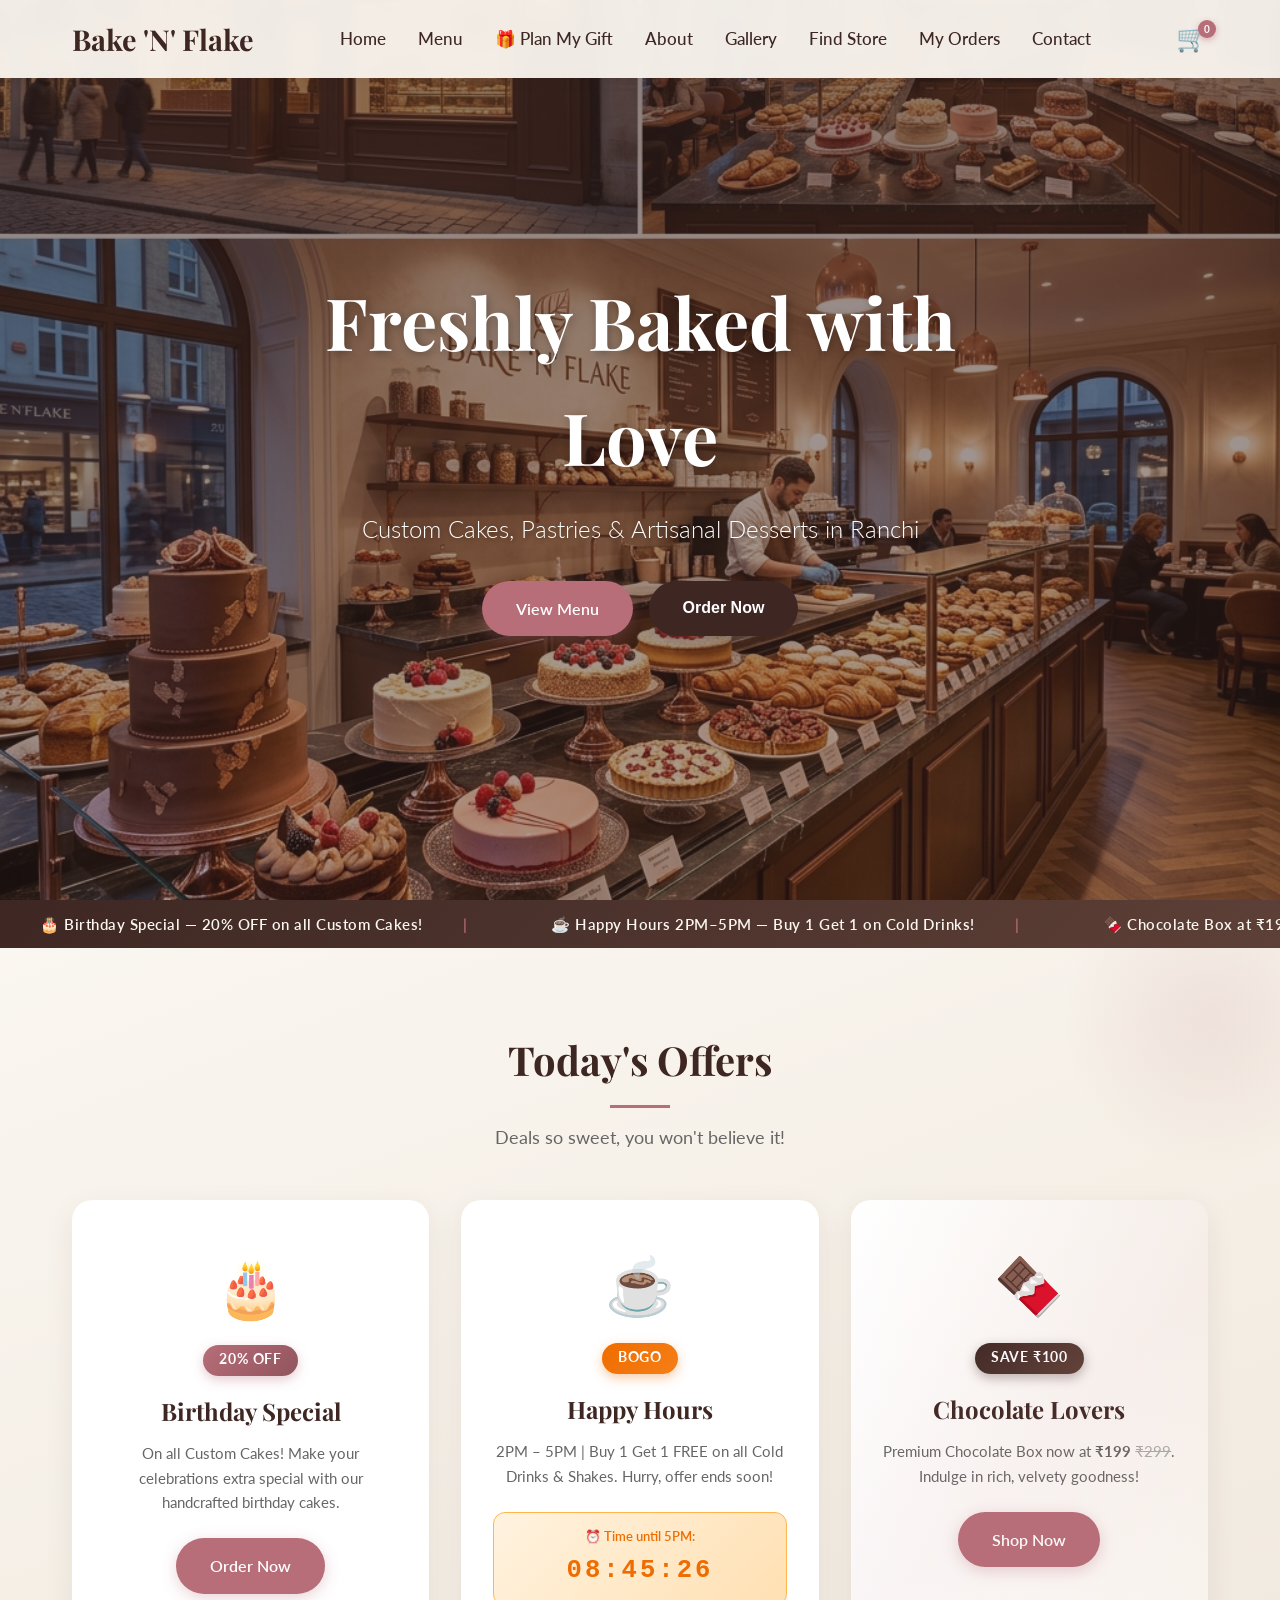
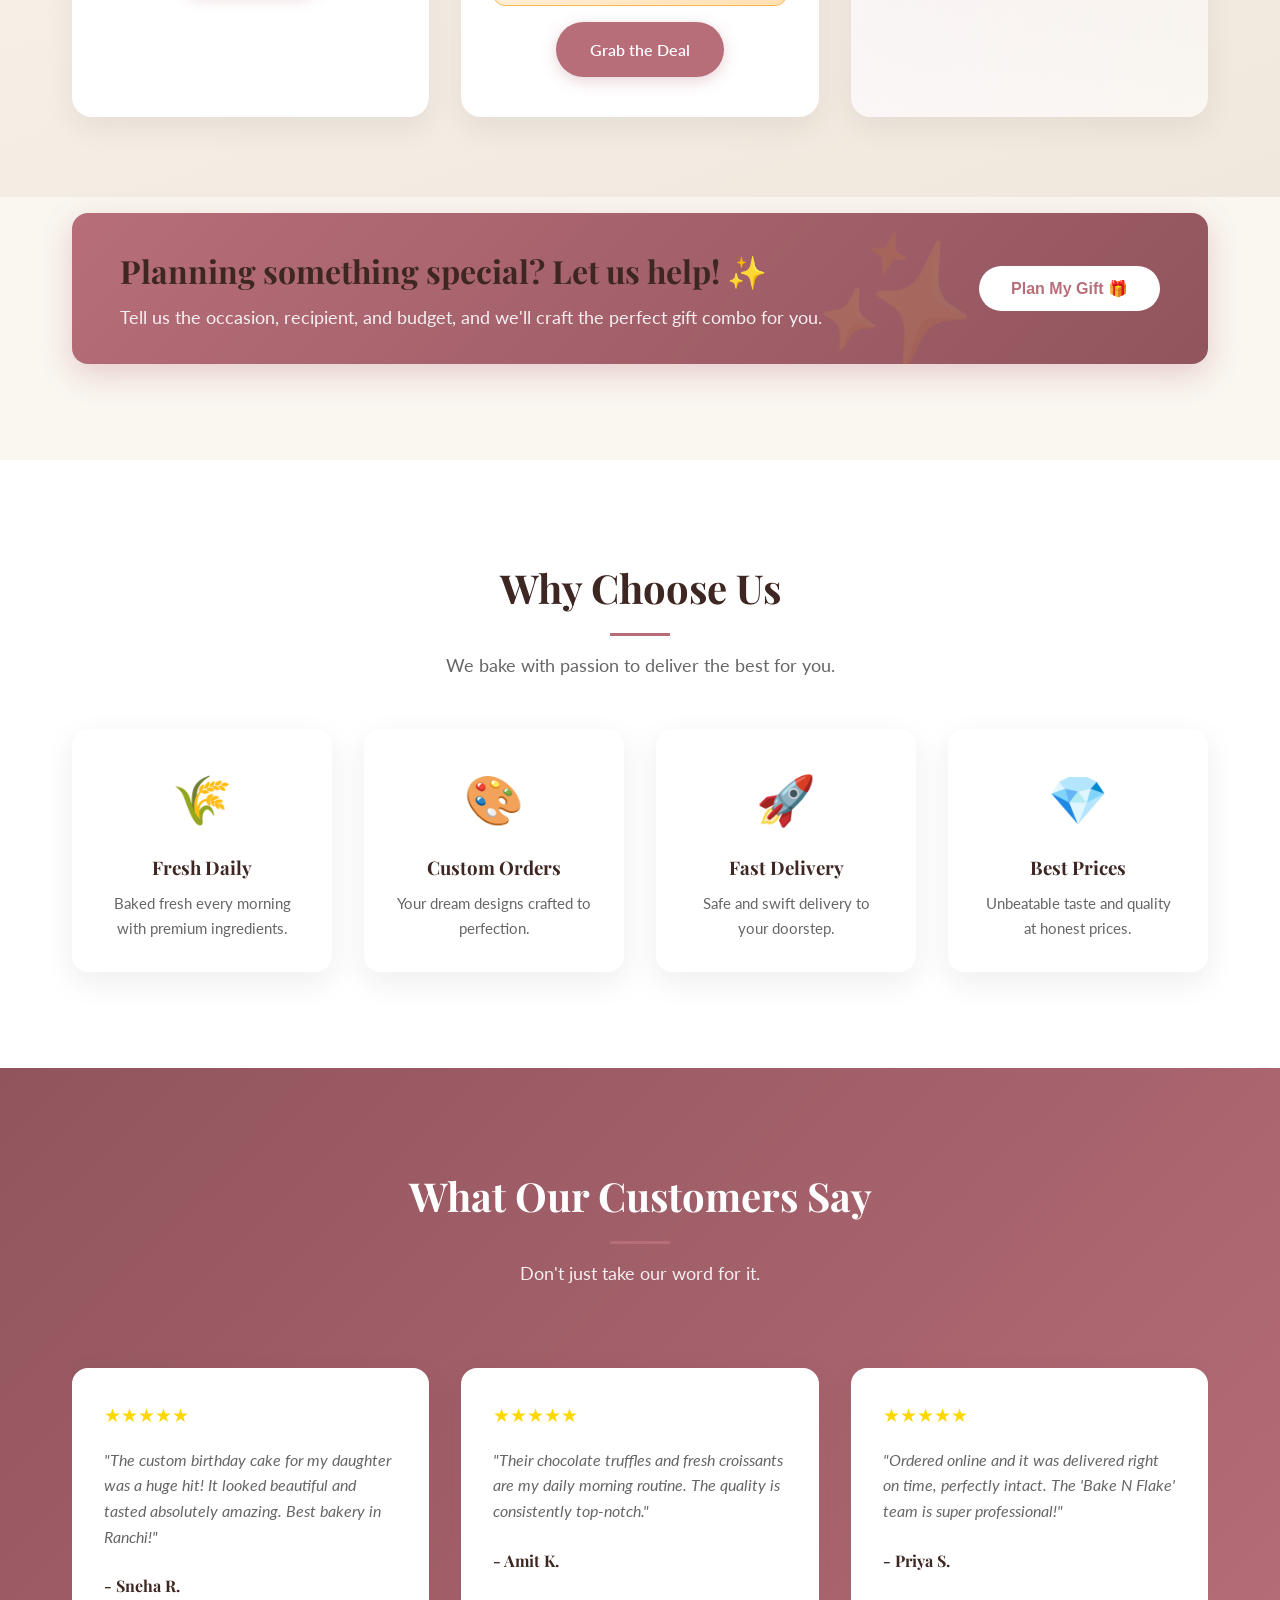
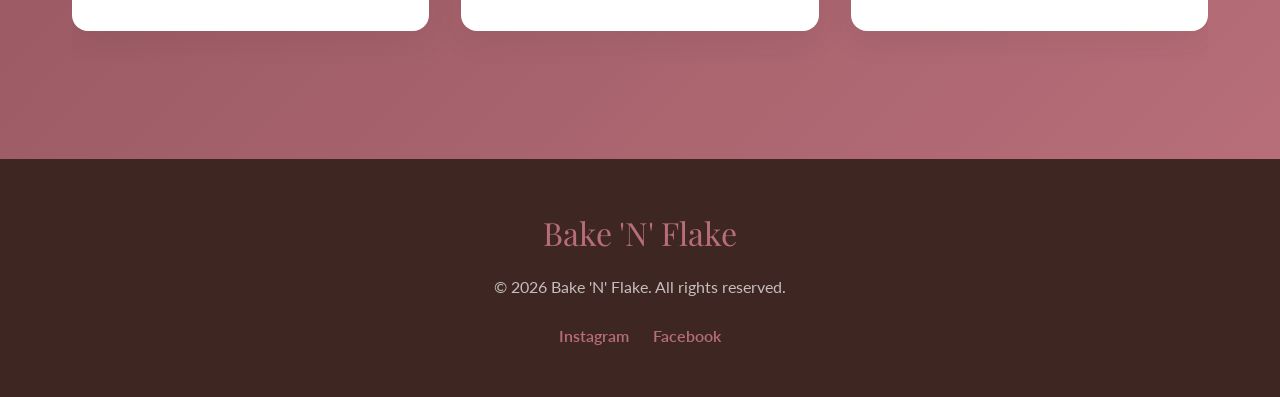
<file: index.html>
<!DOCTYPE html>
<html lang="en">
<head>
    <meta charset="UTF-8">
    <meta name="viewport" content="width=device-width, initial-scale=1.0">
    <meta name="description" content="Bake 'N' Flake - Your local bakery at Bariatu Housing Colony, Ranchi. Offering premium cakes, pastries, chocolates, and desserts.">
    <title>Bake 'N' Flake | Premium Bakery in Ranchi</title>
    <link rel="icon" href="data:image/svg+xml,<svg xmlns=%22http://www.w3.org/2000/svg%22 viewBox=%220 0 100 100%22><text y=%22.9em%22 font-size=%2290%22>🎂</text></svg>">
    <link rel="stylesheet" href="style.css">
    <link rel="preconnect" href="https://fonts.googleapis.com">
    <link rel="preconnect" href="https://fonts.gstatic.com" crossorigin>
    <link href="https://fonts.googleapis.com/css2?family=Lato:wght@300;400;700&family=Playfair+Display:ital,wght@0,400;0,600;0,700;1,400&display=swap" rel="stylesheet">
</head>
<body>
    <!-- Preloader -->
    <div id="preloader">
        <div class="loader-content">
            <span class="loader-icon">🎂</span>
            <h2>Bake 'N' Flake</h2>
        </div>
    </div>

    <!-- Navbar -->
    <nav id="navbar" class="sticky-nav">
        <div class="nav-container">
            <div class="logo">
                <a href="#home">Bake 'N' Flake</a>
            </div>
            <ul class="nav-links">
                <li><a href="index.html" class="active">Home</a></li>
                <li><a href="menu.html">Menu</a></li>
                <li><a href="#" onclick="openGiftPlanner(event)">🎁 Plan My Gift</a></li>
                <li><a href="about.html">About</a></li>
                <li><a href="gallery.html">Gallery</a></li>
                <li><a href="stores.html">Find Store</a></li>
                <li><a href="orders.html">My Orders</a></li>
                <li><a href="contact.html">Contact</a></li>
            </ul>
            <div class="nav-actions">
                <!-- Cart Icon -->
                <button class="cart-icon-btn" id="cartIconBtn" onclick="toggleCartSidebar()" aria-label="Open Cart">
                    🛒
                    <span class="cart-badge" id="cartBadge">0</span>
                </button>
                <div class="hamburger" id="hamburger">
                    <span></span>
                    <span></span>
                    <span></span>
                </div>
            </div>
        </div>
    </nav>

    <!-- Cart Sidebar -->
    <div class="cart-sidebar-overlay" id="cartSidebarOverlay" onclick="toggleCartSidebar()"></div>
    <div class="cart-sidebar" id="cartSidebar">
        <div class="cart-sidebar-header">
            <h3>🛒 Your Cart</h3>
            <button class="cart-sidebar-close" onclick="toggleCartSidebar()">&times;</button>
        </div>
        <div class="cart-sidebar-items" id="cartSidebarItems">
            <div class="cart-empty-msg">Your cart is empty 🍰</div>
        </div>
        <div class="cart-sidebar-footer">
            <div class="cart-sidebar-total">
                Total: <span id="cartSidebarTotal">₹0</span>
            </div>
            <button class="btn primary-btn" style="width:100%;margin-top:1rem;" onclick="toggleCartSidebar(); openOrderModal();">Proceed to Order</button>
        </div>
    </div>

    <!-- Home Section -->
    <header id="home" class="hero-section">
        <div class="hero-content">
            <h1 class="hero-title">Freshly Baked with Love</h1>
            <p class="hero-subtitle">Custom Cakes, Pastries &amp; Artisanal Desserts in Ranchi</p>
            <div class="hero-buttons">
                <a href="menu.html" class="btn primary-btn">View Menu</a>
                <button onclick="openOrderModal()" class="btn order-btn">Order Now</button>
            </div>
        </div>
    </header>

    <!-- ============================================ -->
    <!-- DISCOUNT BANNERS SECTION -->
    <!-- ============================================ -->

    <!-- Offer Marquee -->
    <div class="offer-marquee-wrap">
        <div class="offer-marquee">
            <div class="marquee-track" id="marqueeTrack">
                <span>🎂 Birthday Special — 20% OFF on all Custom Cakes!</span>
                <span>☕ Happy Hours 2PM–5PM — Buy 1 Get 1 on Cold Drinks!</span>
                <span>🍫 Chocolate Box at ₹199 instead of ₹299 — Limited Time!</span>
                <span>🥐 Fresh Pastries baked every morning — Order by 9AM!</span>
                <span>🚀 Free Delivery on orders above ₹599!</span>
                <span>🎂 Birthday Special — 20% OFF on all Custom Cakes!</span>
                <span>☕ Happy Hours 2PM–5PM — Buy 1 Get 1 on Cold Drinks!</span>
                <span>🍫 Chocolate Box at ₹199 instead of ₹299 — Limited Time!</span>
                <span>🥐 Fresh Pastries baked every morning — Order by 9AM!</span>
                <span>🚀 Free Delivery on orders above ₹599!</span>
            </div>
        </div>
    </div>

    <!-- Discount Cards Section -->
    <section class="discount-section">
        <div class="container">
            <h2 class="section-title">Today's Offers</h2>
            <p class="section-desc">Deals so sweet, you won't believe it!</p>
            <div class="discount-cards-grid">

                <!-- Card 1: Birthday Special — Pulse -->
                <div class="discount-card pulse-card" id="birthdayCard">
                    <div class="discount-sparkles">
                        <span class="sparkle s1">✨</span>
                        <span class="sparkle s2">⭐</span>
                        <span class="sparkle s3">✨</span>
                    </div>
                    <div class="discount-emoji">🎂</div>
                    <div class="discount-badge">20% OFF</div>
                    <h3>Birthday Special</h3>
                    <p>On all Custom Cakes! Make your celebrations extra special with our handcrafted birthday cakes.</p>
                    <div class="discount-action">
                        <a href="#menu" class="btn primary-btn">Order Now</a>
                    </div>
                </div>

                <!-- Card 2: Happy Hours — Bounce + Countdown -->
                <div class="discount-card bounce-card" id="happyHoursCard">
                    <div class="discount-sparkles">
                        <span class="sparkle s1">🌟</span>
                        <span class="sparkle s2">⚡</span>
                        <span class="sparkle s3">🌟</span>
                    </div>
                    <div class="discount-emoji">☕</div>
                    <div class="discount-badge bogo-badge">BOGO</div>
                    <h3>Happy Hours</h3>
                    <p>2PM – 5PM | Buy 1 Get 1 FREE on all Cold Drinks &amp; Shakes. Hurry, offer ends soon!</p>
                    <div class="happy-hours-timer">
                        <div class="timer-label">⏰ Time until 5PM:</div>
                        <div class="timer-display" id="happyHoursTimer">00:00:00</div>
                    </div>
                    <div class="discount-action">
                        <a href="#menu" class="btn primary-btn">Grab the Deal</a>
                    </div>
                </div>

                <!-- Card 3: Chocolate Lovers — Shimmer/Glow -->
                <div class="discount-card shimmer-card" id="chocoCard">
                    <div class="discount-sparkles">
                        <span class="sparkle s1">💎</span>
                        <span class="sparkle s2">✨</span>
                        <span class="sparkle s3">💎</span>
                    </div>
                    <div class="discount-emoji">🍫</div>
                    <div class="discount-badge choco-badge">SAVE ₹100</div>
                    <h3>Chocolate Lovers</h3>
                    <p>Premium Chocolate Box now at <strong>₹199</strong> <del style="color:#aaa;">₹299</del>. Indulge in rich, velvety goodness!</p>
                    <div class="discount-action">
                        <a href="#menu" class="btn primary-btn">Shop Now</a>
                    </div>
                </div>
            </div>
        </div>
    </section>

    <!-- Gift Planner Banner -->
    <section class="section reveal" style="padding-top: 1rem;">
        <div class="container">
            <div class="gift-planner-banner" onclick="openGiftPlanner(event)">
                <div class="gpb-content">
                    <h2>Planning something special? Let us help! ✨</h2>
                    <p>Tell us the occasion, recipient, and budget, and we'll craft the perfect gift combo for you.</p>
                </div>
                <div class="gpb-action">
                    <button class="btn secondary-btn" style="background: var(--white); color: var(--rose-gold); border: none;">Plan My Gift 🎁</button>
                </div>
            </div>
        </div>
    </section>

    <!-- Why Choose Us -->
    <section class="section bg-light reveal">
        <div class="container">
            <h2 class="section-title">Why Choose Us</h2>
            <p class="section-desc">We bake with passion to deliver the best for you.</p>
            <div class="features-grid" style="display: grid; grid-template-columns: repeat(auto-fit, minmax(220px, 1fr)); gap: 2rem; margin-top: 2.5rem; text-align: center;">
                <div class="feature-card bounce-card" style="background: var(--white); padding: 2rem; border-radius: 16px; box-shadow: var(--shadow-soft);">
                    <div style="font-size: 3rem; margin-bottom: 1rem;">🌾</div>
                    <h3 style="color: var(--chocolate); margin-bottom: 0.5rem; font-family: var(--font-heading);">Fresh Daily</h3>
                    <p style="color: var(--text-muted); font-size: 0.95rem;">Baked fresh every morning with premium ingredients.</p>
                </div>
                <div class="feature-card bounce-card" style="background: var(--white); padding: 2rem; border-radius: 16px; box-shadow: var(--shadow-soft); transition-delay: 0.1s;">
                    <div style="font-size: 3rem; margin-bottom: 1rem;">🎨</div>
                    <h3 style="color: var(--chocolate); margin-bottom: 0.5rem; font-family: var(--font-heading);">Custom Orders</h3>
                    <p style="color: var(--text-muted); font-size: 0.95rem;">Your dream designs crafted to perfection.</p>
                </div>
                <div class="feature-card bounce-card" style="background: var(--white); padding: 2rem; border-radius: 16px; box-shadow: var(--shadow-soft); transition-delay: 0.2s;">
                    <div style="font-size: 3rem; margin-bottom: 1rem;">🚀</div>
                    <h3 style="color: var(--chocolate); margin-bottom: 0.5rem; font-family: var(--font-heading);">Fast Delivery</h3>
                    <p style="color: var(--text-muted); font-size: 0.95rem;">Safe and swift delivery to your doorstep.</p>
                </div>
                <div class="feature-card bounce-card" style="background: var(--white); padding: 2rem; border-radius: 16px; box-shadow: var(--shadow-soft); transition-delay: 0.3s;">
                    <div style="font-size: 3rem; margin-bottom: 1rem;">💎</div>
                    <h3 style="color: var(--chocolate); margin-bottom: 0.5rem; font-family: var(--font-heading);">Best Prices</h3>
                    <p style="color: var(--text-muted); font-size: 0.95rem;">Unbeatable taste and quality at honest prices.</p>
                </div>
            </div>
        </div>
    </section>

    <!-- Testimonials Section -->
    <section class="section reveal" style="background: linear-gradient(135deg, var(--rose-gold-dark), var(--rose-gold)); color: var(--white);">
        <div class="container">
            <h2 class="section-title" style="color: var(--white);">What Our Customers Say</h2>
            <p class="section-desc" style="color: rgba(255,255,255,0.9);">Don't just take our word for it.</p>
            <div class="testimonials-carousel" style="display: flex; gap: 2rem; overflow-x: auto; padding: 2rem 0; scroll-snap-type: x mandatory;">
                <!-- Review 1 -->
                <div class="review-card" style="background: var(--white); color: var(--chocolate); padding: 2rem; border-radius: 16px; min-width: 300px; flex: 1; scroll-snap-align: start; box-shadow: var(--shadow-soft);">
                    <div style="color: #FFD700; font-size: 1.2rem; margin-bottom: 1rem;">★★★★★</div>
                    <p style="font-style: italic; margin-bottom: 1.5rem; color: var(--text-muted);">"The custom birthday cake for my daughter was a huge hit! It looked beautiful and tasted absolutely amazing. Best bakery in Ranchi!"</p>
                    <h4 style="font-family: var(--font-heading);">- Sneha R.</h4>
                </div>
                <!-- Review 2 -->
                <div class="review-card" style="background: var(--white); color: var(--chocolate); padding: 2rem; border-radius: 16px; min-width: 300px; flex: 1; scroll-snap-align: start; box-shadow: var(--shadow-soft);">
                    <div style="color: #FFD700; font-size: 1.2rem; margin-bottom: 1rem;">★★★★★</div>
                    <p style="font-style: italic; margin-bottom: 1.5rem; color: var(--text-muted);">"Their chocolate truffles and fresh croissants are my daily morning routine. The quality is consistently top-notch."</p>
                    <h4 style="font-family: var(--font-heading);">- Amit K.</h4>
                </div>
                <!-- Review 3 -->
                <div class="review-card" style="background: var(--white); color: var(--chocolate); padding: 2rem; border-radius: 16px; min-width: 300px; flex: 1; scroll-snap-align: start; box-shadow: var(--shadow-soft);">
                    <div style="color: #FFD700; font-size: 1.2rem; margin-bottom: 1rem;">★★★★★</div>
                    <p style="font-style: italic; margin-bottom: 1.5rem; color: var(--text-muted);">"Ordered online and it was delivered right on time, perfectly intact. The 'Bake N Flake' team is super professional!"</p>
                    <h4 style="font-family: var(--font-heading);">- Priya S.</h4>
                </div>
            </div>
        </div>
    </section>

    <!-- Footer -->
    <footer class="footer">
        <div class="container">
            <div class="footer-content">
                <div class="footer-logo">Bake 'N' Flake</div>
                <p>&copy; 2026 Bake 'N' Flake. All rights reserved.</p>
                <div class="social-links">
                    <a href="#">Instagram</a>
                    <a href="#">Facebook</a>
                </div>
            </div>
        </div>
    </footer>

    <!-- Order Modal -->
    <div id="orderModal" class="modal-overlay">
        <div class="modal-container">
            <button class="close-modal" onclick="closeOrderModal()">&times;</button>
            <div class="modal-header">
                <h2>Place Your Order</h2>
                <div class="progress-bar">
                    <div class="progress-step active" id="step1-indicator">1</div>
                    <div class="progress-line"></div>
                    <div class="progress-step" id="step2-indicator">2</div>
                    <div class="progress-line"></div>
                    <div class="progress-step" id="step3-indicator">3</div>
                    <div class="progress-line"></div>
                    <div class="progress-step" id="step4-indicator">4</div>
                </div>
            </div>
            <form id="orderForm" onsubmit="submitOrder(event)">
                <!-- Step 1 -->
                <div class="form-step active" id="step1">
                    <h3>Step 1: Your Details</h3>
                    <div class="input-group">
                        <input type="text" id="orderName" required placeholder="Full Name">
                    </div>
                    <div class="input-group">
                        <input type="tel" id="orderPhone" required placeholder="Phone Number">
                    </div>
                    <div class="input-group">
                        <input type="email" id="orderEmail" placeholder="Email (optional)">
                    </div>
                    <div class="modal-footer">
                        <button type="button" class="btn primary-btn" onclick="nextStep(2)">Next</button>
                    </div>
                </div>

                <!-- Step 2 -->
                <div class="form-step" id="step2">
                    <h3>Step 2: Order Details</h3>
                    <div class="cart-list" id="cartList">
                        <!-- Populated by JS -->
                    </div>
                    <hr class="divider">
                    <div class="order-summary">
                        <div id="summaryItems">No items selected</div>
                        <h4 class="total-price" id="totalPrice">Total: ₹0</h4>
                    </div>
                    <div class="checkbox-group mt-1">
                        <label><input type="checkbox" value="Extra Cheese Frosting"> Extra Cheese Frosting</label>
                        <label><input type="checkbox" value="Extra Chocolate Drizzle"> Extra Chocolate Drizzle</label>
                        <label><input type="checkbox" value="Sugar-Free Option"> Sugar-Free Option</label>
                        <label><input type="checkbox" value="Special Message"> Special Message on Cake</label>
                    </div>
                    <div class="input-group mt-1">
                        <textarea id="orderInstructions" rows="2" placeholder="Special Instructions (Optional)"></textarea>
                    </div>
                    <div class="modal-footer">
                        <button type="button" class="btn secondary-btn" onclick="prevStep(1)">Back</button>
                        <button type="button" class="btn primary-btn" onclick="nextStep(3)">Next</button>
                    </div>
                </div>

                <!-- Step 3 -->
                <div class="form-step" id="step3">
                    <h3>Step 3: Delivery Preference</h3>
                    <div class="radio-group mt-1">
                        <label><input type="radio" name="deliveryPref" value="pickup" checked onchange="toggleAddress()"> I'll Pick It Up</label>
                        <label><input type="radio" name="deliveryPref" value="delivery" onchange="toggleAddress()"> Home Delivery</label>
                    </div>
                    <div class="input-group hidden" id="addressField">
                        <textarea id="orderAddress" rows="2" placeholder="Delivery Address"></textarea>
                    </div>
                    <div class="input-group date-time-group mt-1">
                        <input type="date" id="orderDate" required>
                        <input type="time" id="orderTime" required>
                    </div>
                    <div class="modal-footer">
                        <button type="button" class="btn secondary-btn" onclick="prevStep(2)">Back</button>
                        <button type="button" class="btn primary-btn" onclick="nextStep(4)">Next</button>
                    </div>
                </div>

                <!-- Step 4: Payment -->
                <div class="form-step" id="step4">
                    <h3>Step 4: Payment</h3>
                    <div class="input-group">
                        <select id="paymentMethod" required onchange="togglePaymentDetails()">
                            <option value="" disabled selected>Select Payment Method...</option>
                            <option value="upi">UPI</option>
                            <option value="netbanking">Net Banking</option>
                            <option value="cod">Cash on Delivery</option>
                        </select>
                    </div>

                    <div id="upiDetails" class="payment-details hidden">
                        <div class="qr-placeholder">
                            <span class="qr-icon">📱</span>
                            <p>Scan to Pay</p>
                        </div>
                        <input type="text" id="upiId" placeholder="Enter UPI ID (e.g. bakenflake@upi)">
                    </div>

                    <div id="netBankingDetails" class="payment-details hidden">
                        <select id="bankSelect">
                            <option value="" disabled selected>Select Bank...</option>
                            <option value="sbi">State Bank of India</option>
                            <option value="hdfc">HDFC Bank</option>
                            <option value="icici">ICICI Bank</option>
                            <option value="axis">Axis Bank</option>
                        </select>
                    </div>

                    <div id="codDetails" class="payment-details hidden">
                        <label><input type="checkbox" id="codConfirm"> I confirm to pay by cash upon delivery.</label>
                    </div>

                    <div class="modal-footer mt-1">
                        <button type="button" class="btn secondary-btn" onclick="prevStep(3)">Back</button>
                        <button type="submit" class="btn primary-btn">Place Order</button>
                    </div>
                </div>

                <!-- Success Message -->
                <div class="form-step" id="successStep">
                    <div class="success-icon">✓</div>
                    <h3>Order Confirmed!</h3>
                    <p id="successOrderId" style="font-weight: bold; margin-bottom: 0.5rem; color: var(--rose-gold);"></p>
                    <p>Your order has been placed successfully. Track it in the My Orders menu.</p>
                    <div class="modal-footer" style="justify-content: center;">
                        <button type="button" class="btn primary-btn" onclick="closeOrderModal()">Close</button>
                    </div>
                </div>
            </form>
        </div>
    </div>

    <!-- My Orders Modal (Removed as we have a dedicated page now) -->

    <script src="script.js"></script>
</body>
</html>
</file>
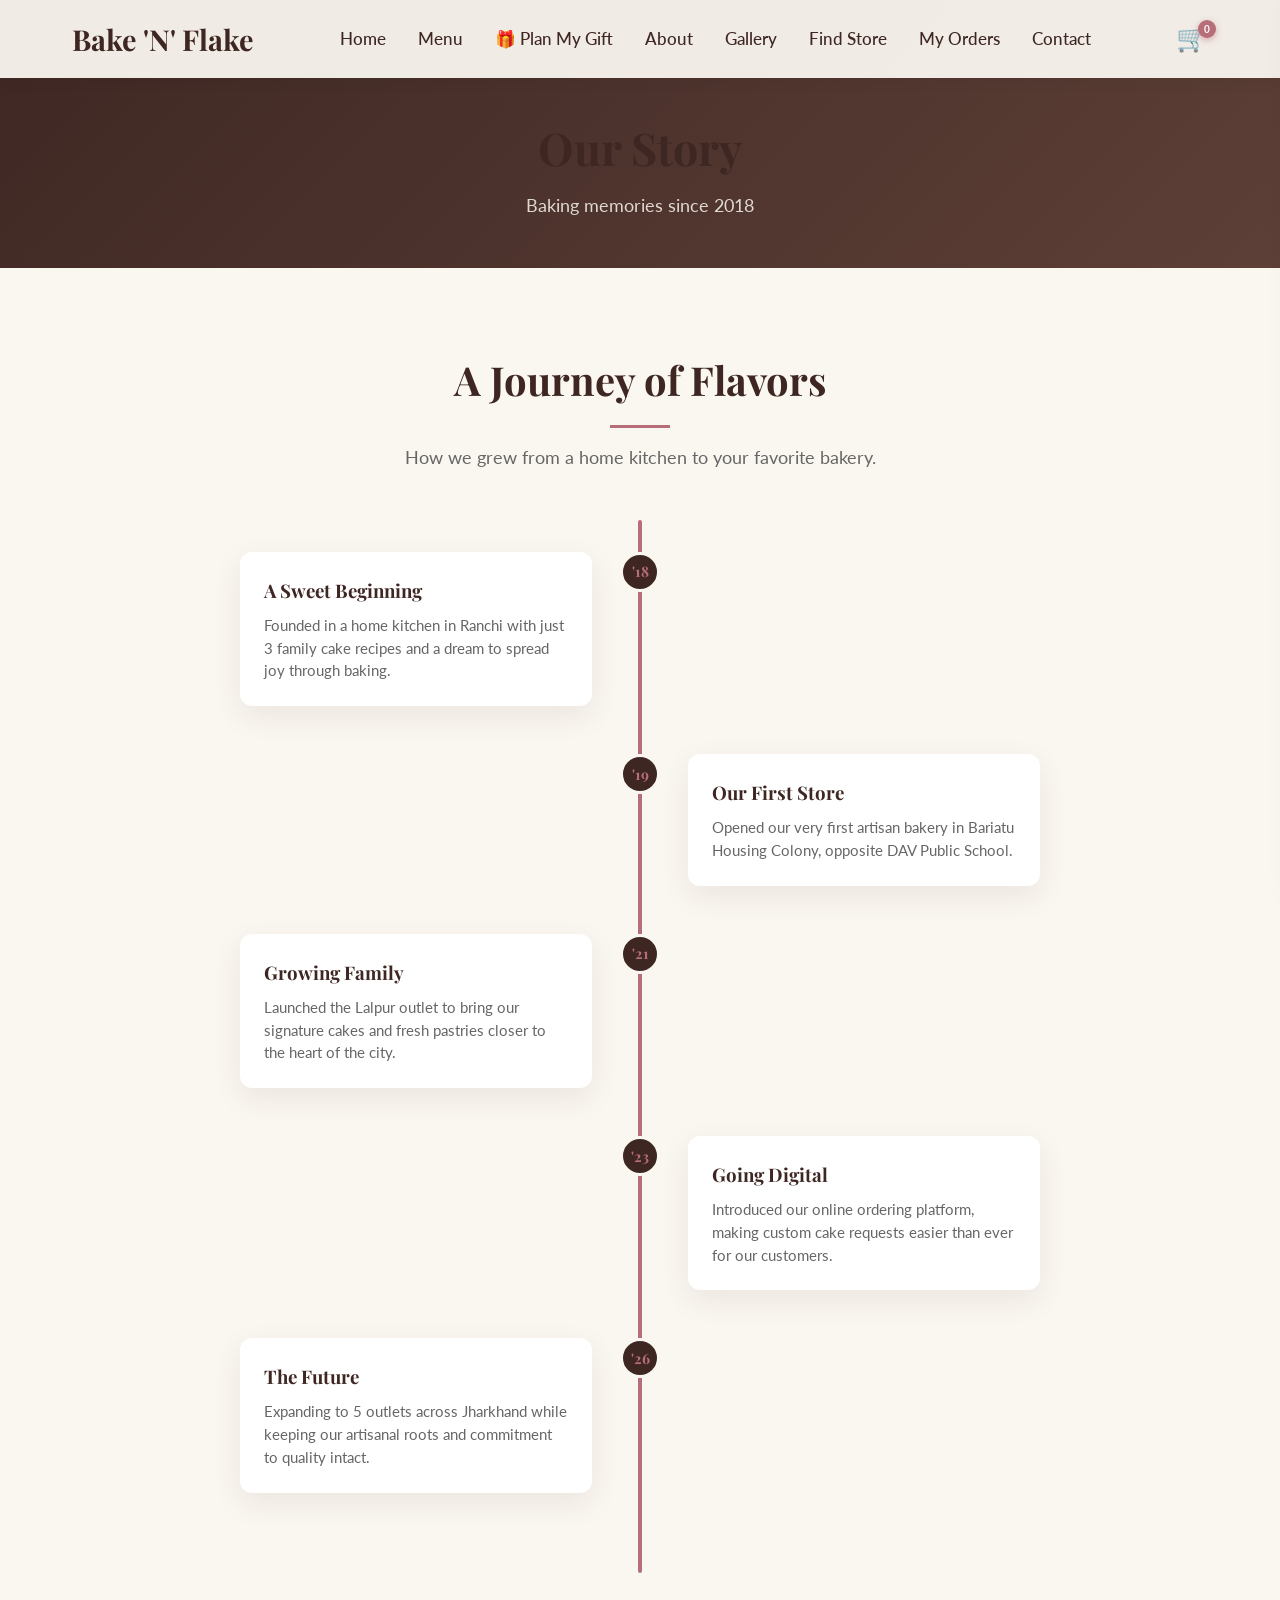
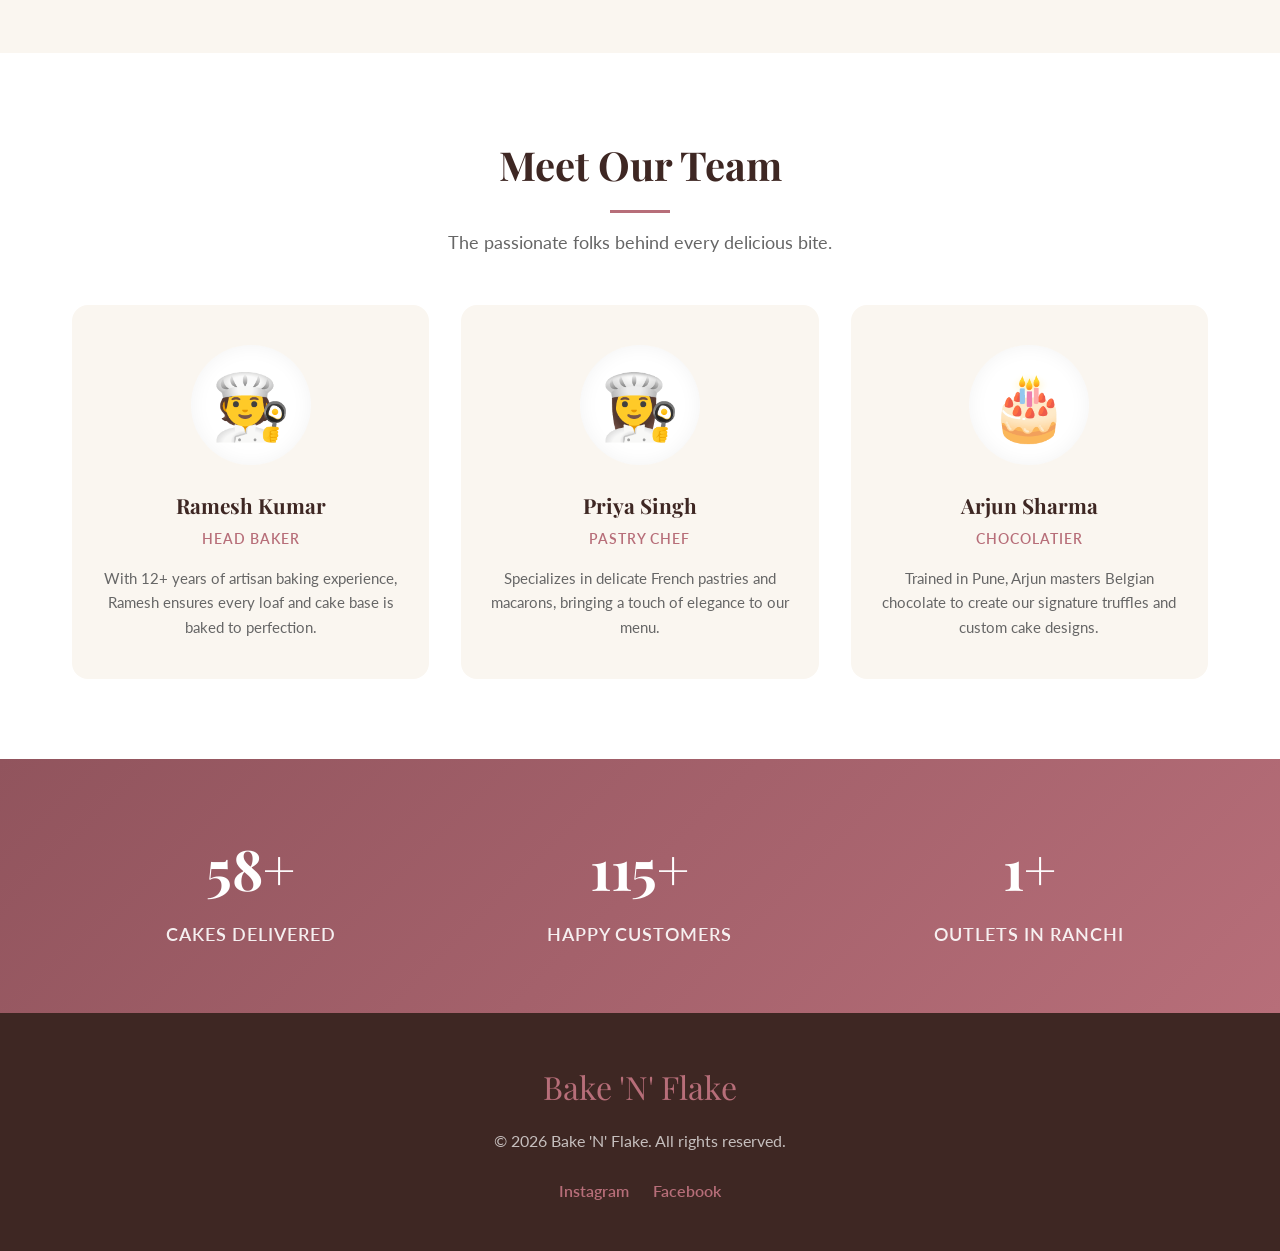
<file: about.html>
<!DOCTYPE html>
<html lang="en">
<head>
    <meta charset="UTF-8">
    <meta name="viewport" content="width=device-width, initial-scale=1.0">
    <meta name="description" content="Learn about Bake 'N' Flake's journey, meet our expert bakers, and see our milestones.">
    <title>About Us | Bake 'N' Flake</title>
    <link rel="icon" href="data:image/svg+xml,<svg xmlns=%22http://www.w3.org/2000/svg%22 viewBox=%220 0 100 100%22><text y=%22.9em%22 font-size=%2290%22>🎂</text></svg>">
    <link rel="stylesheet" href="style.css">
    <link rel="preconnect" href="https://fonts.googleapis.com">
    <link rel="preconnect" href="https://fonts.gstatic.com" crossorigin>
    <link href="https://fonts.googleapis.com/css2?family=Lato:wght@300;400;700&family=Playfair+Display:ital,wght@0,400;0,600;0,700;1,400&display=swap" rel="stylesheet">
    <style>
        .page-hero { background: linear-gradient(135deg, var(--chocolate) 0%, var(--chocolate-light) 100%); padding: 7rem 0 3rem; text-align: center; color: var(--cream); }
        .page-hero h1 { font-family: var(--font-heading); font-size: 2.8rem; margin-bottom: 0.5rem; }
        .page-hero p { font-size: 1.1rem; opacity: 0.85; }

        /* Timeline */
        .timeline-section { padding: 5rem 0; background: var(--cream); }
        .timeline { position: relative; max-width: 800px; margin: 0 auto; padding: 2rem 0; }
        .timeline::before { content: ''; position: absolute; left: 50%; top: 0; bottom: 0; width: 4px; background: var(--rose-gold); transform: translateX(-50%); border-radius: 2px; }
        .timeline-item { position: relative; margin-bottom: 3rem; width: 50%; padding-right: 3rem; }
        .timeline-item:nth-child(even) { margin-left: 50%; padding-right: 0; padding-left: 3rem; }
        .timeline-badge { position: absolute; right: -20px; top: 0; width: 40px; height: 40px; background: var(--chocolate); color: var(--rose-gold); border: 3px solid var(--cream); border-radius: 50%; display: flex; align-items: center; justify-content: center; font-weight: bold; font-family: var(--font-heading); font-size: 0.9rem; z-index: 10; }
        .timeline-item:nth-child(even) .timeline-badge { left: -20px; right: auto; }
        .timeline-content { background: var(--white); padding: 1.5rem; border-radius: 12px; box-shadow: var(--shadow-soft); position: relative; }
        .timeline-content h3 { color: var(--chocolate); margin-bottom: 0.5rem; font-family: var(--font-heading); }
        .timeline-content p { color: var(--text-muted); font-size: 0.95rem; line-height: 1.5; }

        @media (max-width: 768px) {
            .timeline::before { left: 30px; }
            .timeline-item, .timeline-item:nth-child(even) { width: 100%; padding-left: 80px; padding-right: 0; margin-left: 0; }
            .timeline-badge, .timeline-item:nth-child(even) .timeline-badge { left: 10px; }
        }

        /* Team */
        .team-section { padding: 5rem 0; background: var(--white); }
        .team-grid { display: grid; grid-template-columns: repeat(auto-fit, minmax(280px, 1fr)); gap: 2rem; margin-top: 3rem; }
        .team-card { text-align: center; background: var(--cream); padding: 2.5rem 1.5rem; border-radius: 16px; transition: transform 0.3s ease, box-shadow 0.3s ease; }
        .team-card:hover { transform: translateY(-8px) scale(1.02); box-shadow: var(--shadow-hover); }
        .team-avatar { width: 120px; height: 120px; background: var(--white); border-radius: 50%; margin: 0 auto 1.5rem; display: flex; align-items: center; justify-content: center; font-size: 4rem; box-shadow: inset 0 0 20px rgba(0,0,0,0.05); }
        .team-name { color: var(--chocolate); font-family: var(--font-heading); font-size: 1.3rem; margin-bottom: 0.3rem; }
        .team-role { color: var(--rose-gold); font-weight: 600; font-size: 0.9rem; margin-bottom: 1rem; text-transform: uppercase; letter-spacing: 1px; }
        .team-desc { color: var(--text-muted); font-size: 0.95rem; }

        /* Stats */
        .stats-section { padding: 4rem 0; background: linear-gradient(135deg, var(--rose-gold-dark), var(--rose-gold)); color: var(--white); }
        .stats-grid { display: grid; grid-template-columns: repeat(3, 1fr); gap: 2rem; text-align: center; }
        .stat-number { font-size: 3.5rem; font-weight: 700; font-family: var(--font-heading); margin-bottom: 0.5rem; }
        .stat-label { font-size: 1.1rem; font-weight: 600; opacity: 0.9; text-transform: uppercase; letter-spacing: 1px; }
        @media (max-width: 600px) { .stats-grid { grid-template-columns: 1fr; } }
    </style>
</head>
<body>
    <div id="preloader"><div class="loader-content"><span class="loader-icon">🎂</span><h2>Bake 'N' Flake</h2></div></div>

    <nav id="navbar" class="sticky-nav">
        <div class="nav-container">
            <div class="logo"><a href="index.html">Bake 'N' Flake</a></div>
            <ul class="nav-links">
                <li><a href="index.html">Home</a></li>
                <li><a href="menu.html">Menu</a></li>
                <li><a href="#" onclick="openGiftPlanner(event)">🎁 Plan My Gift</a></li>
                <li><a href="about.html" class="active">About</a></li>
                <li><a href="gallery.html">Gallery</a></li>
                <li><a href="stores.html">Find Store</a></li>
                <li><a href="orders.html">My Orders</a></li>
                <li><a href="contact.html">Contact</a></li>
            </ul>
            <div class="nav-actions">
                <button class="cart-icon-btn" id="cartIconBtn" onclick="toggleCartSidebar()" aria-label="Open Cart">🛒<span class="cart-badge" id="cartBadge">0</span></button>
                <div class="hamburger" id="hamburger"><span></span><span></span><span></span></div>
            </div>
        </div>
    </nav>

    <div class="cart-sidebar-overlay" id="cartSidebarOverlay" onclick="toggleCartSidebar()"></div>
    <div class="cart-sidebar" id="cartSidebar">
        <div class="cart-sidebar-header"><h3>🛒 Your Cart</h3><button class="cart-sidebar-close" onclick="toggleCartSidebar()">&times;</button></div>
        <div class="cart-sidebar-items" id="cartSidebarItems"><div class="cart-empty-msg">Your cart is empty 🍰</div></div>
        <div class="cart-sidebar-footer">
            <div class="cart-sidebar-total">Total: <span id="cartSidebarTotal">₹0</span></div>
            <button class="btn primary-btn" style="width:100%;margin-top:1rem;" onclick="toggleCartSidebar(); openOrderModal();">Proceed to Order</button>
        </div>
    </div>

    <section class="page-hero">
        <h1>Our Story</h1>
        <p>Baking memories since 2018</p>
    </section>

    <!-- Timeline Section -->
    <section class="timeline-section reveal">
        <div class="container">
            <div class="text-center" style="margin-bottom: 3rem;">
                <h2 class="section-title">A Journey of Flavors</h2>
                <p class="section-desc">How we grew from a home kitchen to your favorite bakery.</p>
            </div>
            <div class="timeline">
                <div class="timeline-item">
                    <div class="timeline-badge">'18</div>
                    <div class="timeline-content">
                        <h3>A Sweet Beginning</h3>
                        <p>Founded in a home kitchen in Ranchi with just 3 family cake recipes and a dream to spread joy through baking.</p>
                    </div>
                </div>
                <div class="timeline-item">
                    <div class="timeline-badge">'19</div>
                    <div class="timeline-content">
                        <h3>Our First Store</h3>
                        <p>Opened our very first artisan bakery in Bariatu Housing Colony, opposite DAV Public School.</p>
                    </div>
                </div>
                <div class="timeline-item">
                    <div class="timeline-badge">'21</div>
                    <div class="timeline-content">
                        <h3>Growing Family</h3>
                        <p>Launched the Lalpur outlet to bring our signature cakes and fresh pastries closer to the heart of the city.</p>
                    </div>
                </div>
                <div class="timeline-item">
                    <div class="timeline-badge">'23</div>
                    <div class="timeline-content">
                        <h3>Going Digital</h3>
                        <p>Introduced our online ordering platform, making custom cake requests easier than ever for our customers.</p>
                    </div>
                </div>
                <div class="timeline-item">
                    <div class="timeline-badge">'26</div>
                    <div class="timeline-content">
                        <h3>The Future</h3>
                        <p>Expanding to 5 outlets across Jharkhand while keeping our artisanal roots and commitment to quality intact.</p>
                    </div>
                </div>
            </div>
        </div>
    </section>

    <!-- Team Section -->
    <section class="team-section reveal">
        <div class="container">
            <div class="text-center">
                <h2 class="section-title">Meet Our Team</h2>
                <p class="section-desc">The passionate folks behind every delicious bite.</p>
            </div>
            <div class="team-grid">
                <div class="team-card">
                    <div class="team-avatar">🧑‍🍳</div>
                    <h3 class="team-name">Ramesh Kumar</h3>
                    <div class="team-role">Head Baker</div>
                    <p class="team-desc">With 12+ years of artisan baking experience, Ramesh ensures every loaf and cake base is baked to perfection.</p>
                </div>
                <div class="team-card">
                    <div class="team-avatar">👩‍🍳</div>
                    <h3 class="team-name">Priya Singh</h3>
                    <div class="team-role">Pastry Chef</div>
                    <p class="team-desc">Specializes in delicate French pastries and macarons, bringing a touch of elegance to our menu.</p>
                </div>
                <div class="team-card">
                    <div class="team-avatar">🎂</div>
                    <h3 class="team-name">Arjun Sharma</h3>
                    <div class="team-role">Chocolatier</div>
                    <p class="team-desc">Trained in Pune, Arjun masters Belgian chocolate to create our signature truffles and custom cake designs.</p>
                </div>
            </div>
        </div>
    </section>

    <!-- Stats Section -->
    <section class="stats-section reveal">
        <div class="container">
            <div class="stats-grid">
                <div class="stat-item">
                    <div class="stat-number" data-target="500">0</div>
                    <div class="stat-label">Cakes Delivered</div>
                </div>
                <div class="stat-item">
                    <div class="stat-number" data-target="1000">0</div>
                    <div class="stat-label">Happy Customers</div>
                </div>
                <div class="stat-item">
                    <div class="stat-number" data-target="3">0</div>
                    <div class="stat-label">Outlets in Ranchi</div>
                </div>
            </div>
        </div>
    </section>

    <!-- Order Modal -->
    <div id="orderModal" class="modal-overlay"><div class="modal-container"><button class="close-modal" onclick="closeOrderModal()">&times;</button><div class="modal-header"><h2>Place Your Order</h2><div class="progress-bar"><div class="progress-step active" id="step1-indicator">1</div><div class="progress-line"></div><div class="progress-step" id="step2-indicator">2</div><div class="progress-line"></div><div class="progress-step" id="step3-indicator">3</div><div class="progress-line"></div><div class="progress-step" id="step4-indicator">4</div></div></div><form id="orderForm" onsubmit="submitOrder(event)"><div class="form-step active" id="step1"><h3>Step 1: Your Details</h3><div class="input-group"><input type="text" id="orderName" required placeholder="Full Name"></div><div class="input-group"><input type="tel" id="orderPhone" required placeholder="Phone Number"></div><div class="input-group"><input type="email" id="orderEmail" placeholder="Email (optional)"></div><div class="modal-footer"><button type="button" class="btn primary-btn" onclick="nextStep(2)">Next</button></div></div><div class="form-step" id="step2"><h3>Step 2: Order Details</h3><div class="cart-list" id="cartList"></div><hr class="divider"><div class="order-summary"><div id="summaryItems">No items selected</div><h4 class="total-price" id="totalPrice">Total: ₹0</h4></div><div class="checkbox-group mt-1"><label><input type="checkbox" value="Extra Cheese Frosting"> Extra Cheese Frosting</label><label><input type="checkbox" value="Extra Chocolate Drizzle"> Extra Chocolate Drizzle</label><label><input type="checkbox" value="Sugar-Free Option"> Sugar-Free Option</label><label><input type="checkbox" value="Special Message"> Special Message on Cake</label></div><div class="input-group mt-1"><textarea id="orderInstructions" rows="2" placeholder="Special Instructions (Optional)"></textarea></div><div class="modal-footer"><button type="button" class="btn secondary-btn" onclick="prevStep(1)">Back</button><button type="button" class="btn primary-btn" onclick="nextStep(3)">Next</button></div></div><div class="form-step" id="step3"><h3>Step 3: Delivery Preference</h3><div class="radio-group mt-1"><label><input type="radio" name="deliveryPref" value="pickup" checked onchange="toggleAddress()"> I'll Pick It Up</label><label><input type="radio" name="deliveryPref" value="delivery" onchange="toggleAddress()"> Home Delivery</label></div><div class="input-group hidden" id="addressField"><textarea id="orderAddress" rows="2" placeholder="Delivery Address"></textarea></div><div class="input-group date-time-group mt-1"><input type="date" id="orderDate" required><input type="time" id="orderTime" required></div><div class="modal-footer"><button type="button" class="btn secondary-btn" onclick="prevStep(2)">Back</button><button type="button" class="btn primary-btn" onclick="nextStep(4)">Next</button></div></div><div class="form-step" id="step4"><h3>Step 4: Payment</h3><div class="input-group"><select id="paymentMethod" required onchange="togglePaymentDetails()"><option value="" disabled selected>Select Payment Method...</option><option value="upi">UPI</option><option value="netbanking">Net Banking</option><option value="cod">Cash on Delivery</option></select></div><div id="upiDetails" class="payment-details hidden"><div class="qr-placeholder"><span class="qr-icon">📱</span><p>Scan to Pay</p></div><input type="text" id="upiId" placeholder="Enter UPI ID (e.g. bakenflake@upi)"></div><div id="netBankingDetails" class="payment-details hidden"><select id="bankSelect"><option value="" disabled selected>Select Bank...</option><option value="sbi">State Bank of India</option><option value="hdfc">HDFC Bank</option><option value="icici">ICICI Bank</option><option value="axis">Axis Bank</option></select></div><div id="codDetails" class="payment-details hidden"><label><input type="checkbox" id="codConfirm"> I confirm to pay by cash upon delivery.</label></div><div class="modal-footer mt-1"><button type="button" class="btn secondary-btn" onclick="prevStep(3)">Back</button><button type="submit" class="btn primary-btn">Place Order</button></div></div><div class="form-step" id="successStep"><div class="success-icon">✓</div><h3>Order Confirmed!</h3><p id="successOrderId" style="font-weight:bold;margin-bottom:.5rem;color:var(--rose-gold);"></p><p>Your order has been placed successfully. Track it in <a href="orders.html">My Orders</a>.</p><div class="modal-footer" style="justify-content:center;"><button type="button" class="btn primary-btn" onclick="closeOrderModal()">Close</button></div></div></form></div></div>

    <footer class="footer"><div class="container"><div class="footer-content"><div class="footer-logo">Bake 'N' Flake</div><p>&copy; 2026 Bake 'N' Flake. All rights reserved.</p><div class="social-links"><a href="#">Instagram</a><a href="#">Facebook</a></div></div></div></footer>

    <script src="script.js"></script>
    <script>
    (function(){
        // Stats counter animation
        const counters = document.querySelectorAll('.stat-number');
        const speed = 200; // lower = faster
        
        const counterObserver = new IntersectionObserver((entries, observer) => {
            entries.forEach(entry => {
                if (entry.isIntersecting) {
                    const target = +entry.target.getAttribute('data-target');
                    const el = entry.target;
                    let count = 0;
                    const inc = target / speed;
                    
                    const updateCount = () => {
                        count += inc;
                        if (count < target) {
                            el.innerText = Math.ceil(count) + "+";
                            requestAnimationFrame(updateCount);
                        } else {
                            el.innerText = target + "+";
                            if(target === 3) el.innerText = target; // Outlets don't need +
                        }
                    };
                    updateCount();
                    observer.unobserve(el);
                }
            });
        }, { threshold: 0.5 });
        
        counters.forEach(counter => {
            counterObserver.observe(counter);
        });
    })();
    </script>
</body>
</html>
</file>
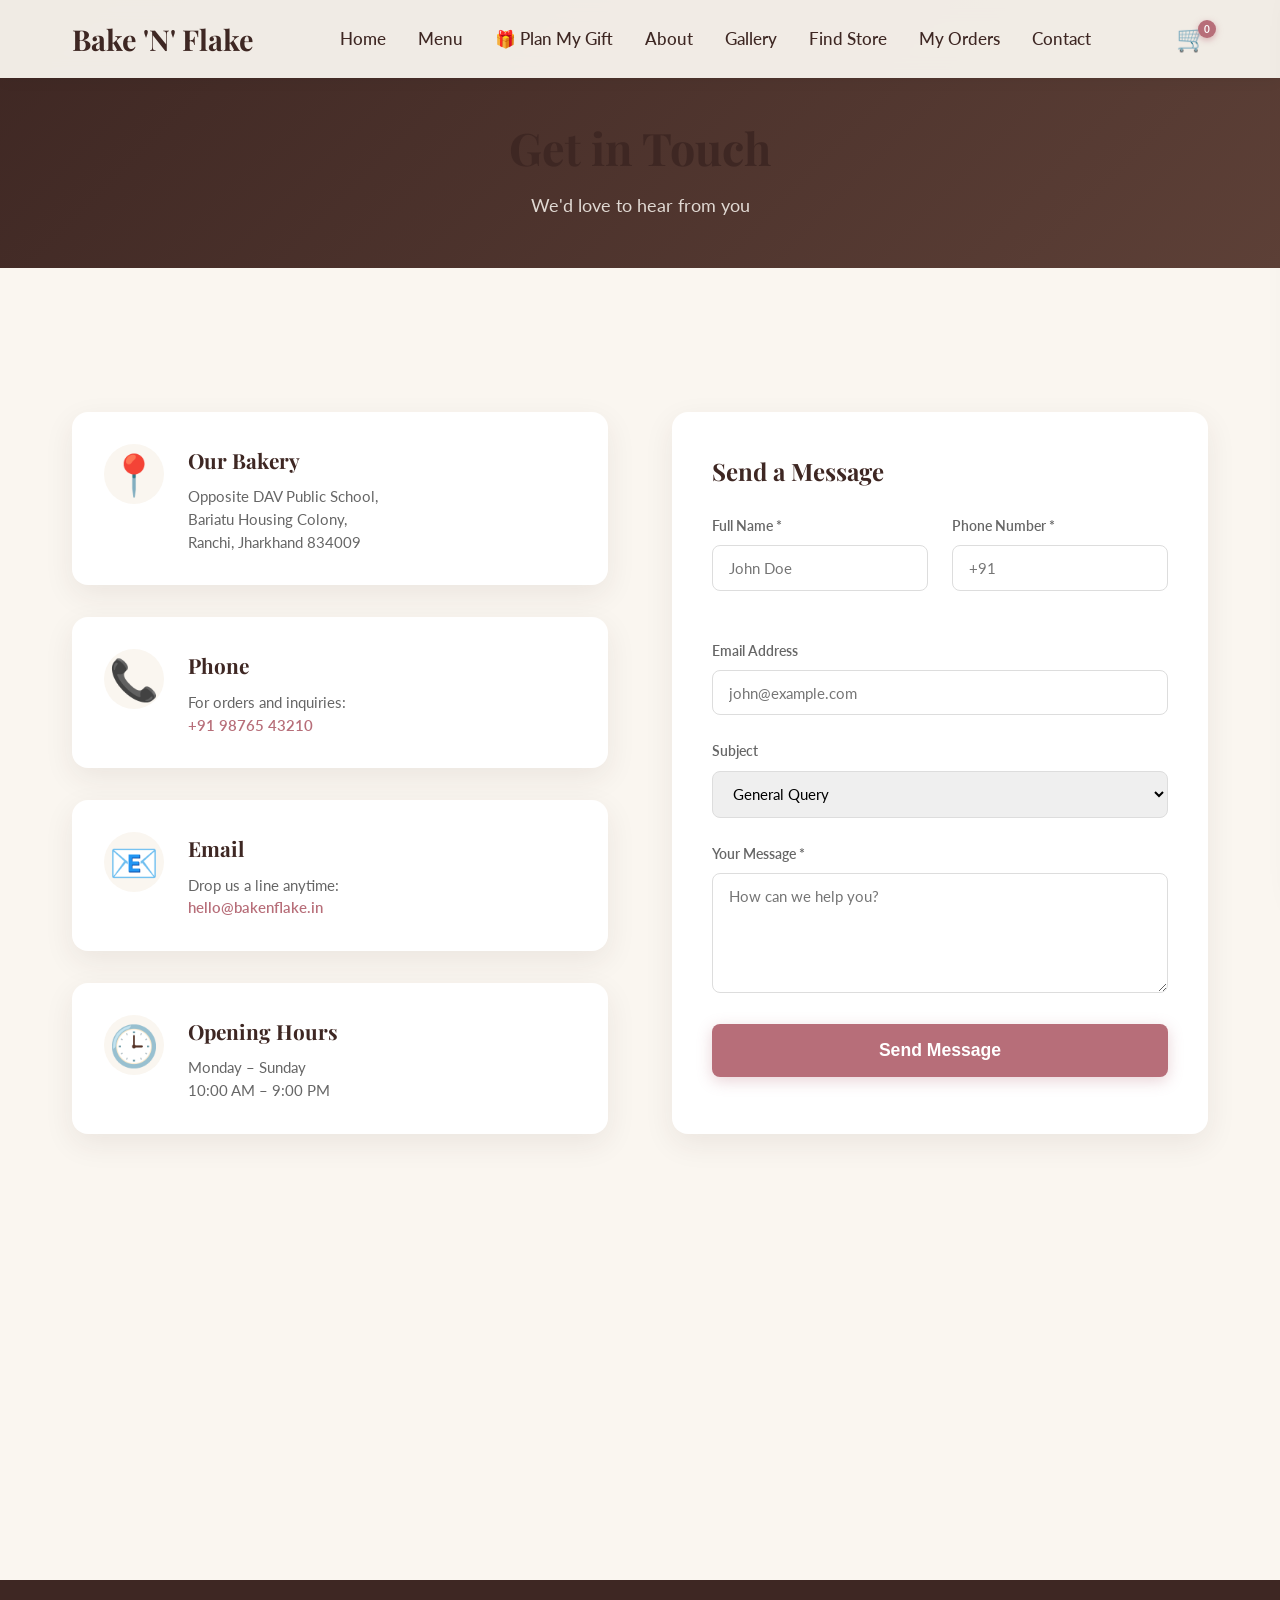
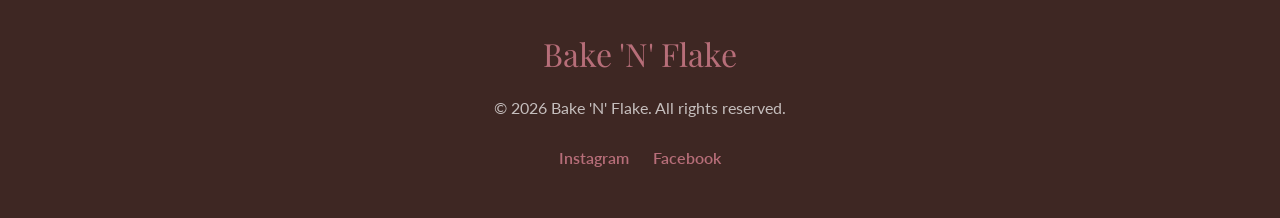
<file: contact.html>
<!DOCTYPE html>
<html lang="en">
<head>
    <meta charset="UTF-8">
    <meta name="viewport" content="width=device-width, initial-scale=1.0">
    <meta name="description" content="Contact Bake 'N' Flake — We'd love to hear from you.">
    <title>Contact Us | Bake 'N' Flake</title>
    <link rel="icon" href="data:image/svg+xml,<svg xmlns=%22http://www.w3.org/2000/svg%22 viewBox=%220 0 100 100%22><text y=%22.9em%22 font-size=%2290%22>🎂</text></svg>">
    <link rel="stylesheet" href="style.css">
    <link rel="preconnect" href="https://fonts.googleapis.com">
    <link rel="preconnect" href="https://fonts.gstatic.com" crossorigin>
    <link href="https://fonts.googleapis.com/css2?family=Lato:wght@300;400;700&family=Playfair+Display:ital,wght@0,400;0,600;0,700;1,400&display=swap" rel="stylesheet">
    <style>
        .page-hero { background: linear-gradient(135deg, var(--chocolate) 0%, var(--chocolate-light) 100%); padding: 7rem 0 3rem; text-align: center; color: var(--cream); }
        .page-hero h1 { font-family: var(--font-heading); font-size: 2.8rem; margin-bottom: 0.5rem; }
        .page-hero p { font-size: 1.1rem; opacity: 0.85; }

        .contact-layout { display: grid; grid-template-columns: 1fr 1fr; gap: 4rem; margin-top: 3rem; }
        
        .contact-info { display: flex; flex-direction: column; gap: 2rem; }
        .info-card { display: flex; gap: 1.5rem; background: var(--white); padding: 2rem; border-radius: 16px; box-shadow: var(--shadow-soft); transition: transform 0.3s ease; }
        .info-card:hover { transform: translateY(-5px); box-shadow: var(--shadow-hover); }
        .info-icon { font-size: 2.5rem; width: 60px; height: 60px; background: var(--cream); display: flex; align-items: center; justify-content: center; border-radius: 50%; color: var(--chocolate); flex-shrink: 0; }
        .info-content h3 { font-family: var(--font-heading); font-size: 1.3rem; color: var(--chocolate); margin-bottom: 0.5rem; }
        .info-content p { color: var(--text-muted); line-height: 1.5; font-size: 0.95rem; }
        .info-content a { color: var(--rose-gold); text-decoration: none; font-weight: 600; }
        .info-content a:hover { text-decoration: underline; }

        .contact-form-container { background: var(--white); padding: 2.5rem; border-radius: 16px; box-shadow: var(--shadow-soft); }
        .contact-form-container h2 { font-family: var(--font-heading); color: var(--chocolate); margin-bottom: 1.5rem; }
        .form-row { display: grid; grid-template-columns: 1fr 1fr; gap: 1.5rem; margin-bottom: 1.5rem; }
        .form-group { margin-bottom: 1.5rem; }
        .form-group label { display: block; font-weight: 600; color: var(--text-muted); margin-bottom: 0.5rem; font-size: 0.9rem; }
        .form-control { width: 100%; padding: 0.8rem 1rem; border: 1px solid #ddd; border-radius: 8px; font-family: var(--font-body); font-size: 0.95rem; transition: border-color 0.3s ease, box-shadow 0.3s ease; }
        .form-control:focus { outline: none; border-color: var(--rose-gold); box-shadow: 0 0 0 3px rgba(183,110,121,0.1); }
        textarea.form-control { resize: vertical; min-height: 120px; }
        .submit-btn { width: 100%; padding: 1rem; font-size: 1.1rem; border-radius: 8px; }

        .form-success-msg { display: none; background: #E8F5E9; color: #2E7D32; padding: 1rem; border-radius: 8px; text-align: center; font-weight: 600; margin-bottom: 1.5rem; }

        .map-section { margin-top: 4rem; margin-bottom: -4rem; }
        .contact-map-wrapper { width: 100%; height: 350px; overflow: hidden; }
        .contact-map-wrapper iframe { width: 100%; height: 100%; border: 0; }

        @media (max-width: 900px) {
            .contact-layout { grid-template-columns: 1fr; gap: 3rem; }
            .form-row { grid-template-columns: 1fr; gap: 1.5rem; }
            .map-section { margin-bottom: -3rem; }
        }
    </style>
</head>
<body>
    <div id="preloader"><div class="loader-content"><span class="loader-icon">🎂</span><h2>Bake 'N' Flake</h2></div></div>

    <nav id="navbar" class="sticky-nav">
        <div class="nav-container">
            <div class="logo"><a href="index.html">Bake 'N' Flake</a></div>
            <ul class="nav-links">
                <li><a href="index.html">Home</a></li>
                <li><a href="menu.html">Menu</a></li>
                <li><a href="#" onclick="openGiftPlanner(event)">🎁 Plan My Gift</a></li>
                <li><a href="about.html">About</a></li>
                <li><a href="gallery.html">Gallery</a></li>
                <li><a href="stores.html">Find Store</a></li>
                <li><a href="orders.html">My Orders</a></li>
                <li><a href="contact.html" class="active">Contact</a></li>
            </ul>
            <div class="nav-actions">
                <button class="cart-icon-btn" id="cartIconBtn" onclick="toggleCartSidebar()" aria-label="Open Cart">🛒<span class="cart-badge" id="cartBadge">0</span></button>
                <div class="hamburger" id="hamburger"><span></span><span></span><span></span></div>
            </div>
        </div>
    </nav>

    <div class="cart-sidebar-overlay" id="cartSidebarOverlay" onclick="toggleCartSidebar()"></div>
    <div class="cart-sidebar" id="cartSidebar">
        <div class="cart-sidebar-header"><h3>🛒 Your Cart</h3><button class="cart-sidebar-close" onclick="toggleCartSidebar()">&times;</button></div>
        <div class="cart-sidebar-items" id="cartSidebarItems"><div class="cart-empty-msg">Your cart is empty 🍰</div></div>
        <div class="cart-sidebar-footer">
            <div class="cart-sidebar-total">Total: <span id="cartSidebarTotal">₹0</span></div>
            <button class="btn primary-btn" style="width:100%;margin-top:1rem;" onclick="toggleCartSidebar(); openOrderModal();">Proceed to Order</button>
        </div>
    </div>

    <section class="page-hero">
        <h1>Get in Touch</h1>
        <p>We'd love to hear from you</p>
    </section>

    <section class="section reveal">
        <div class="container">
            <div class="contact-layout">
                <!-- Left: Contact Info -->
                <div class="contact-info">
                    <div class="info-card">
                        <div class="info-icon">📍</div>
                        <div class="info-content">
                            <h3>Our Bakery</h3>
                            <p>Opposite DAV Public School,<br>Bariatu Housing Colony,<br>Ranchi, Jharkhand 834009</p>
                        </div>
                    </div>
                    <div class="info-card">
                        <div class="info-icon">📞</div>
                        <div class="info-content">
                            <h3>Phone</h3>
                            <p>For orders and inquiries:<br><a href="tel:+919876543210">+91 98765 43210</a></p>
                        </div>
                    </div>
                    <div class="info-card">
                        <div class="info-icon">📧</div>
                        <div class="info-content">
                            <h3>Email</h3>
                            <p>Drop us a line anytime:<br><a href="mailto:hello@bakenflake.in">hello@bakenflake.in</a></p>
                        </div>
                    </div>
                    <div class="info-card">
                        <div class="info-icon">🕒</div>
                        <div class="info-content">
                            <h3>Opening Hours</h3>
                            <p>Monday – Sunday<br>10:00 AM – 9:00 PM</p>
                        </div>
                    </div>
                </div>

                <!-- Right: Contact Form -->
                <div class="contact-form-container">
                    <h2>Send a Message</h2>
                    <div id="formSuccess" class="form-success-msg">✓ Thanks for reaching out! We'll reply within 24 hours.</div>
                    <form id="contactForm">
                        <div class="form-row">
                            <div class="form-group">
                                <label for="cName">Full Name *</label>
                                <input type="text" id="cName" class="form-control" required placeholder="John Doe">
                            </div>
                            <div class="form-group">
                                <label for="cPhone">Phone Number *</label>
                                <input type="tel" id="cPhone" class="form-control" required placeholder="+91">
                            </div>
                        </div>
                        <div class="form-group">
                            <label for="cEmail">Email Address</label>
                            <input type="email" id="cEmail" class="form-control" placeholder="john@example.com">
                        </div>
                        <div class="form-group">
                            <label for="cSubject">Subject</label>
                            <select id="cSubject" class="form-control">
                                <option value="query">General Query</option>
                                <option value="order">Order Tracking / Issue</option>
                                <option value="custom">Custom Cake Request</option>
                                <option value="feedback">Feedback</option>
                                <option value="other">Other</option>
                            </select>
                        </div>
                        <div class="form-group">
                            <label for="cMessage">Your Message *</label>
                            <textarea id="cMessage" class="form-control" required placeholder="How can we help you?"></textarea>
                        </div>
                        <button type="submit" class="btn primary-btn submit-btn">Send Message</button>
                    </form>
                </div>
            </div>
        </div>
    </section>

    <!-- Map Full Width -->
    <section class="map-section">
        <div class="contact-map-wrapper">
            <iframe src="https://www.google.com/maps/embed?pb=!1m18!1m12!1m3!1d3661.0452342671846!2d85.30843437516857!3d23.37232007901938!2m3!1f0!2f0!3f0!3m2!1i1024!2i768!4f13.1!3m3!1m2!1s0x39f4e10f73d2afb1%3A0x3e6e5a5d2e6b0c3a!2sBariatu%2C%20Ranchi%2C%20Jharkhand!5e0!3m2!1sen!2sin!4v1718600000000!5m2!1sen!2sin" allowfullscreen="" loading="lazy" referrerpolicy="no-referrer-when-downgrade" title="Bake 'N' Flake Store Location Map"></iframe>
        </div>
    </section>

    <footer class="footer"><div class="container"><div class="footer-content"><div class="footer-logo">Bake 'N' Flake</div><p>&copy; 2026 Bake 'N' Flake. All rights reserved.</p><div class="social-links"><a href="#">Instagram</a><a href="#">Facebook</a></div></div></div></footer>

    <!-- Order Modal -->
    <div id="orderModal" class="modal-overlay"><div class="modal-container"><button class="close-modal" onclick="closeOrderModal()">&times;</button><div class="modal-header"><h2>Place Your Order</h2><div class="progress-bar"><div class="progress-step active" id="step1-indicator">1</div><div class="progress-line"></div><div class="progress-step" id="step2-indicator">2</div><div class="progress-line"></div><div class="progress-step" id="step3-indicator">3</div><div class="progress-line"></div><div class="progress-step" id="step4-indicator">4</div></div></div><form id="orderForm" onsubmit="submitOrder(event)"><div class="form-step active" id="step1"><h3>Step 1: Your Details</h3><div class="input-group"><input type="text" id="orderName" required placeholder="Full Name"></div><div class="input-group"><input type="tel" id="orderPhone" required placeholder="Phone Number"></div><div class="input-group"><input type="email" id="orderEmail" placeholder="Email (optional)"></div><div class="modal-footer"><button type="button" class="btn primary-btn" onclick="nextStep(2)">Next</button></div></div><div class="form-step" id="step2"><h3>Step 2: Order Details</h3><div class="cart-list" id="cartList"></div><hr class="divider"><div class="order-summary"><div id="summaryItems">No items selected</div><h4 class="total-price" id="totalPrice">Total: ₹0</h4></div><div class="checkbox-group mt-1"><label><input type="checkbox" value="Extra Cheese Frosting"> Extra Cheese Frosting</label><label><input type="checkbox" value="Extra Chocolate Drizzle"> Extra Chocolate Drizzle</label><label><input type="checkbox" value="Sugar-Free Option"> Sugar-Free Option</label><label><input type="checkbox" value="Special Message"> Special Message on Cake</label></div><div class="input-group mt-1"><textarea id="orderInstructions" rows="2" placeholder="Special Instructions (Optional)"></textarea></div><div class="modal-footer"><button type="button" class="btn secondary-btn" onclick="prevStep(1)">Back</button><button type="button" class="btn primary-btn" onclick="nextStep(3)">Next</button></div></div><div class="form-step" id="step3"><h3>Step 3: Delivery Preference</h3><div class="radio-group mt-1"><label><input type="radio" name="deliveryPref" value="pickup" checked onchange="toggleAddress()"> I'll Pick It Up</label><label><input type="radio" name="deliveryPref" value="delivery" onchange="toggleAddress()"> Home Delivery</label></div><div class="input-group hidden" id="addressField"><textarea id="orderAddress" rows="2" placeholder="Delivery Address"></textarea></div><div class="input-group date-time-group mt-1"><input type="date" id="orderDate" required><input type="time" id="orderTime" required></div><div class="modal-footer"><button type="button" class="btn secondary-btn" onclick="prevStep(2)">Back</button><button type="button" class="btn primary-btn" onclick="nextStep(4)">Next</button></div></div><div class="form-step" id="step4"><h3>Step 4: Payment</h3><div class="input-group"><select id="paymentMethod" required onchange="togglePaymentDetails()"><option value="" disabled selected>Select Payment Method...</option><option value="upi">UPI</option><option value="netbanking">Net Banking</option><option value="cod">Cash on Delivery</option></select></div><div id="upiDetails" class="payment-details hidden"><div class="qr-placeholder"><span class="qr-icon">📱</span><p>Scan to Pay</p></div><input type="text" id="upiId" placeholder="Enter UPI ID (e.g. bakenflake@upi)"></div><div id="netBankingDetails" class="payment-details hidden"><select id="bankSelect"><option value="" disabled selected>Select Bank...</option><option value="sbi">State Bank of India</option><option value="hdfc">HDFC Bank</option><option value="icici">ICICI Bank</option><option value="axis">Axis Bank</option></select></div><div id="codDetails" class="payment-details hidden"><label><input type="checkbox" id="codConfirm"> I confirm to pay by cash upon delivery.</label></div><div class="modal-footer mt-1"><button type="button" class="btn secondary-btn" onclick="prevStep(3)">Back</button><button type="submit" class="btn primary-btn">Place Order</button></div></div><div class="form-step" id="successStep"><div class="success-icon">✓</div><h3>Order Confirmed!</h3><p id="successOrderId" style="font-weight:bold;margin-bottom:.5rem;color:var(--rose-gold);"></p><p>Your order has been placed successfully. Track it in <a href="orders.html">My Orders</a>.</p><div class="modal-footer" style="justify-content:center;"><button type="button" class="btn primary-btn" onclick="closeOrderModal()">Close</button></div></div></form></div></div>

    <script src="script.js"></script>
    <script>
    (function(){
        document.getElementById('contactForm').addEventListener('submit', function(e) {
            e.preventDefault();
            const btn = this.querySelector('button[type="submit"]');
            btn.textContent = 'Sending...';
            btn.disabled = true;
            
            setTimeout(() => {
                document.getElementById('formSuccess').style.display = 'block';
                this.reset();
                btn.textContent = 'Send Message';
                btn.disabled = false;
                
                setTimeout(() => {
                    document.getElementById('formSuccess').style.display = 'none';
                }, 5000);
            }, 800);
        });
    })();
    </script>
</body>
</html>
</file>
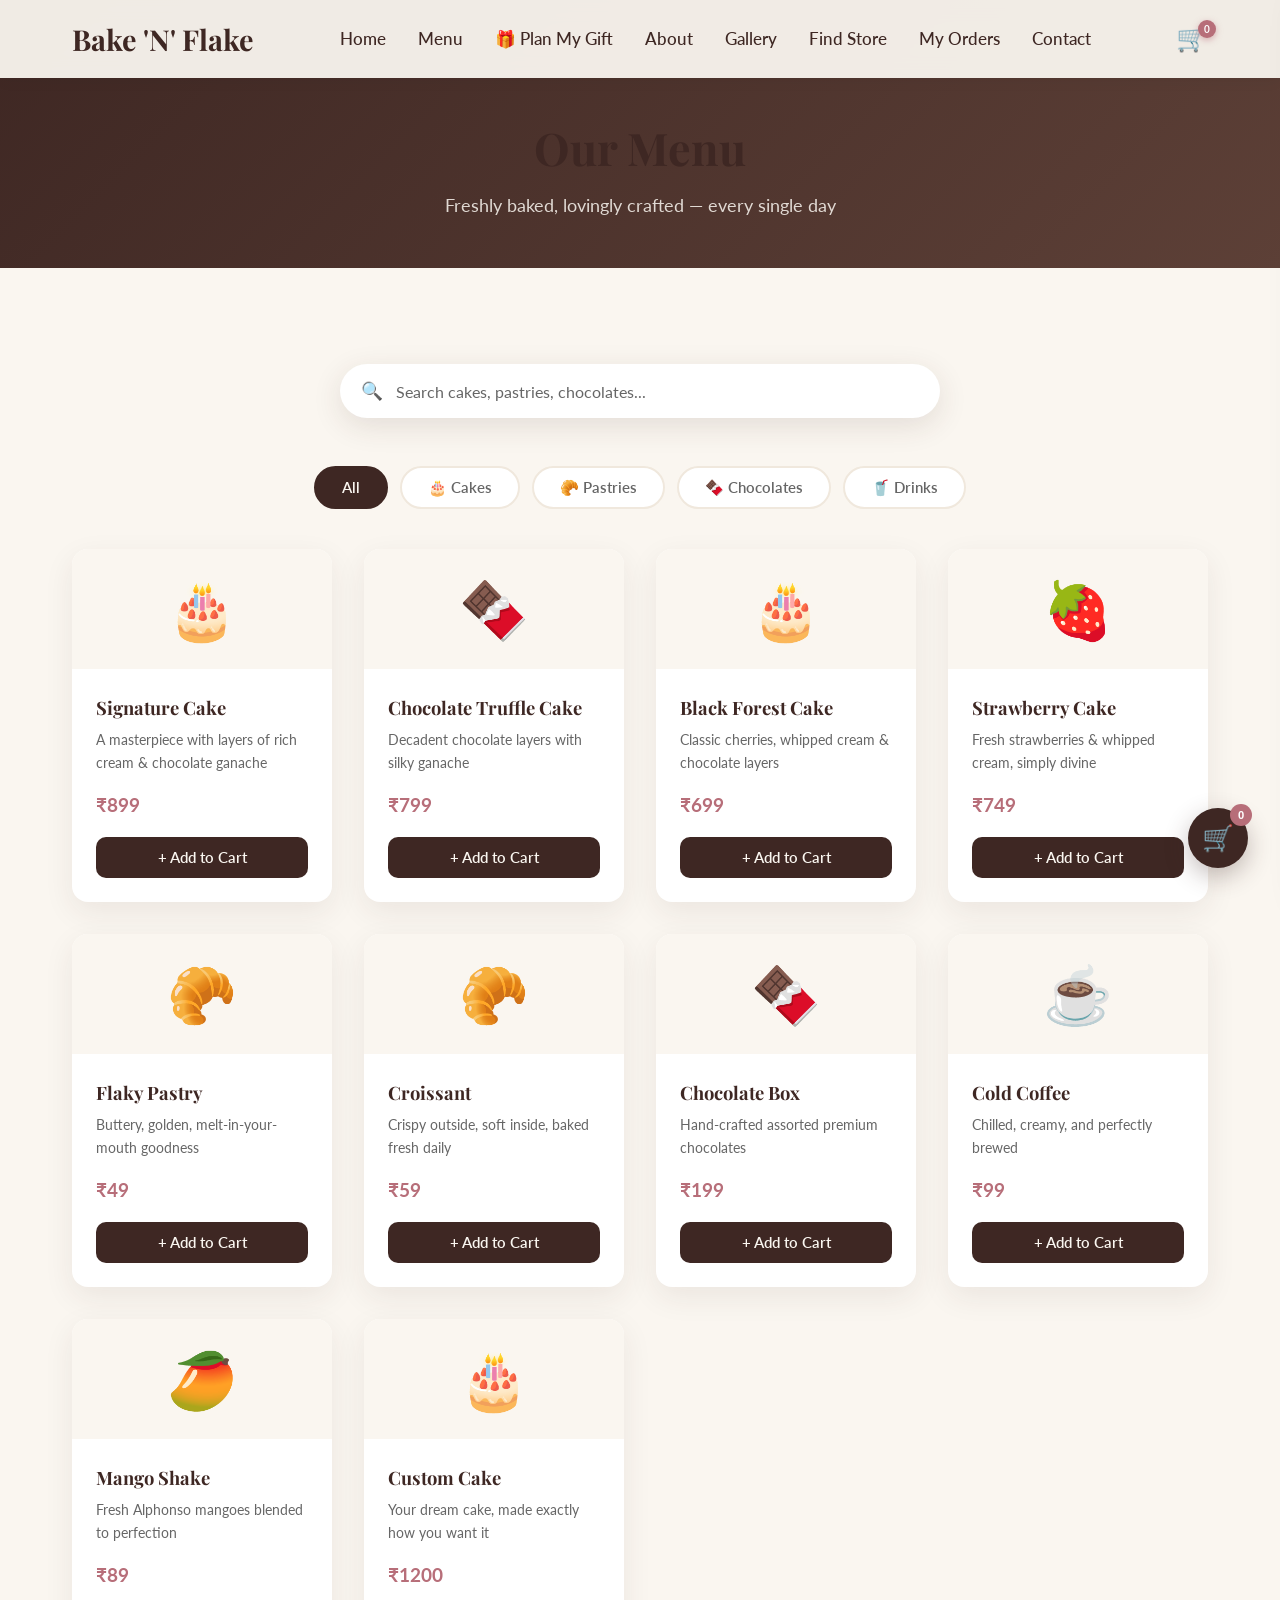
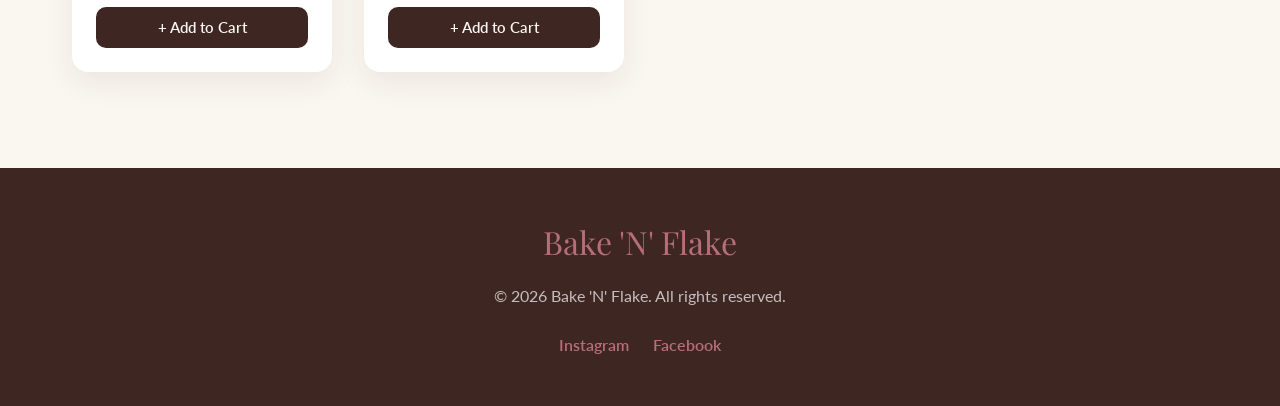
<file: menu.html>
<!DOCTYPE html>
<html lang="en">
<head>
    <meta charset="UTF-8">
    <meta name="viewport" content="width=device-width, initial-scale=1.0">
    <meta name="description" content="Explore the Bake 'N' Flake menu — premium cakes, pastries, chocolates & drinks in Ranchi.">
    <title>Menu | Bake 'N' Flake</title>
    <link rel="icon" href="data:image/svg+xml,<svg xmlns=%22http://www.w3.org/2000/svg%22 viewBox=%220 0 100 100%22><text y=%22.9em%22 font-size=%2290%22>🎂</text></svg>">
    <link rel="stylesheet" href="style.css">
    <link rel="preconnect" href="https://fonts.googleapis.com">
    <link rel="preconnect" href="https://fonts.gstatic.com" crossorigin>
    <link href="https://fonts.googleapis.com/css2?family=Lato:wght@300;400;700&family=Playfair+Display:ital,wght@0,400;0,600;0,700;1,400&display=swap" rel="stylesheet">
    <style>
        .page-hero{background:linear-gradient(135deg,var(--chocolate) 0%,var(--chocolate-light) 100%);padding:7rem 0 3rem;text-align:center;color:var(--cream)}
        .page-hero h1{font-family:var(--font-heading);font-size:2.8rem;margin-bottom:.5rem}
        .page-hero p{font-size:1.1rem;opacity:.85}

        .filter-tabs{display:flex;justify-content:center;gap:.8rem;margin:2rem 0 2.5rem;flex-wrap:wrap}
        .filter-tab{padding:.6rem 1.6rem;border-radius:30px;border:2px solid var(--cream-dark);background:var(--white);color:var(--text-muted);font-weight:600;cursor:pointer;transition:all .3s ease;font-family:var(--font-body);font-size:.95rem}
        .filter-tab:hover,.filter-tab.active{background:var(--chocolate);color:var(--cream);border-color:var(--chocolate)}

        .products-grid{display:grid;grid-template-columns:repeat(auto-fill,minmax(260px,1fr));gap:2rem}
        .product-card{background:var(--white);border-radius:16px;overflow:hidden;box-shadow:var(--shadow-soft);transition:transform .3s ease,box-shadow .3s ease;display:flex;flex-direction:column}
        .product-card:hover{transform:translateY(-6px);box-shadow:var(--shadow-hover)}
        .product-card-top{background:var(--cream);padding:2rem;text-align:center;font-size:3.5rem;line-height:1}
        .product-card-body{padding:1.5rem;flex:1;display:flex;flex-direction:column}
        .product-card-body h3{font-size:1.15rem;margin-bottom:.4rem;color:var(--chocolate)}
        .product-card-body .desc{font-size:.9rem;color:var(--text-muted);margin-bottom:1rem;flex:1}
        .product-card-body .price{font-size:1.2rem;font-weight:700;color:var(--rose-gold);margin-bottom:1rem}
        .add-cart-btn{width:100%;padding:.7rem;border:none;border-radius:10px;background:var(--chocolate);color:var(--cream);font-weight:600;cursor:pointer;transition:all .3s ease;font-family:var(--font-body);font-size:.95rem}
        .add-cart-btn:hover{background:var(--rose-gold)}
        .add-cart-btn.added{background:#2E7D32;pointer-events:none}

        .no-results-msg{text-align:center;padding:3rem;color:var(--text-muted);font-size:1.1rem;display:none}
        .no-results-msg span{display:block;font-size:3rem;margin-bottom:.8rem}

        .floating-cart{position:fixed;bottom:2rem;right:2rem;width:60px;height:60px;border-radius:50%;background:var(--chocolate);color:var(--cream);font-size:1.6rem;border:none;cursor:pointer;box-shadow:0 8px 25px rgba(62,39,35,.3);z-index:900;transition:transform .3s ease;display:flex;align-items:center;justify-content:center}
        .floating-cart:hover{transform:scale(1.1)}
        .floating-cart .fc-badge{position:absolute;top:-4px;right:-4px;background:var(--rose-gold);color:#fff;font-size:.7rem;width:22px;height:22px;border-radius:50%;display:flex;align-items:center;justify-content:center;font-weight:700}

        @media(max-width:600px){.page-hero h1{font-size:2rem}.products-grid{grid-template-columns:1fr 1fr;gap:1rem}.product-card-top{padding:1.2rem;font-size:2.5rem}.product-card-body{padding:1rem}}
    </style>
</head>
<body>
    <div id="preloader"><div class="loader-content"><span class="loader-icon">🎂</span><h2>Bake 'N' Flake</h2></div></div>

    <nav id="navbar" class="sticky-nav">
        <div class="nav-container">
            <div class="logo"><a href="index.html">Bake 'N' Flake</a></div>
            <ul class="nav-links">
                <li><a href="index.html">Home</a></li>
                <li><a href="menu.html" class="active">Menu</a></li>
                <li><a href="#" onclick="openGiftPlanner(event)">🎁 Plan My Gift</a></li>
                <li><a href="about.html">About</a></li>
                <li><a href="gallery.html">Gallery</a></li>
                <li><a href="stores.html">Find Store</a></li>
                <li><a href="orders.html">My Orders</a></li>
                <li><a href="contact.html">Contact</a></li>
            </ul>
            <div class="nav-actions">
                <button class="cart-icon-btn" id="cartIconBtn" onclick="toggleCartSidebar()" aria-label="Open Cart">🛒<span class="cart-badge" id="cartBadge">0</span></button>
                <div class="hamburger" id="hamburger"><span></span><span></span><span></span></div>
            </div>
        </div>
    </nav>

    <div class="cart-sidebar-overlay" id="cartSidebarOverlay" onclick="toggleCartSidebar()"></div>
    <div class="cart-sidebar" id="cartSidebar">
        <div class="cart-sidebar-header"><h3>🛒 Your Cart</h3><button class="cart-sidebar-close" onclick="toggleCartSidebar()">&times;</button></div>
        <div class="cart-sidebar-items" id="cartSidebarItems"><div class="cart-empty-msg">Your cart is empty 🍰</div></div>
        <div class="cart-sidebar-footer">
            <div class="cart-sidebar-total">Total: <span id="cartSidebarTotal">₹0</span></div>
            <button class="btn primary-btn" style="width:100%;margin-top:1rem;" onclick="toggleCartSidebar(); openOrderModal();">Proceed to Order</button>
        </div>
    </div>

    <section class="page-hero">
        <h1>Our Menu</h1>
        <p>Freshly baked, lovingly crafted — every single day</p>
    </section>

    <section class="section">
        <div class="container">
            <div class="search-bar-wrapper">
                <div class="search-bar-container">
                    <span class="search-icon">🔍</span>
                    <input type="text" id="menuSearchInput" class="menu-search-bar" placeholder="Search cakes, pastries, chocolates..." autocomplete="off">
                    <button class="search-clear-btn" id="searchClearBtn" onclick="clearMenuSearch()">&times;</button>
                </div>
            </div>

            <div class="filter-tabs">
                <button class="filter-tab active" data-category="All">All</button>
                <button class="filter-tab" data-category="Cakes">🎂 Cakes</button>
                <button class="filter-tab" data-category="Pastries">🥐 Pastries</button>
                <button class="filter-tab" data-category="Chocolates">🍫 Chocolates</button>
                <button class="filter-tab" data-category="Drinks">🥤 Drinks</button>
            </div>

            <div class="products-grid" id="productsGrid">
                <div class="product-card" data-cat="Cakes"><div class="product-card-top">🎂</div><div class="product-card-body"><h3>Signature Cake</h3><p class="desc">A masterpiece with layers of rich cream & chocolate ganache</p><p class="price">₹899</p><button class="add-cart-btn" onclick="addToCart('Signature Cake',this)">+ Add to Cart</button></div></div>
                <div class="product-card" data-cat="Cakes"><div class="product-card-top">🍫</div><div class="product-card-body"><h3>Chocolate Truffle Cake</h3><p class="desc">Decadent chocolate layers with silky ganache</p><p class="price">₹799</p><button class="add-cart-btn" onclick="addToCart('Chocolate Truffle Cake',this)">+ Add to Cart</button></div></div>
                <div class="product-card" data-cat="Cakes"><div class="product-card-top">🎂</div><div class="product-card-body"><h3>Black Forest Cake</h3><p class="desc">Classic cherries, whipped cream & chocolate layers</p><p class="price">₹699</p><button class="add-cart-btn" onclick="addToCart('Black Forest Cake',this)">+ Add to Cart</button></div></div>
                <div class="product-card" data-cat="Cakes"><div class="product-card-top">🍓</div><div class="product-card-body"><h3>Strawberry Cake</h3><p class="desc">Fresh strawberries & whipped cream, simply divine</p><p class="price">₹749</p><button class="add-cart-btn" onclick="addToCart('Strawberry Cake',this)">+ Add to Cart</button></div></div>
                <div class="product-card" data-cat="Pastries"><div class="product-card-top">🥐</div><div class="product-card-body"><h3>Flaky Pastry</h3><p class="desc">Buttery, golden, melt-in-your-mouth goodness</p><p class="price">₹49</p><button class="add-cart-btn" onclick="addToCart('Flaky Pastry',this)">+ Add to Cart</button></div></div>
                <div class="product-card" data-cat="Pastries"><div class="product-card-top">🥐</div><div class="product-card-body"><h3>Croissant</h3><p class="desc">Crispy outside, soft inside, baked fresh daily</p><p class="price">₹59</p><button class="add-cart-btn" onclick="addToCart('Croissant',this)">+ Add to Cart</button></div></div>
                <div class="product-card" data-cat="Chocolates"><div class="product-card-top">🍫</div><div class="product-card-body"><h3>Chocolate Box</h3><p class="desc">Hand-crafted assorted premium chocolates</p><p class="price">₹199</p><button class="add-cart-btn" onclick="addToCart('Chocolate Box',this)">+ Add to Cart</button></div></div>
                <div class="product-card" data-cat="Drinks"><div class="product-card-top">☕</div><div class="product-card-body"><h3>Cold Coffee</h3><p class="desc">Chilled, creamy, and perfectly brewed</p><p class="price">₹99</p><button class="add-cart-btn" onclick="addToCart('Cold Coffee',this)">+ Add to Cart</button></div></div>
                <div class="product-card" data-cat="Drinks"><div class="product-card-top">🥭</div><div class="product-card-body"><h3>Mango Shake</h3><p class="desc">Fresh Alphonso mangoes blended to perfection</p><p class="price">₹89</p><button class="add-cart-btn" onclick="addToCart('Mango Shake',this)">+ Add to Cart</button></div></div>
                <div class="product-card" data-cat="Cakes"><div class="product-card-top">🎂</div><div class="product-card-body"><h3>Custom Cake</h3><p class="desc">Your dream cake, made exactly how you want it</p><p class="price">₹1200</p><button class="add-cart-btn" onclick="addToCart('Custom Cake',this)">+ Add to Cart</button></div></div>
            </div>
            <div class="no-results-msg" id="noResultsMsg"><span>🍰</span>No items found. Try a different search!</div>
        </div>
    </section>

    <button class="floating-cart" onclick="toggleCartSidebar()">🛒<span class="fc-badge" id="fcBadge">0</span></button>

    <footer class="footer"><div class="container"><div class="footer-content"><div class="footer-logo">Bake 'N' Flake</div><p>&copy; 2026 Bake 'N' Flake. All rights reserved.</p><div class="social-links"><a href="#">Instagram</a><a href="#">Facebook</a></div></div></div></footer>

    <!-- Order Modal -->
    <div id="orderModal" class="modal-overlay"><div class="modal-container"><button class="close-modal" onclick="closeOrderModal()">&times;</button><div class="modal-header"><h2>Place Your Order</h2><div class="progress-bar"><div class="progress-step active" id="step1-indicator">1</div><div class="progress-line"></div><div class="progress-step" id="step2-indicator">2</div><div class="progress-line"></div><div class="progress-step" id="step3-indicator">3</div><div class="progress-line"></div><div class="progress-step" id="step4-indicator">4</div></div></div><form id="orderForm" onsubmit="submitOrder(event)"><div class="form-step active" id="step1"><h3>Step 1: Your Details</h3><div class="input-group"><input type="text" id="orderName" required placeholder="Full Name"></div><div class="input-group"><input type="tel" id="orderPhone" required placeholder="Phone Number"></div><div class="input-group"><input type="email" id="orderEmail" placeholder="Email (optional)"></div><div class="modal-footer"><button type="button" class="btn primary-btn" onclick="nextStep(2)">Next</button></div></div><div class="form-step" id="step2"><h3>Step 2: Order Details</h3><div class="cart-list" id="cartList"></div><hr class="divider"><div class="order-summary"><div id="summaryItems">No items selected</div><h4 class="total-price" id="totalPrice">Total: ₹0</h4></div><div class="checkbox-group mt-1"><label><input type="checkbox" value="Extra Cheese Frosting"> Extra Cheese Frosting</label><label><input type="checkbox" value="Extra Chocolate Drizzle"> Extra Chocolate Drizzle</label><label><input type="checkbox" value="Sugar-Free Option"> Sugar-Free Option</label><label><input type="checkbox" value="Special Message"> Special Message on Cake</label></div><div class="input-group mt-1"><textarea id="orderInstructions" rows="2" placeholder="Special Instructions (Optional)"></textarea></div><div class="modal-footer"><button type="button" class="btn secondary-btn" onclick="prevStep(1)">Back</button><button type="button" class="btn primary-btn" onclick="nextStep(3)">Next</button></div></div><div class="form-step" id="step3"><h3>Step 3: Delivery Preference</h3><div class="radio-group mt-1"><label><input type="radio" name="deliveryPref" value="pickup" checked onchange="toggleAddress()"> I'll Pick It Up</label><label><input type="radio" name="deliveryPref" value="delivery" onchange="toggleAddress()"> Home Delivery</label></div><div class="input-group hidden" id="addressField"><textarea id="orderAddress" rows="2" placeholder="Delivery Address"></textarea></div><div class="modal-footer"><button type="button" class="btn secondary-btn" onclick="prevStep(2)">Back</button><button type="button" class="btn primary-btn" onclick="nextStep(4)">Next</button></div></div><div class="form-step" id="step4"><h3>Step 4: Payment</h3><div class="input-group"><select id="paymentMethod" required onchange="togglePaymentDetails()"><option value="" disabled selected>Select Payment Method...</option><option value="upi">UPI</option><option value="netbanking">Net Banking</option><option value="cod">Cash on Delivery</option></select></div><div id="upiDetails" class="payment-details hidden"><div class="qr-placeholder"><span class="qr-icon">📱</span><p>Scan to Pay</p></div><input type="text" id="upiId" placeholder="Enter UPI ID (e.g. bakenflake@upi)"></div><div id="netBankingDetails" class="payment-details hidden"><select id="bankSelect"><option value="" disabled selected>Select Bank...</option><option value="sbi">State Bank of India</option><option value="hdfc">HDFC Bank</option><option value="icici">ICICI Bank</option><option value="axis">Axis Bank</option></select></div><div id="codDetails" class="payment-details hidden"><label><input type="checkbox" id="codConfirm"> I confirm to pay by cash upon delivery.</label></div><div class="modal-footer mt-1"><button type="button" class="btn secondary-btn" onclick="prevStep(3)">Back</button><button type="submit" class="btn primary-btn">Place Order</button></div></div><div class="form-step" id="successStep"><div class="success-icon">✓</div><h3>Order Confirmed!</h3><p id="successOrderId" style="font-weight:bold;margin-bottom:.5rem;color:var(--rose-gold);"></p><p>Your order has been placed successfully. Track it in <a href="orders.html">My Orders</a>.</p><div class="modal-footer" style="justify-content:center;"><button type="button" class="btn primary-btn" onclick="closeOrderModal()">Close</button></div></div></form></div></div>

    <script src="script.js"></script>
    <script>
    (function(){
        // Filter tabs
        document.querySelectorAll('.filter-tab').forEach(tab=>{
            tab.addEventListener('click',()=>{
                document.querySelectorAll('.filter-tab').forEach(t=>t.classList.remove('active'));
                tab.classList.add('active');
                filterProducts(tab.dataset.category);
            });
        });
        function filterProducts(cat){
            let visible=0;
            document.querySelectorAll('.product-card').forEach(card=>{
                if(cat==='All'||card.dataset.cat===cat){card.style.display='';visible++}
                else{card.style.display='none'}
            });
            document.getElementById('noResultsMsg').style.display=visible===0?'block':'none';
        }
        // Search
        const si=document.getElementById('menuSearchInput');
        const cb=document.getElementById('searchClearBtn');
        if(si){
            si.addEventListener('input',()=>{
                const q=si.value.trim().toLowerCase();
                cb.classList.toggle('visible',q.length>0);
                let visible=0;
                document.querySelectorAll('.product-card').forEach(card=>{
                    const name=card.querySelector('h3').textContent.toLowerCase();
                    const desc=card.querySelector('.desc').textContent.toLowerCase();
                    if(name.includes(q)||desc.includes(q)){card.style.display='';visible++}
                    else{card.style.display='none'}
                });
                document.getElementById('noResultsMsg').style.display=visible===0?'block':'none';
                document.querySelectorAll('.filter-tab').forEach(t=>t.classList.remove('active'));
                document.querySelector('.filter-tab[data-category="All"]').classList.add('active');
            });
        }
        window.clearMenuSearch=()=>{si.value='';cb.classList.remove('visible');filterProducts('All')};

    })();
    </script>
</body>
</html>
</file>
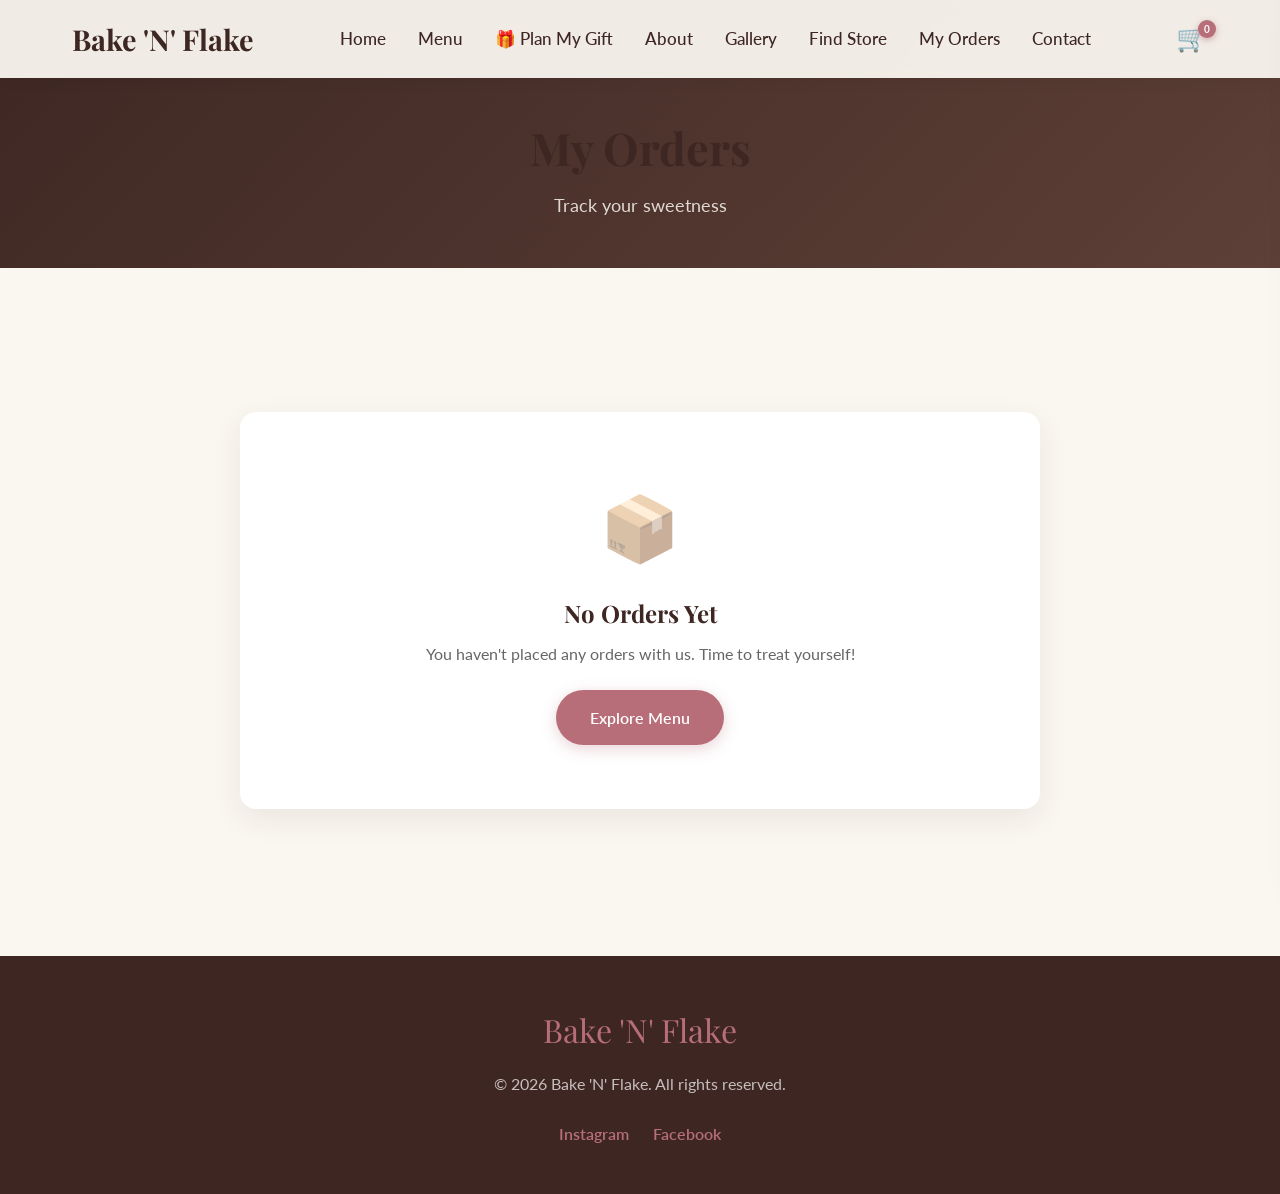
<file: orders.html>
<!DOCTYPE html>
<html lang="en">
<head>
    <meta charset="UTF-8">
    <meta name="viewport" content="width=device-width, initial-scale=1.0">
    <meta name="description" content="Track your Bake 'N' Flake orders in real-time.">
    <title>My Orders | Bake 'N' Flake</title>
    <link rel="icon" href="data:image/svg+xml,<svg xmlns=%22http://www.w3.org/2000/svg%22 viewBox=%220 0 100 100%22><text y=%22.9em%22 font-size=%2290%22>🎂</text></svg>">
    <link rel="stylesheet" href="style.css">
    <link rel="preconnect" href="https://fonts.googleapis.com">
    <link rel="preconnect" href="https://fonts.gstatic.com" crossorigin>
    <link href="https://fonts.googleapis.com/css2?family=Lato:wght@300;400;700&family=Playfair+Display:ital,wght@0,400;0,600;0,700;1,400&display=swap" rel="stylesheet">
    <style>
        .page-hero { background: linear-gradient(135deg, var(--chocolate) 0%, var(--chocolate-light) 100%); padding: 7rem 0 3rem; text-align: center; color: var(--cream); }
        .page-hero h1 { font-family: var(--font-heading); font-size: 2.8rem; margin-bottom: 0.5rem; }
        .page-hero p { font-size: 1.1rem; opacity: 0.85; }

        .orders-container { max-width: 800px; margin: 3rem auto; min-height: 400px; }
        
        .no-orders { text-align: center; padding: 4rem 2rem; background: var(--white); border-radius: 16px; box-shadow: var(--shadow-soft); }
        .no-orders .icon { font-size: 4rem; margin-bottom: 1rem; color: var(--text-muted); opacity: 0.5; }
        .no-orders h3 { font-family: var(--font-heading); color: var(--chocolate); margin-bottom: 0.5rem; font-size: 1.5rem; }
        .no-orders p { color: var(--text-muted); margin-bottom: 1.5rem; }

        .orders-list { display: flex; flex-direction: column; gap: 1.5rem; }
        .order-card { background: var(--white); border-radius: 16px; padding: 1.5rem; box-shadow: var(--shadow-soft); transition: transform 0.3s ease; border: 1px solid var(--cream-dark); }
        .order-card:hover { transform: translateY(-3px); box-shadow: var(--shadow-hover); }
        
        .order-header { display: flex; justify-content: space-between; align-items: center; border-bottom: 1px solid #eee; padding-bottom: 1rem; margin-bottom: 1rem; }
        .order-id { font-weight: 700; font-family: var(--font-heading); color: var(--chocolate); font-size: 1.2rem; }
        .order-date { font-size: 0.9rem; color: var(--text-muted); }
        
        .order-details { display: grid; grid-template-columns: 1fr 1fr; gap: 1rem; margin-bottom: 1.5rem; }
        @media (max-width: 600px) { .order-details { grid-template-columns: 1fr; } }
        
        .order-info-block h4 { font-size: 0.85rem; text-transform: uppercase; letter-spacing: 1px; color: var(--text-muted); margin-bottom: 0.5rem; }
        .order-info-block p { font-size: 0.95rem; line-height: 1.4; color: var(--chocolate); }
        .order-items-list { list-style: none; padding: 0; margin: 0; }
        .order-items-list li { display: flex; justify-content: space-between; margin-bottom: 0.3rem; font-size: 0.95rem; }
        
        .order-total-row { display: flex; justify-content: space-between; align-items: center; margin-top: 1rem; padding-top: 1rem; border-top: 1px dashed #ddd; font-weight: 700; }
        .order-total-price { color: var(--rose-gold); font-size: 1.2rem; }

        .tracking-status { background: var(--cream); padding: 1.2rem; border-radius: 12px; margin-top: 1.5rem; }
        .status-tracker { display: flex; justify-content: space-between; position: relative; margin-top: 1.5rem; }
        .status-tracker::before { content: ''; position: absolute; top: 12px; left: 10%; right: 10%; height: 3px; background: #ddd; z-index: 1; }
        .status-tracker::after { content: ''; position: absolute; top: 12px; left: 10%; width: 0%; height: 3px; background: var(--rose-gold); z-index: 2; transition: width 0.5s ease; }
        
        .status-step { position: relative; z-index: 3; text-align: center; width: 33.33%; }
        .status-dot { width: 26px; height: 26px; border-radius: 50%; background: #ddd; border: 3px solid var(--white); margin: 0 auto 0.5rem; transition: all 0.3s ease; }
        .status-label { font-size: 0.8rem; font-weight: 600; color: var(--text-muted); text-transform: uppercase; transition: color 0.3s ease; }
        
        .status-step.active .status-dot { background: var(--rose-gold); box-shadow: 0 0 0 3px rgba(183,110,121,0.2); }
        .status-step.active .status-label { color: var(--chocolate); }
        .status-step.completed .status-dot { background: var(--rose-gold); }
        
        /* Dynamic Tracker Widths based on status */
        .order-card[data-status="preparing"] .status-tracker::after { width: 0%; }
        .order-card[data-status="preparing"] .status-step:nth-child(1) { @extend .active; }
        
        .order-card[data-status="on-way"] .status-tracker::after { width: 50%; }
        .order-card[data-status="on-way"] .status-step:nth-child(1) .status-dot { background: var(--rose-gold); }
        .order-card[data-status="on-way"] .status-step:nth-child(2) .status-dot { background: var(--rose-gold); box-shadow: 0 0 0 3px rgba(183,110,121,0.2); }
        .order-card[data-status="on-way"] .status-step:nth-child(2) .status-label { color: var(--chocolate); }
        
        .order-card[data-status="delivered"] .status-tracker::after { width: 100%; }
        .order-card[data-status="delivered"] .status-step .status-dot { background: #2E7D32; }
        .order-card[data-status="delivered"] .status-tracker::after { background: #2E7D32; }
        .order-card[data-status="delivered"] .status-step .status-label { color: #2E7D32; }
    </style>
</head>
<body>
    <div id="preloader"><div class="loader-content"><span class="loader-icon">🎂</span><h2>Bake 'N' Flake</h2></div></div>

    <nav id="navbar" class="sticky-nav">
        <div class="nav-container">
            <div class="logo"><a href="index.html">Bake 'N' Flake</a></div>
            <ul class="nav-links">
                <li><a href="index.html">Home</a></li>
                <li><a href="menu.html">Menu</a></li>
                <li><a href="#" onclick="openGiftPlanner(event)">🎁 Plan My Gift</a></li>
                <li><a href="about.html">About</a></li>
                <li><a href="gallery.html">Gallery</a></li>
                <li><a href="stores.html">Find Store</a></li>
                <li><a href="orders.html" class="active">My Orders</a></li>
                <li><a href="contact.html">Contact</a></li>
            </ul>
            <div class="nav-actions">
                <button class="cart-icon-btn" id="cartIconBtn" onclick="toggleCartSidebar()" aria-label="Open Cart">🛒<span class="cart-badge" id="cartBadge">0</span></button>
                <div class="hamburger" id="hamburger"><span></span><span></span><span></span></div>
            </div>
        </div>
    </nav>

    <div class="cart-sidebar-overlay" id="cartSidebarOverlay" onclick="toggleCartSidebar()"></div>
    <div class="cart-sidebar" id="cartSidebar">
        <div class="cart-sidebar-header"><h3>🛒 Your Cart</h3><button class="cart-sidebar-close" onclick="toggleCartSidebar()">&times;</button></div>
        <div class="cart-sidebar-items" id="cartSidebarItems"><div class="cart-empty-msg">Your cart is empty 🍰</div></div>
        <div class="cart-sidebar-footer">
            <div class="cart-sidebar-total">Total: <span id="cartSidebarTotal">₹0</span></div>
            <button class="btn primary-btn" style="width:100%;margin-top:1rem;" onclick="toggleCartSidebar(); openOrderModal();">Proceed to Order</button>
        </div>
    </div>

    <section class="page-hero">
        <h1>My Orders</h1>
        <p>Track your sweetness</p>
    </section>

    <section class="section">
        <div class="container">
            <div class="orders-container" id="ordersContainer">
                <!-- Populated by JS -->
                <div class="no-orders">
                    <div class="icon">📦</div>
                    <h3>No Orders Yet</h3>
                    <p>You haven't placed any orders with us. Time to treat yourself!</p>
                    <a href="menu.html" class="btn primary-btn">Explore Menu</a>
                </div>
            </div>
        </div>
    </section>

    <footer class="footer"><div class="container"><div class="footer-content"><div class="footer-logo">Bake 'N' Flake</div><p>&copy; 2026 Bake 'N' Flake. All rights reserved.</p><div class="social-links"><a href="#">Instagram</a><a href="#">Facebook</a></div></div></div></footer>

    <!-- Order Modal -->
    <div id="orderModal" class="modal-overlay"><div class="modal-container"><button class="close-modal" onclick="closeOrderModal()">&times;</button><div class="modal-header"><h2>Place Your Order</h2><div class="progress-bar"><div class="progress-step active" id="step1-indicator">1</div><div class="progress-line"></div><div class="progress-step" id="step2-indicator">2</div><div class="progress-line"></div><div class="progress-step" id="step3-indicator">3</div><div class="progress-line"></div><div class="progress-step" id="step4-indicator">4</div></div></div><form id="orderForm" onsubmit="submitOrder(event)"><div class="form-step active" id="step1"><h3>Step 1: Your Details</h3><div class="input-group"><input type="text" id="orderName" required placeholder="Full Name"></div><div class="input-group"><input type="tel" id="orderPhone" required placeholder="Phone Number"></div><div class="input-group"><input type="email" id="orderEmail" placeholder="Email (optional)"></div><div class="modal-footer"><button type="button" class="btn primary-btn" onclick="nextStep(2)">Next</button></div></div><div class="form-step" id="step2"><h3>Step 2: Order Details</h3><div class="cart-list" id="cartList"></div><hr class="divider"><div class="order-summary"><div id="summaryItems">No items selected</div><h4 class="total-price" id="totalPrice">Total: ₹0</h4></div><div class="checkbox-group mt-1"><label><input type="checkbox" value="Extra Cheese Frosting"> Extra Cheese Frosting</label><label><input type="checkbox" value="Extra Chocolate Drizzle"> Extra Chocolate Drizzle</label><label><input type="checkbox" value="Sugar-Free Option"> Sugar-Free Option</label><label><input type="checkbox" value="Special Message"> Special Message on Cake</label></div><div class="input-group mt-1"><textarea id="orderInstructions" rows="2" placeholder="Special Instructions (Optional)"></textarea></div><div class="modal-footer"><button type="button" class="btn secondary-btn" onclick="prevStep(1)">Back</button><button type="button" class="btn primary-btn" onclick="nextStep(3)">Next</button></div></div><div class="form-step" id="step3"><h3>Step 3: Delivery Preference</h3><div class="radio-group mt-1"><label><input type="radio" name="deliveryPref" value="pickup" checked onchange="toggleAddress()"> I'll Pick It Up</label><label><input type="radio" name="deliveryPref" value="delivery" onchange="toggleAddress()"> Home Delivery</label></div><div class="input-group hidden" id="addressField"><textarea id="orderAddress" rows="2" placeholder="Delivery Address"></textarea></div><div class="input-group date-time-group mt-1"><input type="date" id="orderDate" required><input type="time" id="orderTime" required></div><div class="modal-footer"><button type="button" class="btn secondary-btn" onclick="prevStep(2)">Back</button><button type="button" class="btn primary-btn" onclick="nextStep(4)">Next</button></div></div><div class="form-step" id="step4"><h3>Step 4: Payment</h3><div class="input-group"><select id="paymentMethod" required onchange="togglePaymentDetails()"><option value="" disabled selected>Select Payment Method...</option><option value="upi">UPI</option><option value="netbanking">Net Banking</option><option value="cod">Cash on Delivery</option></select></div><div id="upiDetails" class="payment-details hidden"><div class="qr-placeholder"><span class="qr-icon">📱</span><p>Scan to Pay</p></div><input type="text" id="upiId" placeholder="Enter UPI ID (e.g. bakenflake@upi)"></div><div id="netBankingDetails" class="payment-details hidden"><select id="bankSelect"><option value="" disabled selected>Select Bank...</option><option value="sbi">State Bank of India</option><option value="hdfc">HDFC Bank</option><option value="icici">ICICI Bank</option><option value="axis">Axis Bank</option></select></div><div id="codDetails" class="payment-details hidden"><label><input type="checkbox" id="codConfirm"> I confirm to pay by cash upon delivery.</label></div><div class="modal-footer mt-1"><button type="button" class="btn secondary-btn" onclick="prevStep(3)">Back</button><button type="submit" class="btn primary-btn">Place Order</button></div></div><div class="form-step" id="successStep"><div class="success-icon">✓</div><h3>Order Confirmed!</h3><p id="successOrderId" style="font-weight:bold;margin-bottom:.5rem;color:var(--rose-gold);"></p><p>Your order has been placed successfully. Track it in My Orders.</p><div class="modal-footer" style="justify-content:center;"><button type="button" class="btn primary-btn" onclick="closeOrderModal()">Close</button></div></div></form></div></div>

    <script src="script.js"></script>
    <script>
    (function(){
        const oc = document.getElementById('ordersContainer');
        const orders = JSON.parse(localStorage.getItem('bnf_orders') || '[]');
        
        if (orders.length > 0) {
            oc.innerHTML = '<div class="orders-list"></div>';
            const list = oc.querySelector('.orders-list');
            
            orders.sort((a,b)=>new Date(b.date)-new Date(a.date)).forEach(order => {
                const items = order.items || {};
                const itemsHtml = Object.entries(items).map(([name, qty]) => `<li><span>${qty}x ${name}</span></li>`).join('');
                const addons = order.addons || [];
                const addonsHtml = addons.length > 0 ? `<p><strong>Add-ons:</strong> ${addons.join(', ')}</p>` : '';
                const pMethod = order.paymentMethod || 'Unknown';
                
                const card = document.createElement('div');
                card.className = 'order-card';
                card.setAttribute('data-status', order.status || 'preparing');
                
                card.innerHTML = `
                    <div class="order-header">
                        <span class="order-id">${order.id || '#Unknown'}</span>
                        <span class="order-date">${order.date ? new Date(order.date).toLocaleString() : 'N/A'}</span>
                    </div>
                    <div class="order-details">
                        <div class="order-info-block">
                            <h4>Delivery Details</h4>
                            <p><strong>Method:</strong> ${order.deliveryPref === 'delivery' ? 'Home Delivery' : 'Pickup'}</p>
                            ${order.deliveryPref === 'delivery' ? `<p><strong>Address:</strong> ${order.address || 'N/A'}</p>` : ''}
                            <p><strong>Date & Time:</strong> ${order.orderDate || 'N/A'} at ${order.orderTime || 'N/A'}</p>
                        </div>
                        <div class="order-info-block">
                            <h4>Order Items</h4>
                            <ul class="order-items-list">${itemsHtml}</ul>
                            ${addonsHtml}
                            <p><strong>Payment:</strong> ${pMethod.toUpperCase()}</p>
                        </div>
                    </div>
                    <div class="order-total-row">
                        <span>Total Amount</span>
                        <span class="order-total-price">₹${order.total}</span>
                    </div>
                    <div class="tracking-status">
                        <h4 style="margin-bottom:0.5rem;color:var(--chocolate);font-size:0.9rem;">Live Tracking</h4>
                        <div class="status-tracker">
                            <div class="status-step active"><div class="status-dot"></div><div class="status-label">Preparing</div></div>
                            <div class="status-step"><div class="status-dot"></div><div class="status-label">${order.deliveryPref === 'delivery' ? 'On the way' : 'Ready for Pickup'}</div></div>
                            <div class="status-step"><div class="status-dot"></div><div class="status-label">${order.deliveryPref === 'delivery' ? 'Delivered' : 'Picked Up'}</div></div>
                        </div>
                    </div>
                `;
                list.appendChild(card);
            });
            
            // Simulation loop (same logic as in modal)
            setInterval(() => {
                let updated = false;
                const currentOrders = JSON.parse(localStorage.getItem('bnf_orders') || '[]');
                currentOrders.forEach(o => {
                    if(o.status === 'preparing' && Date.now() - o.timestamp > 15000) { o.status = 'on-way'; updated = true; }
                    if(o.status === 'on-way' && Date.now() - o.timestamp > 30000) { o.status = 'delivered'; updated = true; }
                });
                if(updated) {
                    localStorage.setItem('bnf_orders', JSON.stringify(currentOrders));
                    // Update UI without full reload
                    const cards = document.querySelectorAll('.order-card');
                    currentOrders.forEach((o, i) => {
                        if(cards[i]) cards[i].setAttribute('data-status', o.status);
                    });
                }
            }, 2000);
            
        }
    })();
    </script>
</body>
</html>
</file>
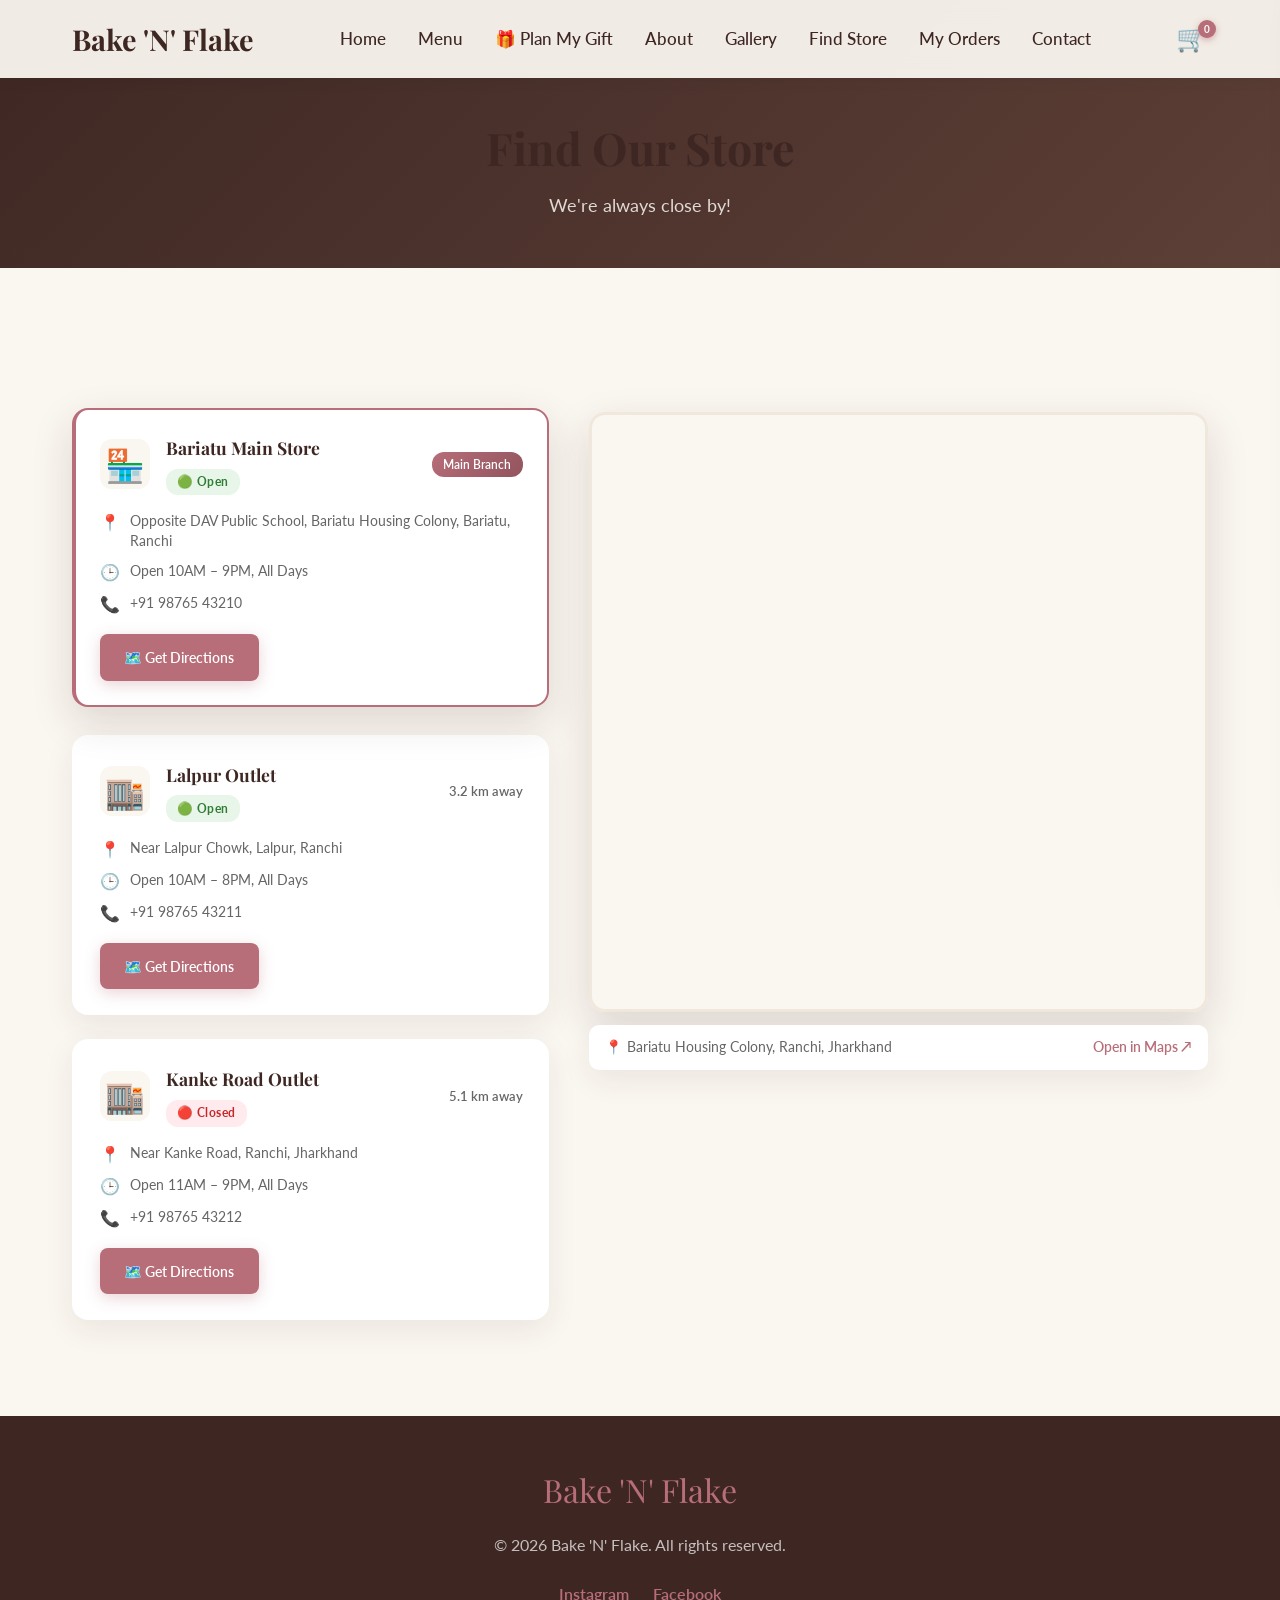
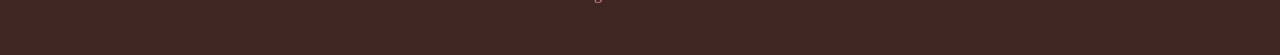
<file: stores.html>
<!DOCTYPE html>
<html lang="en">
<head>
    <meta charset="UTF-8">
    <meta name="viewport" content="width=device-width, initial-scale=1.0">
    <meta name="description" content="Find a Bake 'N' Flake store near you.">
    <title>Find Store | Bake 'N' Flake</title>
    <link rel="icon" href="data:image/svg+xml,<svg xmlns=%22http://www.w3.org/2000/svg%22 viewBox=%220 0 100 100%22><text y=%22.9em%22 font-size=%2290%22>🎂</text></svg>">
    <link rel="stylesheet" href="style.css">
    <link rel="preconnect" href="https://fonts.googleapis.com">
    <link rel="preconnect" href="https://fonts.gstatic.com" crossorigin>
    <link href="https://fonts.googleapis.com/css2?family=Lato:wght@300;400;700&family=Playfair+Display:ital,wght@0,400;0,600;0,700;1,400&display=swap" rel="stylesheet">
    <style>
        .page-hero { background: linear-gradient(135deg, var(--chocolate) 0%, var(--chocolate-light) 100%); padding: 7rem 0 3rem; text-align: center; color: var(--cream); }
        .page-hero h1 { font-family: var(--font-heading); font-size: 2.8rem; margin-bottom: 0.5rem; }
        .page-hero p { font-size: 1.1rem; opacity: 0.85; }

        .store-locator-layout { display: grid; grid-template-columns: 1fr 1.3fr; gap: 2.5rem; align-items: start; margin-top: 3rem; }
        .store-cards-panel { display: flex; flex-direction: column; gap: 1.5rem; }
        .store-card { background: var(--white); border-radius: 16px; padding: 1.5rem; box-shadow: var(--shadow-soft); border: 2px solid transparent; border-left-width: 4px; transition: transform 0.3s ease, box-shadow 0.3s ease, border-color 0.3s ease; cursor: pointer; }
        .store-card:hover, .store-card.active-card { transform: translateY(-4px); box-shadow: var(--shadow-hover); border-left-color: var(--rose-gold); }
        
        .store-card-top { display: flex; align-items: center; gap: 1rem; margin-bottom: 1rem; }
        .store-icon { font-size: 2rem; width: 50px; height: 50px; display: flex; align-items: center; justify-content: center; background: var(--cream); border-radius: 12px; flex-shrink: 0; }
        .store-header-info { flex: 1; }
        .store-header-info h3 { font-size: 1.1rem; margin-bottom: 0.3rem; color: var(--chocolate); }
        
        .store-badge { display: inline-block; font-size: 0.78rem; font-weight: 700; padding: 0.2rem 0.7rem; border-radius: 12px; letter-spacing: 0.4px; }
        .open-badge { background: #E8F5E9; color: #2E7D32; }
        .closed-badge { background: #FFEBEE; color: #C62828; }
        
        .store-distance { font-size: 0.8rem; font-weight: 600; color: var(--text-muted); white-space: nowrap; }
        .main-branch-tag { background: linear-gradient(135deg, var(--rose-gold), var(--rose-gold-dark)); color: #fff; padding: 0.2rem 0.7rem; border-radius: 12px; font-size: 0.75rem; }
        
        .store-details { display: flex; flex-direction: column; gap: 0.6rem; margin-bottom: 1.2rem; }
        .store-detail-row { display: flex; align-items: flex-start; gap: 0.6rem; font-size: 0.9rem; color: var(--text-muted); line-height: 1.4; }
        .store-detail-icon { flex-shrink: 0; font-size: 1rem; }
        .store-dir-btn { display: inline-block; font-size: 0.9rem; padding: 0.6rem 1.4rem; border-radius: 8px; text-decoration: none; text-align: center; }

        .store-map-panel { position: sticky; top: 90px; }
        .map-wrapper { height: 600px; border-radius: 16px; overflow: hidden; box-shadow: var(--shadow-hover); border: 3px solid var(--cream-dark); }
        .map-wrapper iframe { width: 100%; height: 100%; display: block; border: 0; }
        .map-info-bar { display: flex; justify-content: space-between; align-items: center; margin-top: 0.8rem; padding: 0.7rem 1rem; background: var(--white); border-radius: 10px; box-shadow: var(--shadow-soft); font-size: 0.88rem; color: var(--text-muted); }
        .map-open-link { color: var(--rose-gold); font-weight: 600; font-size: 0.88rem; text-decoration: none; }
        .map-open-link:hover { color: var(--rose-gold-dark); text-decoration: underline; }

        @media (max-width: 900px) {
            .store-locator-layout { grid-template-columns: 1fr; }
            .store-map-panel { position: static; margin-bottom: 2rem; }
            .map-wrapper { height: 400px; }
            .store-locator-layout { display: flex; flex-direction: column-reverse; } /* map on top on mobile */
        }
    </style>
</head>
<body>
    <div id="preloader"><div class="loader-content"><span class="loader-icon">🎂</span><h2>Bake 'N' Flake</h2></div></div>

    <nav id="navbar" class="sticky-nav">
        <div class="nav-container">
            <div class="logo"><a href="index.html">Bake 'N' Flake</a></div>
            <ul class="nav-links">
                <li><a href="index.html">Home</a></li>
                <li><a href="menu.html">Menu</a></li>
                <li><a href="#" onclick="openGiftPlanner(event)">🎁 Plan My Gift</a></li>
                <li><a href="about.html">About</a></li>
                <li><a href="gallery.html">Gallery</a></li>
                <li><a href="stores.html" class="active">Find Store</a></li>
                <li><a href="orders.html">My Orders</a></li>
                <li><a href="contact.html">Contact</a></li>
            </ul>
            <div class="nav-actions">
                <button class="cart-icon-btn" id="cartIconBtn" onclick="toggleCartSidebar()" aria-label="Open Cart">🛒<span class="cart-badge" id="cartBadge">0</span></button>
                <div class="hamburger" id="hamburger"><span></span><span></span><span></span></div>
            </div>
        </div>
    </nav>

    <div class="cart-sidebar-overlay" id="cartSidebarOverlay" onclick="toggleCartSidebar()"></div>
    <div class="cart-sidebar" id="cartSidebar">
        <div class="cart-sidebar-header"><h3>🛒 Your Cart</h3><button class="cart-sidebar-close" onclick="toggleCartSidebar()">&times;</button></div>
        <div class="cart-sidebar-items" id="cartSidebarItems"><div class="cart-empty-msg">Your cart is empty 🍰</div></div>
        <div class="cart-sidebar-footer">
            <div class="cart-sidebar-total">Total: <span id="cartSidebarTotal">₹0</span></div>
            <button class="btn primary-btn" style="width:100%;margin-top:1rem;" onclick="toggleCartSidebar(); openOrderModal();">Proceed to Order</button>
        </div>
    </div>

    <section class="page-hero">
        <h1>Find Our Store</h1>
        <p>We're always close by!</p>
    </section>

    <section class="section reveal">
        <div class="container">
            <div class="store-locator-layout">
                <!-- Left: Store Cards -->
                <div class="store-cards-panel">
                    <!-- Store Card 1 -->
                    <div class="store-card active-card" data-lat="23.372320" data-lng="85.308434" data-title="Bariatu Main Store">
                        <div class="store-card-top">
                            <div class="store-icon">🏪</div>
                            <div class="store-header-info">
                                <h3>Bariatu Main Store</h3>
                                <span class="store-badge open-badge">🟢 Open</span>
                            </div>
                            <div class="store-distance main-branch-tag">Main Branch</div>
                        </div>
                        <div class="store-details">
                            <div class="store-detail-row"><span class="store-detail-icon">📍</span><span>Opposite DAV Public School, Bariatu Housing Colony, Bariatu, Ranchi</span></div>
                            <div class="store-detail-row"><span class="store-detail-icon">🕒</span><span>Open 10AM – 9PM, All Days</span></div>
                            <div class="store-detail-row"><span class="store-detail-icon">📞</span><span>+91 98765 43210</span></div>
                        </div>
                        <a href="https://www.google.com/maps?q=Bariatu+Housing+Colony,+Ranchi" target="_blank" class="btn primary-btn store-dir-btn">🗺️ Get Directions</a>
                    </div>

                    <!-- Store Card 2 -->
                    <div class="store-card" data-lat="23.3685" data-lng="85.3256" data-title="Lalpur Outlet">
                        <div class="store-card-top">
                            <div class="store-icon">🏬</div>
                            <div class="store-header-info">
                                <h3>Lalpur Outlet</h3>
                                <span class="store-badge open-badge">🟢 Open</span>
                            </div>
                            <div class="store-distance">3.2 km away</div>
                        </div>
                        <div class="store-details">
                            <div class="store-detail-row"><span class="store-detail-icon">📍</span><span>Near Lalpur Chowk, Lalpur, Ranchi</span></div>
                            <div class="store-detail-row"><span class="store-detail-icon">🕒</span><span>Open 10AM – 8PM, All Days</span></div>
                            <div class="store-detail-row"><span class="store-detail-icon">📞</span><span>+91 98765 43211</span></div>
                        </div>
                        <a href="https://www.google.com/maps?q=Lalpur+Chowk,+Ranchi" target="_blank" class="btn primary-btn store-dir-btn">🗺️ Get Directions</a>
                    </div>

                    <!-- Store Card 3 -->
                    <div class="store-card" data-lat="23.4021" data-lng="85.3189" data-title="Kanke Road Outlet">
                        <div class="store-card-top">
                            <div class="store-icon">🏬</div>
                            <div class="store-header-info">
                                <h3>Kanke Road Outlet</h3>
                                <span class="store-badge closed-badge">🔴 Closed</span>
                            </div>
                            <div class="store-distance">5.1 km away</div>
                        </div>
                        <div class="store-details">
                            <div class="store-detail-row"><span class="store-detail-icon">📍</span><span>Near Kanke Road, Ranchi, Jharkhand</span></div>
                            <div class="store-detail-row"><span class="store-detail-icon">🕒</span><span>Open 11AM – 9PM, All Days</span></div>
                            <div class="store-detail-row"><span class="store-detail-icon">📞</span><span>+91 98765 43212</span></div>
                        </div>
                        <a href="https://www.google.com/maps?q=Kanke+Road,+Ranchi" target="_blank" class="btn primary-btn store-dir-btn">🗺️ Get Directions</a>
                    </div>
                </div>

                <!-- Right: Embedded Map -->
                <div class="store-map-panel">
                    <div class="map-wrapper">
                        <iframe id="storeMap" src="https://www.google.com/maps/embed?pb=!1m18!1m12!1m3!1d3661.0452342671846!2d85.30843437516857!3d23.37232007901938!2m3!1f0!2f0!3f0!3m2!1i1024!2i768!4f13.1!3m3!1m2!1s0x39f4e10f73d2afb1%3A0x3e6e5a5d2e6b0c3a!2sBariatu%2C%20Ranchi%2C%20Jharkhand!5e0!3m2!1sen!2sin!4v1718600000000!5m2!1sen!2sin" allowfullscreen="" loading="lazy" referrerpolicy="no-referrer-when-downgrade" title="Bake 'N' Flake Store Location Map"></iframe>
                    </div>
                    <div class="map-info-bar">
                        <span id="mapInfoLabel">📍 Bariatu Housing Colony, Ranchi, Jharkhand</span>
                        <a id="mapOpenLink" href="https://www.google.com/maps?q=Bariatu+Housing+Colony,+Ranchi" target="_blank" class="map-open-link">Open in Maps ↗</a>
                    </div>
                </div>
            </div>
        </div>
    </section>

    <!-- Order Modal -->
    <div id="orderModal" class="modal-overlay"><div class="modal-container"><button class="close-modal" onclick="closeOrderModal()">&times;</button><div class="modal-header"><h2>Place Your Order</h2><div class="progress-bar"><div class="progress-step active" id="step1-indicator">1</div><div class="progress-line"></div><div class="progress-step" id="step2-indicator">2</div><div class="progress-line"></div><div class="progress-step" id="step3-indicator">3</div><div class="progress-line"></div><div class="progress-step" id="step4-indicator">4</div></div></div><form id="orderForm" onsubmit="submitOrder(event)"><div class="form-step active" id="step1"><h3>Step 1: Your Details</h3><div class="input-group"><input type="text" id="orderName" required placeholder="Full Name"></div><div class="input-group"><input type="tel" id="orderPhone" required placeholder="Phone Number"></div><div class="input-group"><input type="email" id="orderEmail" placeholder="Email (optional)"></div><div class="modal-footer"><button type="button" class="btn primary-btn" onclick="nextStep(2)">Next</button></div></div><div class="form-step" id="step2"><h3>Step 2: Order Details</h3><div class="cart-list" id="cartList"></div><hr class="divider"><div class="order-summary"><div id="summaryItems">No items selected</div><h4 class="total-price" id="totalPrice">Total: ₹0</h4></div><div class="checkbox-group mt-1"><label><input type="checkbox" value="Extra Cheese Frosting"> Extra Cheese Frosting</label><label><input type="checkbox" value="Extra Chocolate Drizzle"> Extra Chocolate Drizzle</label><label><input type="checkbox" value="Sugar-Free Option"> Sugar-Free Option</label><label><input type="checkbox" value="Special Message"> Special Message on Cake</label></div><div class="input-group mt-1"><textarea id="orderInstructions" rows="2" placeholder="Special Instructions (Optional)"></textarea></div><div class="modal-footer"><button type="button" class="btn secondary-btn" onclick="prevStep(1)">Back</button><button type="button" class="btn primary-btn" onclick="nextStep(3)">Next</button></div></div><div class="form-step" id="step3"><h3>Step 3: Delivery Preference</h3><div class="radio-group mt-1"><label><input type="radio" name="deliveryPref" value="pickup" checked onchange="toggleAddress()"> I'll Pick It Up</label><label><input type="radio" name="deliveryPref" value="delivery" onchange="toggleAddress()"> Home Delivery</label></div><div class="input-group hidden" id="addressField"><textarea id="orderAddress" rows="2" placeholder="Delivery Address"></textarea></div><div class="input-group date-time-group mt-1"><input type="date" id="orderDate" required><input type="time" id="orderTime" required></div><div class="modal-footer"><button type="button" class="btn secondary-btn" onclick="prevStep(2)">Back</button><button type="button" class="btn primary-btn" onclick="nextStep(4)">Next</button></div></div><div class="form-step" id="step4"><h3>Step 4: Payment</h3><div class="input-group"><select id="paymentMethod" required onchange="togglePaymentDetails()"><option value="" disabled selected>Select Payment Method...</option><option value="upi">UPI</option><option value="netbanking">Net Banking</option><option value="cod">Cash on Delivery</option></select></div><div id="upiDetails" class="payment-details hidden"><div class="qr-placeholder"><span class="qr-icon">📱</span><p>Scan to Pay</p></div><input type="text" id="upiId" placeholder="Enter UPI ID (e.g. bakenflake@upi)"></div><div id="netBankingDetails" class="payment-details hidden"><select id="bankSelect"><option value="" disabled selected>Select Bank...</option><option value="sbi">State Bank of India</option><option value="hdfc">HDFC Bank</option><option value="icici">ICICI Bank</option><option value="axis">Axis Bank</option></select></div><div id="codDetails" class="payment-details hidden"><label><input type="checkbox" id="codConfirm"> I confirm to pay by cash upon delivery.</label></div><div class="modal-footer mt-1"><button type="button" class="btn secondary-btn" onclick="prevStep(3)">Back</button><button type="submit" class="btn primary-btn">Place Order</button></div></div><div class="form-step" id="successStep"><div class="success-icon">✓</div><h3>Order Confirmed!</h3><p id="successOrderId" style="font-weight:bold;margin-bottom:.5rem;color:var(--rose-gold);"></p><p>Your order has been placed successfully. Track it in <a href="orders.html">My Orders</a>.</p><div class="modal-footer" style="justify-content:center;"><button type="button" class="btn primary-btn" onclick="closeOrderModal()">Close</button></div></div></form></div></div>

    <footer class="footer"><div class="container"><div class="footer-content"><div class="footer-logo">Bake 'N' Flake</div><p>&copy; 2026 Bake 'N' Flake. All rights reserved.</p><div class="social-links"><a href="#">Instagram</a><a href="#">Facebook</a></div></div></div></footer>

    <script src="script.js"></script>
    <script>
    (function(){
        const cards = document.querySelectorAll('.store-card');
        const mapInfoLabel = document.getElementById('mapInfoLabel');
        const mapOpenLink = document.getElementById('mapOpenLink');
        
        cards.forEach(card => {
            card.addEventListener('click', () => {
                cards.forEach(c => c.classList.remove('active-card'));
                card.classList.add('active-card');
                
                // Update map info bar based on card content
                const address = card.querySelector('.store-detail-row span:nth-child(2)').textContent;
                const url = card.querySelector('.store-dir-btn').href;
                
                mapInfoLabel.innerHTML = `📍 ${address}`;
                mapOpenLink.href = url;
                
                // Note: Changing iframe src dynamically cross-origin with Google Maps requires API keys or valid embed URLs for each location.
                // For this demo, we'll keep the static Bariatu map or just show the interaction visually.
            });
        });
    })();
    </script>
</body>
</html>
</file>
<file: style.css>
/* Color Palette: Cream, Chocolate Brown, Rose Gold */
:root {
    --cream: #FAF6F0;
    --cream-dark: #F0E8DD;
    --chocolate: #3E2723;
    --chocolate-light: #5D4037;
    --rose-gold: #B76E79;
    --rose-gold-light: #D49A9F;
    --rose-gold-dark: #91545D;
    --text-main: #333333;
    --text-muted: #666666;
    --white: #FFFFFF;
    
    --font-heading: 'Playfair Display', serif;
    --font-body: 'Lato', sans-serif;
    
    --transition-fast: 0.3s ease;
    --shadow-soft: 0 10px 30px rgba(62, 39, 35, 0.08);
    --shadow-hover: 0 15px 40px rgba(62, 39, 35, 0.15);
}

* {
    margin: 0;
    padding: 0;
    box-sizing: border-box;
}

html {
    scroll-behavior: smooth;
}

body {
    font-family: var(--font-body);
    color: var(--text-main);
    background-color: var(--cream);
    line-height: 1.6;
}

h1, h2, h3, h4, .logo a, .footer-logo {
    font-family: var(--font-heading);
    color: var(--chocolate);
}

a {
    text-decoration: none;
    color: inherit;
    transition: var(--transition-fast);
}

.container {
    max-width: 1200px;
    margin: 0 auto;
    padding: 0 2rem;
}

.section {
    padding: 6rem 0;
}

.bg-light {
    background-color: var(--white);
}

.section-title {
    font-size: 2.5rem;
    text-align: center;
    margin-bottom: 1rem;
    position: relative;
    padding-bottom: 1rem;
}

.section-title::after {
    content: '';
    position: absolute;
    bottom: 0;
    left: 50%;
    transform: translateX(-50%);
    width: 60px;
    height: 3px;
    background-color: var(--rose-gold);
}

.section-title.align-left {
    text-align: left;
}
.section-title.align-left::after {
    left: 0;
    transform: none;
}

.section-desc {
    text-align: center;
    color: var(--text-muted);
    margin-bottom: 3rem;
    font-size: 1.1rem;
}

/* Buttons */
.btn {
    display: inline-block;
    padding: 0.8rem 2rem;
    border-radius: 30px;
    font-weight: 600;
    font-size: 1rem;
    cursor: pointer;
    border: 2px solid transparent;
}

.primary-btn {
    background-color: var(--rose-gold);
    color: var(--white);
    box-shadow: 0 4px 15px rgba(183, 110, 121, 0.3);
}

.primary-btn:hover {
    background-color: var(--rose-gold-dark);
    transform: translateY(-2px);
    box-shadow: 0 6px 20px rgba(183, 110, 121, 0.4);
}

.secondary-btn {
    background-color: transparent;
    border-color: var(--chocolate);
    color: var(--chocolate);
}

.secondary-btn:hover {
    background-color: var(--chocolate);
    color: var(--white);
}

/* Navbar */
.sticky-nav {
    position: fixed;
    top: 0;
    left: 0;
    width: 100%;
    background-color: rgba(250, 246, 240, 0.95);
    backdrop-filter: blur(10px);
    z-index: 1000;
    box-shadow: 0 2px 15px rgba(0,0,0,0.05);
    transition: all 0.3s ease;
}

.sticky-nav.scrolled {
    padding: 0.5rem 0;
    background-color: rgba(255, 255, 255, 0.98);
}

.nav-container {
    max-width: 1200px;
    margin: 0 auto;
    padding: 1rem 2rem;
    display: flex;
    justify-content: space-between;
    align-items: center;
}

.logo a {
    font-size: 1.8rem;
    font-weight: 700;
    color: var(--chocolate);
}

.nav-links {
    display: flex;
    list-style: none;
    gap: 2rem;
}

.nav-links a {
    font-weight: 500;
    font-size: 1.05rem;
    color: var(--chocolate);
    position: relative;
}

.nav-links a::after {
    content: '';
    position: absolute;
    bottom: -5px;
    left: 0;
    width: 0;
    height: 2px;
    background-color: var(--rose-gold);
    transition: var(--transition-fast);
}

.nav-links a:hover::after, .nav-links a.active::after {
    width: 100%;
}

.nav-links a:hover, .nav-links a.active {
    color: var(--rose-gold);
}

.hamburger {
    display: none;
    flex-direction: column;
    gap: 5px;
    cursor: pointer;
}

.hamburger span {
    width: 25px;
    height: 3px;
    background-color: var(--chocolate);
    transition: 0.3s;
}

/* Hero Section */
.hero-section {
    height: 100vh;
    display: flex;
    align-items: center;
    justify-content: center;
    background: linear-gradient(rgba(62, 39, 35, 0.6), rgba(62, 39, 35, 0.4)), url('images/hero_bakery.png') center/cover no-repeat;
    text-align: center;
    padding: 0 2rem;
    position: relative;
    overflow: hidden;
}

.hero-content {
    color: var(--white);
    max-width: 800px;
    animation: fadeIn 1s ease-out;
}

.hero-title {
    font-size: 4.5rem;
    color: var(--white);
    margin-bottom: 1rem;
    text-shadow: 2px 2px 10px rgba(0,0,0,0.3);
}

.hero-subtitle {
    font-size: 1.5rem;
    margin-bottom: 2rem;
    font-weight: 300;
    text-shadow: 1px 1px 5px rgba(0,0,0,0.3);
}

.hero-buttons {
    display: flex;
    gap: 1rem;
    justify-content: center;
    flex-wrap: wrap;
    animation: fadeInUp 1.2s ease-out forwards;
    opacity: 0;
}

.order-btn {
    background-color: var(--chocolate);
    color: var(--white);
    box-shadow: 0 4px 15px rgba(62, 39, 35, 0.3);
}

.order-btn:hover {
    background-color: var(--chocolate-light);
    transform: translateY(-2px);
    box-shadow: 0 6px 20px rgba(62, 39, 35, 0.4);
    color: var(--white);
}

/* Modal Styles */
.modal-overlay {
    position: fixed;
    top: 0; left: 0; width: 100%; height: 100%;
    background-color: rgba(62, 39, 35, 0.5);
    backdrop-filter: blur(5px);
    display: flex;
    justify-content: center;
    align-items: center;
    z-index: 2000;
    opacity: 0;
    pointer-events: none;
    transition: opacity 0.3s ease;
}

.modal-overlay.active {
    opacity: 1;
    pointer-events: auto;
}

.modal-container {
    background: var(--cream);
    width: 90%;
    max-width: 500px;
    border-radius: 20px;
    padding: 2rem;
    box-shadow: 0 20px 40px rgba(0,0,0,0.2);
    transform: scale(0.9);
    transition: transform 0.3s ease;
    position: relative;
    max-height: 90vh;
    overflow-y: auto;
}

.modal-overlay.active .modal-container {
    transform: scale(1);
}

.close-modal {
    position: absolute;
    top: 15px; right: 20px;
    background: none; border: none;
    font-size: 2rem;
    cursor: pointer;
    color: var(--text-muted);
}

.close-modal:hover { color: var(--chocolate); }

.modal-header h2 {
    text-align: center;
    margin-bottom: 1.5rem;
}

/* Progress Bar */
.progress-bar {
    display: flex;
    justify-content: space-between;
    align-items: center;
    margin-bottom: 2rem;
    position: relative;
    padding: 0 10px;
}

.progress-step {
    width: 30px; height: 30px;
    border-radius: 50%;
    background-color: var(--cream-dark);
    color: var(--text-muted);
    display: flex;
    align-items: center;
    justify-content: center;
    font-weight: bold;
    z-index: 2;
    transition: all 0.3s ease;
}

.progress-step.active {
    background-color: var(--rose-gold);
    color: var(--white);
    box-shadow: 0 0 10px rgba(183, 110, 121, 0.4);
}

.progress-line {
    flex: 1;
    height: 4px;
    background-color: var(--cream-dark);
    margin: 0 10px;
    z-index: 1;
}

/* Form Steps */
.form-step {
    display: none;
    animation: fadeIn 0.4s ease-out forwards;
}

.form-step.active {
    display: block;
}

.form-step h3 {
    margin-bottom: 1rem;
    font-size: 1.2rem;
}

/* Modal Form Controls */
.modal-container .input-group {
    margin-bottom: 1rem;
}

.modal-container select {
    width: 100%;
    padding: 0.8rem;
    border: 1px solid var(--cream-dark);
    border-radius: 8px;
    font-family: inherit;
    font-size: 1rem;
    background: var(--white);
}

.checkbox-group {
    display: flex;
    flex-direction: column;
    gap: 0.5rem;
    margin-bottom: 1rem;
}

.checkbox-group label {
    display: flex;
    align-items: center;
    gap: 0.5rem;
    cursor: pointer;
    font-size: 0.95rem;
}

.radio-group {
    display: flex;
    gap: 1.5rem;
    margin-bottom: 1.5rem;
}

.radio-group label {
    display: flex;
    align-items: center;
    gap: 0.5rem;
    cursor: pointer;
}

.mt-1 { margin-top: 1rem; }

.date-time-group {
    display: flex;
    gap: 1rem;
}

.date-time-group input {
    flex: 1;
    padding: 0.8rem;
    border: 1px solid var(--cream-dark);
    border-radius: 8px;
    font-family: inherit;
    font-size: 1rem;
}

.hidden { display: none !important; }

.modal-footer {
    display: flex;
    justify-content: space-between;
    margin-top: 2rem;
}

/* Success Step */
#successStep {
    text-align: center;
    padding: 2rem 0;
}

.success-icon {
    font-size: 4rem;
    color: #25D366;
    margin-bottom: 1rem;
}

/* Menu Section */
.menu-grid {
    display: grid;
    grid-template-columns: repeat(auto-fit, minmax(250px, 1fr));
    gap: 2rem;
}

.menu-card {
    background: var(--cream);
    border-radius: 15px;
    overflow: hidden;
    box-shadow: var(--shadow-soft);
    transition: var(--transition-fast);
}

.menu-card:hover {
    transform: translateY(-10px);
    box-shadow: var(--shadow-hover);
}

.menu-img-wrapper {
    height: 200px;
    overflow: hidden;
}

.menu-img {
    width: 100%;
    height: 100%;
    object-fit: cover;
    transition: transform 0.5s ease;
}

.menu-card:hover .menu-img {
    transform: scale(1.1);
}

.menu-info {
    padding: 1.5rem;
    text-align: center;
}

.menu-info h3 {
    margin-bottom: 0.5rem;
    font-size: 1.3rem;
}

.menu-info p {
    color: var(--text-muted);
    font-size: 0.95rem;
}

/* About Section */
.about-container {
    display: grid;
    grid-template-columns: 1fr 1fr;
    gap: 4rem;
    align-items: center;
}

.about-text p {
    margin-bottom: 1.5rem;
    font-size: 1.1rem;
    color: var(--text-muted);
}

.rounded-img {
    width: 100%;
    border-radius: 20px;
    object-fit: cover;
}

.shadow {
    box-shadow: var(--shadow-soft);
}

/* Gallery Section */
.gallery-grid {
    display: grid;
    grid-template-columns: repeat(auto-fit, minmax(300px, 1fr));
    gap: 1.5rem;
}

.gallery-item {
    border-radius: 10px;
    overflow: hidden;
    height: 250px;
    box-shadow: var(--shadow-soft);
}

.gallery-item img {
    width: 100%;
    height: 100%;
    object-fit: cover;
    transition: transform 0.5s ease;
}

.gallery-item:hover img {
    transform: scale(1.05);
}

/* Contact Section */
.contact-wrapper {
    display: grid;
    grid-template-columns: 1fr 1fr;
    gap: 4rem;
    background: var(--white);
    padding: 3rem;
    border-radius: 20px;
    box-shadow: var(--shadow-soft);
}

.contact-info {
    display: flex;
    flex-direction: column;
    gap: 2rem;
}

.info-item {
    display: flex;
    gap: 1rem;
    align-items: flex-start;
}

.info-item .icon {
    font-size: 1.5rem;
    background: var(--cream);
    width: 50px;
    height: 50px;
    display: flex;
    align-items: center;
    justify-content: center;
    border-radius: 50%;
    color: var(--rose-gold);
}

.contact-form {
    display: flex;
    flex-direction: column;
    gap: 1.5rem;
}

.input-group input, .input-group textarea {
    width: 100%;
    padding: 1rem;
    border: 1px solid var(--cream-dark);
    border-radius: 8px;
    font-family: inherit;
    font-size: 1rem;
    transition: var(--transition-fast);
    background: var(--cream);
}

.input-group input:focus, .input-group textarea:focus {
    outline: none;
    border-color: var(--rose-gold);
    background: var(--white);
}

.submit-btn {
    width: 100%;
    border: none;
}

/* Footer */
.footer {
    background-color: var(--chocolate);
    color: var(--white);
    padding: 3rem 0;
    text-align: center;
}

.footer-logo {
    font-size: 2rem;
    color: var(--rose-gold);
    margin-bottom: 1rem;
}

.footer-content p {
    color: rgba(255,255,255,0.7);
    margin-bottom: 1.5rem;
}

.social-links {
    display: flex;
    justify-content: center;
    gap: 1.5rem;
}

.social-links a {
    color: var(--rose-gold);
    font-weight: 600;
}

.social-links a:hover {
    color: var(--white);
}

/* Responsive Design */
@media (max-width: 900px) {
    .about-container, .contact-wrapper {
        grid-template-columns: 1fr;
    }
    
    .hero-title {
        font-size: 3.5rem;
    }
}

@media (max-width: 768px) {
    .hamburger {
        display: flex;
        z-index: 1001;
    }
    
    .nav-links {
        position: fixed;
        top: 0;
        right: -100%;
        width: 70%;
        height: 100vh;
        background: var(--white);
        flex-direction: column;
        justify-content: center;
        align-items: center;
        transition: right 0.4s ease;
        box-shadow: -5px 0 15px rgba(0,0,0,0.1);
    }
    
    .nav-links.active {
        right: 0;
    }
    
    .hero-title {
        font-size: 2.8rem;
    }
}

/* Emoji Menu Cards */
.emoji-card {
    display: flex;
    flex-direction: column;
    align-items: center;
    padding: 2.5rem 1.5rem;
    text-align: center;
}

.emoji-icon {
    font-size: 3.5rem;
    margin-bottom: 1rem;
}

.price-placeholder {
    margin-top: 1rem;
    font-weight: 600;
    color: var(--rose-gold);
}

/* Cart Styles */
.cart-list {
    max-height: 250px;
    overflow-y: auto;
    margin-bottom: 1rem;
    padding-right: 5px;
}

.cart-list::-webkit-scrollbar {
    width: 6px;
}

.cart-list::-webkit-scrollbar-thumb {
    background-color: var(--cream-dark);
    border-radius: 3px;
}

.cart-item {
    display: flex;
    justify-content: space-between;
    align-items: center;
    padding: 0.8rem 0;
    border-bottom: 1px solid var(--cream-dark);
}

.cart-item-info {
    flex: 1;
}

.cart-item-name {
    font-weight: 500;
}

.cart-item-price {
    font-size: 0.9rem;
    color: var(--text-muted);
}

.cart-item-controls {
    display: flex;
    align-items: center;
    gap: 0.5rem;
}

.qty-btn {
    width: 25px;
    height: 25px;
    border-radius: 50%;
    border: 1px solid var(--chocolate);
    background: transparent;
    color: var(--chocolate);
    cursor: pointer;
    display: flex;
    align-items: center;
    justify-content: center;
    font-weight: bold;
    transition: var(--transition-fast);
}

.qty-btn:hover {
    background: var(--chocolate);
    color: var(--white);
}

.qty-value {
    font-weight: 600;
    min-width: 20px;
    text-align: center;
}

.divider {
    border: none;
    border-top: 1px solid var(--cream-dark);
    margin: 1rem 0;
}

.order-summary {
    background: var(--cream);
    padding: 1rem;
    border-radius: 10px;
    text-align: right;
    margin-bottom: 1.5rem;
}

#summaryItems {
    font-size: 0.9rem;
    color: var(--text-muted);
    margin-bottom: 0.5rem;
    white-space: pre-line;
}

.total-price {
    font-size: 1.2rem;
    color: var(--chocolate);
}

/* Orders List Modal */
.orders-list {
    display: flex;
    flex-direction: column;
    gap: 1rem;
    max-height: 400px;
    overflow-y: auto;
}

.order-card {
    background: var(--white);
    border-radius: 10px;
    padding: 1.2rem;
    border: 1px solid var(--cream-dark);
}

.order-card-header {
    display: flex;
    justify-content: space-between;
    align-items: center;
    border-bottom: 1px solid var(--cream-dark);
    padding-bottom: 0.8rem;
    margin-bottom: 0.8rem;
}

.order-id {
    font-weight: 600;
    color: var(--chocolate);
}

.badge {
    padding: 0.3rem 0.8rem;
    border-radius: 20px;
    font-size: 0.8rem;
    font-weight: 600;
}

.status-delivered {
    background-color: #E8F5E9;
    color: #2E7D32;
}

.status-on-the-way {
    background-color: #FFF3E0;
    color: #EF6C00;
}

.status-cancelled {
    background-color: #FFEBEE;
    color: #C62828;
}

.order-card-body p {
    font-size: 0.95rem;
    margin-bottom: 0.3rem;
    color: var(--text-muted);
}

.order-price {
    font-weight: 600 !important;
    color: var(--chocolate) !important;
    margin-top: 0.5rem;
}

/* Animations */
@keyframes fadeIn {
    from { opacity: 0; transform: translateY(20px); }
    to { opacity: 1; transform: translateY(0); }
}

@keyframes fadeInUp {
    from { opacity: 0; transform: translateY(30px); }
    to { opacity: 1; transform: translateY(0); }
}

/* Preloader */
#preloader {
    position: fixed;
    top: 0; left: 0; width: 100%; height: 100%;
    background: var(--cream);
    display: flex;
    align-items: center;
    justify-content: center;
    z-index: 9999;
    transition: opacity 0.6s ease;
}

.loader-content {
    text-align: center;
    animation: pulse 1.5s infinite;
}

.loader-icon {
    font-size: 4rem;
    display: block;
    margin-bottom: 1rem;
}

#preloader h2 {
    color: var(--chocolate);
    font-family: var(--font-heading);
}

@keyframes pulse {
    0% { transform: scale(0.95); opacity: 0.8; }
    50% { transform: scale(1.05); opacity: 1; }
    100% { transform: scale(0.95); opacity: 0.8; }
}

/* Scroll Reveal */
.reveal {
    opacity: 0;
    transform: translateY(40px);
    transition: all 0.8s ease-out;
}

.reveal.active {
    opacity: 1;
    transform: translateY(0);
}

/* Payment UI */
.qr-placeholder {
    background: var(--white);
    border: 2px dashed var(--cream-dark);
    border-radius: 8px;
    padding: 1.5rem;
    text-align: center;
    margin: 1rem 0;
}

.qr-icon {
    font-size: 3rem;
    display: block;
    margin-bottom: 0.5rem;
}

/* Live Progress Bar */
.order-status-tracker {
    width: 100%;
    height: 6px;
    background: var(--cream-dark);
    border-radius: 3px;
    margin: 1rem 0;
    position: relative;
    overflow: hidden;
}

.status-fill {
    height: 100%;
    width: 0%;
    background: var(--rose-gold);
    transition: width 1s ease-in-out, background-color 0.5s ease;
}

.status-fill.preparing { width: 10%; background: #FBC02D; }
.status-fill.on-the-way { width: 50%; background: #EF6C00; }
.status-fill.delivered { width: 100%; background: #2E7D32; }

.status-preparing { background-color: #FFF9C4; color: #F57F17; }

/* Cancel Button */
.cancel-btn {
    background: #FFEBEE;
    color: #C62828;
    border: 1px solid #EF9A9A;
    padding: 0.4rem 0.8rem;
    border-radius: 4px;
    cursor: pointer;
    font-weight: 600;
    transition: var(--transition-fast);
    font-size: 0.85rem;
    margin-top: 0.5rem;
}

.cancel-btn:hover {
    background: #FFCDD2;
}

.cancel-reason {
    font-size: 0.85rem;
    color: #C62828;
    margin-top: 0.5rem;
    font-style: italic;
}

/* ================================================
   NAVBAR CART ICON
   ================================================ */
.nav-actions {
    display: flex;
    align-items: center;
    gap: 1rem;
}

.cart-icon-btn {
    position: relative;
    background: none;
    border: none;
    font-size: 1.6rem;
    cursor: pointer;
    line-height: 1;
    transition: transform 0.2s ease;
    display: flex;
    align-items: center;
}

.cart-icon-btn:hover {
    transform: scale(1.15);
}

.cart-badge {
    position: absolute;
    top: -6px;
    right: -8px;
    background: var(--rose-gold);
    color: #fff;
    font-size: 0.65rem;
    font-weight: 700;
    width: 18px;
    height: 18px;
    border-radius: 50%;
    display: flex;
    align-items: center;
    justify-content: center;
    font-family: var(--font-body);
    line-height: 1;
    box-shadow: 0 2px 6px rgba(183, 110, 121, 0.5);
    transition: transform 0.2s ease;
}

.cart-badge.bump {
    animation: cartBump 0.3s ease;
}

@keyframes cartBump {
    0%   { transform: scale(1); }
    50%  { transform: scale(1.5); }
    100% { transform: scale(1); }
}

/* ================================================
   CART SIDEBAR
   ================================================ */
.cart-sidebar-overlay {
    position: fixed;
    inset: 0;
    background: rgba(62, 39, 35, 0.4);
    backdrop-filter: blur(3px);
    z-index: 1500;
    opacity: 0;
    pointer-events: none;
    transition: opacity 0.35s ease;
}

.cart-sidebar-overlay.active {
    opacity: 1;
    pointer-events: auto;
}

.cart-sidebar {
    position: fixed;
    top: 0;
    right: -420px;
    width: 380px;
    max-width: 95vw;
    height: 100vh;
    background: var(--cream);
    z-index: 1600;
    display: flex;
    flex-direction: column;
    box-shadow: -8px 0 40px rgba(62, 39, 35, 0.2);
    transition: right 0.4s cubic-bezier(0.4, 0, 0.2, 1);
    border-left: 1px solid var(--cream-dark);
}

.cart-sidebar.active {
    right: 0;
}

.cart-sidebar-header {
    display: flex;
    align-items: center;
    justify-content: space-between;
    padding: 1.5rem 1.5rem 1rem;
    border-bottom: 2px solid var(--cream-dark);
    background: var(--white);
}

.cart-sidebar-header h3 {
    font-size: 1.4rem;
    color: var(--chocolate);
}

.cart-sidebar-close {
    background: none;
    border: none;
    font-size: 1.8rem;
    cursor: pointer;
    color: var(--text-muted);
    line-height: 1;
    transition: color 0.2s;
}

.cart-sidebar-close:hover { color: var(--chocolate); }

.cart-sidebar-items {
    flex: 1;
    overflow-y: auto;
    padding: 1rem 1.5rem;
    display: flex;
    flex-direction: column;
    gap: 0.5rem;
}

.cart-sidebar-items::-webkit-scrollbar { width: 5px; }
.cart-sidebar-items::-webkit-scrollbar-thumb {
    background: var(--cream-dark);
    border-radius: 3px;
}

.cart-empty-msg {
    text-align: center;
    color: var(--text-muted);
    font-size: 1.1rem;
    margin: auto;
    padding: 2rem 0;
}

.cart-sidebar-entry {
    display: flex;
    align-items: center;
    gap: 0.8rem;
    background: var(--white);
    border-radius: 12px;
    padding: 0.8rem 1rem;
    box-shadow: var(--shadow-soft);
    animation: fadeIn 0.3s ease;
}

.sidebar-item-emoji {
    font-size: 1.8rem;
    flex-shrink: 0;
}

.sidebar-item-info {
    flex: 1;
}

.sidebar-item-name {
    font-weight: 600;
    color: var(--chocolate);
    font-size: 0.95rem;
}

.sidebar-item-price {
    font-size: 0.85rem;
    color: var(--rose-gold);
    font-weight: 600;
}

.sidebar-item-controls {
    display: flex;
    align-items: center;
    gap: 0.4rem;
}

.sidebar-qty-btn {
    width: 26px;
    height: 26px;
    border-radius: 50%;
    border: 1.5px solid var(--chocolate);
    background: transparent;
    color: var(--chocolate);
    cursor: pointer;
    font-weight: bold;
    transition: var(--transition-fast);
    font-size: 0.9rem;
    display: flex;
    align-items: center;
    justify-content: center;
}

.sidebar-qty-btn:hover {
    background: var(--chocolate);
    color: var(--white);
}

.sidebar-qty-val {
    font-weight: 700;
    min-width: 18px;
    text-align: center;
    color: var(--chocolate);
}

.cart-sidebar-footer {
    padding: 1.2rem 1.5rem 2rem;
    border-top: 2px solid var(--cream-dark);
    background: var(--white);
}

.cart-sidebar-total {
    display: flex;
    justify-content: space-between;
    align-items: center;
    font-size: 1.15rem;
    font-weight: 700;
    color: var(--chocolate);
    font-family: var(--font-heading);
}

.cart-sidebar-total span {
    color: var(--rose-gold);
    font-size: 1.3rem;
}

/* ================================================
   OFFER MARQUEE
   ================================================ */
.offer-marquee-wrap {
    background: linear-gradient(135deg, var(--chocolate) 0%, var(--chocolate-light) 100%);
    overflow: hidden;
    padding: 0.7rem 0;
    position: relative;
    z-index: 1;
}

.offer-marquee {
    width: 100%;
    overflow: hidden;
    white-space: nowrap;
}

.marquee-track {
    display: inline-block;
    animation: marqueeScroll 30s linear infinite;
}

.marquee-track span {
    display: inline-block;
    padding: 0 2.5rem;
    color: var(--cream);
    font-weight: 600;
    font-size: 0.95rem;
    letter-spacing: 0.5px;
}

.marquee-track span::after {
    content: '|';
    margin-left: 2.5rem;
    color: var(--rose-gold);
}

@keyframes marqueeScroll {
    0%   { transform: translateX(0); }
    100% { transform: translateX(-50%); }
}

/* ================================================
   DISCOUNT SECTION
   ================================================ */
.discount-section {
    padding: 5rem 0;
    background: linear-gradient(160deg, var(--cream) 0%, var(--cream-dark) 100%);
    position: relative;
    overflow: hidden;
}

.discount-section::before {
    content: '';
    position: absolute;
    top: -80px;
    right: -80px;
    width: 300px;
    height: 300px;
    border-radius: 50%;
    background: radial-gradient(circle, rgba(183,110,121,0.12) 0%, transparent 70%);
    pointer-events: none;
}

.discount-cards-grid {
    display: grid;
    grid-template-columns: repeat(auto-fit, minmax(280px, 1fr));
    gap: 2rem;
}

.discount-card {
    background: var(--white);
    border-radius: 20px;
    padding: 2.5rem 2rem;
    text-align: center;
    box-shadow: var(--shadow-soft);
    position: relative;
    overflow: hidden;
    cursor: pointer;
    transition: transform 0.3s ease, box-shadow 0.3s ease;
}

.discount-card:hover {
    transform: translateY(-8px);
    box-shadow: var(--shadow-hover);
}

/* Sparkles on hover */
.discount-card .discount-sparkles {
    position: absolute;
    inset: 0;
    pointer-events: none;
    overflow: hidden;
}

.sparkle {
    position: absolute;
    font-size: 1.4rem;
    opacity: 0;
    transition: none;
}
.sparkle.s1 { top: 10%; left: 8%; }
.sparkle.s2 { top: 5%;  left: 50%; }
.sparkle.s3 { top: 10%; right: 8%; }

.discount-card:hover .sparkle {
    animation: sparkleFloat 0.8s ease forwards;
}

.discount-card:hover .s1 { animation-delay: 0s; }
.discount-card:hover .s2 { animation-delay: 0.15s; }
.discount-card:hover .s3 { animation-delay: 0.3s; }

@keyframes sparkleFloat {
    0%   { opacity: 0; transform: translateY(0) scale(0.5); }
    50%  { opacity: 1; transform: translateY(-20px) scale(1.2); }
    100% { opacity: 0; transform: translateY(-40px) scale(0.8); }
}

.discount-emoji {
    font-size: 3.5rem;
    margin-bottom: 0.8rem;
    display: block;
}

.discount-badge {
    display: inline-block;
    background: linear-gradient(135deg, var(--rose-gold), var(--rose-gold-dark));
    color: #fff;
    font-weight: 700;
    font-size: 0.85rem;
    padding: 0.3rem 1rem;
    border-radius: 20px;
    margin-bottom: 1rem;
    letter-spacing: 0.8px;
    box-shadow: 0 4px 12px rgba(183, 110, 121, 0.35);
}

.bogo-badge {
    background: linear-gradient(135deg, #EF6C00, #F57F17);
    box-shadow: 0 4px 12px rgba(239, 108, 0, 0.35);
}

.choco-badge {
    background: linear-gradient(135deg, var(--chocolate), var(--chocolate-light));
    box-shadow: 0 4px 12px rgba(62, 39, 35, 0.35);
}

.discount-card h3 {
    font-size: 1.5rem;
    margin-bottom: 0.7rem;
    color: var(--chocolate);
}

.discount-card p {
    color: var(--text-muted);
    font-size: 0.95rem;
    line-height: 1.6;
    margin-bottom: 1.5rem;
}

.discount-action {
    margin-top: auto;
}

/* ---- Pulse Animation (Birthday Special) ---- */
.pulse-card {
    border: 2px solid transparent;
    animation: pulseBorder 2.5s ease-in-out infinite;
}

@keyframes pulseBorder {
    0%, 100% {
        border-color: rgba(183, 110, 121, 0);
        box-shadow: var(--shadow-soft);
    }
    50% {
        border-color: var(--rose-gold);
        box-shadow: 0 0 0 8px rgba(183, 110, 121, 0.1), var(--shadow-hover);
    }
}

/* ---- Bounce Animation (Happy Hours) ---- */
.bounce-card .discount-emoji {
    animation: bounceEmoji 1.8s ease infinite;
}

@keyframes bounceEmoji {
    0%, 100% { transform: translateY(0); }
    35%       { transform: translateY(-14px); }
    55%       { transform: translateY(-6px); }
    70%       { transform: translateY(-10px); }
    85%       { transform: translateY(-3px); }
}

/* ---- Shimmer/Glow Animation (Chocolate Lovers) ---- */
.shimmer-card {
    background: linear-gradient(
        90deg,
        var(--white) 0%,
        var(--cream) 50%,
        var(--white) 100%
    );
    background-size: 200% 100%;
    animation: shimmerBg 3s linear infinite;
}

@keyframes shimmerBg {
    0%   { background-position: -200% 0; }
    100% { background-position: 200% 0; }
}

.shimmer-card::after {
    content: '';
    position: absolute;
    inset: 0;
    border-radius: 20px;
    background: linear-gradient(
        135deg,
        transparent 0%,
        rgba(183, 110, 121, 0.07) 50%,
        transparent 100%
    );
    animation: glowPulse 2.5s ease-in-out infinite;
    pointer-events: none;
}

@keyframes glowPulse {
    0%, 100% { opacity: 0; }
    50%       { opacity: 1; }
}

/* Happy Hours Timer */
.happy-hours-timer {
    background: linear-gradient(135deg, #FFF3E0, #FFE0B2);
    border-radius: 12px;
    padding: 0.8rem 1.2rem;
    margin: 1rem 0;
    border: 1px solid #FFB74D;
}

.timer-label {
    font-size: 0.8rem;
    color: #EF6C00;
    font-weight: 600;
    margin-bottom: 0.3rem;
}

.timer-display {
    font-family: 'Courier New', monospace;
    font-size: 1.6rem;
    font-weight: 700;
    color: var(--chocolate);
    letter-spacing: 3px;
}

/* ================================================
   SEARCH BAR
   ================================================ */
.search-bar-wrapper {
    position: relative;
    max-width: 600px;
    margin: 0 auto 3rem;
}

.search-bar-container {
    display: flex;
    align-items: center;
    background: var(--white);
    border-radius: 50px;
    padding: 0.7rem 1.2rem;
    box-shadow: 0 8px 30px rgba(62, 39, 35, 0.12);
    border: 2px solid transparent;
    transition: border-color 0.3s ease, box-shadow 0.3s ease;
    gap: 0.8rem;
}

.search-bar-container:focus-within {
    border-color: var(--rose-gold);
    box-shadow: 0 8px 30px rgba(183, 110, 121, 0.2);
}

.search-icon {
    font-size: 1.1rem;
    flex-shrink: 0;
}

.menu-search-bar {
    flex: 1;
    border: none;
    outline: none;
    background: transparent;
    font-family: var(--font-body);
    font-size: 1rem;
    color: var(--text-main);
}

.menu-search-bar::placeholder { color: var(--text-muted); }

.search-clear-btn {
    background: none;
    border: none;
    font-size: 1.3rem;
    color: var(--text-muted);
    cursor: pointer;
    transition: color 0.2s;
    line-height: 1;
    display: none;
}

.search-clear-btn.visible { display: block; }
.search-clear-btn:hover { color: var(--rose-gold); }

/* Search Results Dropdown */
.search-results-dropdown {
    position: absolute;
    top: calc(100% + 12px);
    left: 0; right: 0;
    background: var(--white);
    border-radius: 16px;
    box-shadow: 0 15px 40px rgba(62, 39, 35, 0.15);
    overflow: hidden;
    z-index: 500;
    max-height: 400px;
    overflow-y: auto;
    opacity: 0;
    transform: translateY(-10px);
    pointer-events: none;
    transition: opacity 0.25s ease, transform 0.25s ease;
}

.search-results-dropdown.active {
    opacity: 1;
    transform: translateY(0);
    pointer-events: auto;
}

.search-results-dropdown::-webkit-scrollbar { width: 5px; }
.search-results-dropdown::-webkit-scrollbar-thumb {
    background: var(--cream-dark);
    border-radius: 3px;
}

.search-result-item {
    display: flex;
    align-items: center;
    gap: 1rem;
    padding: 0.9rem 1.3rem;
    border-bottom: 1px solid var(--cream-dark);
    transition: background 0.2s ease;
    animation: fadeIn 0.2s ease;
}

.search-result-item:last-child { border-bottom: none; }

.search-result-item:hover {
    background: var(--cream);
}

.search-result-emoji {
    font-size: 2rem;
    flex-shrink: 0;
    width: 44px;
    height: 44px;
    display: flex;
    align-items: center;
    justify-content: center;
    background: var(--cream);
    border-radius: 10px;
}

.search-result-info {
    flex: 1;
}

.search-result-name {
    font-weight: 600;
    color: var(--chocolate);
    font-size: 0.95rem;
}

.search-result-price {
    font-size: 0.85rem;
    color: var(--rose-gold);
    font-weight: 600;
}

.search-add-btn {
    background: var(--rose-gold);
    color: var(--white);
    border: none;
    border-radius: 20px;
    padding: 0.4rem 1rem;
    font-size: 0.85rem;
    font-weight: 600;
    cursor: pointer;
    transition: background 0.2s ease, transform 0.2s ease;
    flex-shrink: 0;
    font-family: var(--font-body);
}

.search-add-btn:hover {
    background: var(--rose-gold-dark);
    transform: scale(1.05);
}

.search-no-results {
    padding: 2rem;
    text-align: center;
    color: var(--text-muted);
    font-size: 1rem;
}

.search-no-results span {
    display: block;
    font-size: 2.5rem;
    margin-bottom: 0.5rem;
}

/* ================================================
   STORE LOCATOR
   ================================================ */
.store-locator-layout {
    display: grid;
    grid-template-columns: 1fr 1.3fr;
    gap: 2.5rem;
    align-items: start;
}

.store-cards-panel {
    display: flex;
    flex-direction: column;
    gap: 1.5rem;
}

.store-card {
    background: var(--white);
    border-radius: 16px;
    padding: 1.5rem;
    box-shadow: var(--shadow-soft);
    border: 2px solid transparent;
    transition: transform 0.3s ease, box-shadow 0.3s ease, border-color 0.3s ease;
    cursor: pointer;
}

.store-card:hover,
.store-card.active-card {
    transform: translateY(-4px);
    box-shadow: var(--shadow-hover);
    border-color: var(--rose-gold);
}

.store-card-top {
    display: flex;
    align-items: center;
    gap: 1rem;
    margin-bottom: 1rem;
}

.store-icon {
    font-size: 2rem;
    width: 50px;
    height: 50px;
    display: flex;
    align-items: center;
    justify-content: center;
    background: var(--cream);
    border-radius: 12px;
    flex-shrink: 0;
}

.store-header-info {
    flex: 1;
}

.store-header-info h3 {
    font-size: 1.1rem;
    margin-bottom: 0.3rem;
}

.store-badge {
    display: inline-block;
    font-size: 0.78rem;
    font-weight: 700;
    padding: 0.2rem 0.7rem;
    border-radius: 12px;
    letter-spacing: 0.4px;
}

.open-badge {
    background: #E8F5E9;
    color: #2E7D32;
}

.closed-badge {
    background: #FFEBEE;
    color: #C62828;
}

.store-distance {
    font-size: 0.8rem;
    font-weight: 600;
    color: var(--text-muted);
    white-space: nowrap;
}

.main-branch-tag {
    background: linear-gradient(135deg, var(--rose-gold), var(--rose-gold-dark));
    color: #fff;
    padding: 0.2rem 0.7rem;
    border-radius: 12px;
    font-size: 0.75rem;
}

.store-details {
    display: flex;
    flex-direction: column;
    gap: 0.6rem;
    margin-bottom: 1.2rem;
}

.store-detail-row {
    display: flex;
    align-items: flex-start;
    gap: 0.6rem;
    font-size: 0.9rem;
    color: var(--text-muted);
    line-height: 1.4;
}

.store-detail-icon {
    flex-shrink: 0;
    font-size: 1rem;
}

.store-dir-btn {
    display: inline-block;
    font-size: 0.9rem;
    padding: 0.6rem 1.4rem;
}

/* Map Panel */
.store-map-panel {
    position: sticky;
    top: 90px;
}

.map-wrapper {
    height: 450px;
    border-radius: 16px;
    overflow: hidden;
    box-shadow: var(--shadow-hover);
    border: 3px solid var(--cream-dark);
}

.map-wrapper iframe {
    width: 100%;
    height: 100%;
    display: block;
}

.map-info-bar {
    display: flex;
    justify-content: space-between;
    align-items: center;
    margin-top: 0.8rem;
    padding: 0.7rem 1rem;
    background: var(--white);
    border-radius: 10px;
    box-shadow: var(--shadow-soft);
    font-size: 0.88rem;
    color: var(--text-muted);
}

.map-open-link {
    color: var(--rose-gold);
    font-weight: 600;
    font-size: 0.88rem;
}

.map-open-link:hover {
    color: var(--rose-gold-dark);
    text-decoration: underline;
}

/* ================================================
   RESPONSIVE — NEW SECTIONS
   ================================================ */
@media (max-width: 900px) {
    .store-locator-layout {
        grid-template-columns: 1fr;
    }

    .store-map-panel {
        position: static;
    }

    .map-wrapper {
        height: 300px;
    }

    .discount-cards-grid {
        grid-template-columns: 1fr;
        max-width: 420px;
        margin: 0 auto;
    }
}

@media (max-width: 768px) {
    .cart-sidebar {
        width: 100%;
        max-width: 100%;
    }

    .timer-display {
        font-size: 1.3rem;
    }

    .search-bar-container {
        padding: 0.6rem 1rem;
    }
}

/* ================================================
   CAKE CUSTOMIZER MODAL
   ================================================ */
.cake-customizer-overlay {
    position: fixed;
    top: 0; left: 0; width: 100%; height: 100%;
    background: rgba(62, 39, 35, 0.6);
    backdrop-filter: blur(8px);
    z-index: 2000;
    display: none;
    opacity: 0;
    transition: opacity 0.4s ease;
    align-items: flex-end; /* Slide up from bottom */
    justify-content: center;
}

.cake-customizer-overlay.active {
    display: flex;
    opacity: 1;
}

.cake-customizer-container {
    background: var(--cream);
    width: 95%;
    max-width: 1100px;
    height: 85vh;
    border-radius: 24px 24px 0 0;
    display: flex;
    flex-direction: row;
    overflow: hidden;
    transform: translateY(100%);
    transition: transform 0.5s cubic-bezier(0.2, 0.8, 0.2, 1);
    box-shadow: 0 -10px 40px rgba(0,0,0,0.2);
    position: relative;
}

.cake-customizer-overlay.active .cake-customizer-container {
    transform: translateY(0);
}

.customizer-close-btn {
    position: absolute;
    top: 1.5rem;
    right: 1.5rem;
    background: var(--white);
    border: none;
    font-size: 1.5rem;
    width: 40px; height: 40px;
    border-radius: 50%;
    cursor: pointer;
    z-index: 10;
    box-shadow: var(--shadow-soft);
    color: var(--chocolate);
    display: flex;
    align-items: center;
    justify-content: center;
    transition: transform 0.3s ease;
}
.customizer-close-btn:hover {
    transform: rotate(90deg);
}

/* LEFT SIDE: PREVIEW */
.customizer-preview {
    flex: 1;
    background: var(--white);
    display: flex;
    align-items: center;
    justify-content: center;
    position: relative;
    border-right: 1px solid var(--cream-dark);
}

.customizer-preview-inner {
    width: 80%;
    max-width: 400px;
    transition: transform 0.3s cubic-bezier(0.175, 0.885, 0.32, 1.275);
}

.customizer-preview-inner.wobble {
    animation: wobbleCake 0.5s ease;
}

@keyframes wobbleCake {
    0% { transform: scale(1); }
    25% { transform: scale(1.05) rotate(-2deg); }
    50% { transform: scale(0.95) rotate(2deg); }
    75% { transform: scale(1.02) rotate(-1deg); }
    100% { transform: scale(1); }
}

.cake-svg-text {
    font-family: 'Playfair Display', cursive;
    font-size: 20px;
    fill: #3E2723;
    text-anchor: middle;
    transition: all 0.3s ease;
}

/* RIGHT SIDE: OPTIONS */
.customizer-options {
    flex: 1.2;
    display: flex;
    flex-direction: column;
    padding: 2rem;
    overflow-y: auto;
    position: relative;
}

.customizer-header {
    margin-bottom: 2rem;
}

.customizer-header h2 {
    font-size: 2rem;
    margin-bottom: 0.5rem;
}

.customizer-progress {
    display: flex;
    justify-content: space-between;
    margin-bottom: 2rem;
    position: relative;
}

.customizer-progress::before {
    content: '';
    position: absolute;
    top: 50%; left: 0; right: 0;
    height: 2px;
    background: var(--cream-dark);
    z-index: 1;
    transform: translateY(-50%);
}

.c-step-dot {
    width: 30px; height: 30px;
    border-radius: 50%;
    background: var(--white);
    border: 2px solid var(--cream-dark);
    display: flex; align-items: center; justify-content: center;
    font-weight: 700;
    color: var(--text-muted);
    position: relative;
    z-index: 2;
    font-size: 0.9rem;
    transition: all 0.3s ease;
}

.c-step-dot.active {
    background: var(--rose-gold);
    border-color: var(--rose-gold);
    color: var(--white);
}

.c-step-dot.completed {
    background: var(--chocolate);
    border-color: var(--chocolate);
    color: var(--white);
}

.customizer-step {
    display: none;
    animation: slideInLeft 0.4s cubic-bezier(0.2, 0.8, 0.2, 1);
    flex: 1;
}
.customizer-step.active {
    display: block;
}

@keyframes slideInLeft {
    from { opacity: 0; transform: translateX(20px); }
    to { opacity: 1; transform: translateX(0); }
}

/* Option Styles */
.customizer-step h3 {
    margin-bottom: 1.5rem;
    font-size: 1.5rem;
}

/* Size Cards */
.size-grid {
    display: grid; grid-template-columns: repeat(3, 1fr); gap: 1rem;
}
.size-card {
    background: var(--white);
    border: 2px solid var(--cream-dark);
    border-radius: 12px;
    padding: 1.5rem 1rem;
    text-align: center;
    cursor: pointer;
    transition: all 0.3s ease;
}
.size-card:hover { transform: translateY(-3px); box-shadow: var(--shadow-soft); }
.size-card.selected { border-color: var(--rose-gold); transform: scale(1.05); box-shadow: 0 10px 20px rgba(183,110,121,0.2); }
.size-icon { font-size: 2.5rem; margin-bottom: 0.5rem; display: block; }
.size-name { font-weight: 700; color: var(--chocolate); margin-bottom: 0.2rem; }
.size-serves { font-size: 0.8rem; color: var(--text-muted); margin-bottom: 0.5rem; }
.size-price { color: var(--rose-gold); font-weight: 700; }

/* Flavor Chips */
.flavor-scroll {
    display: flex; gap: 1rem; flex-wrap: wrap;
}
.flavor-chip {
    padding: 0.8rem 1.5rem;
    background: var(--white);
    border: 2px solid var(--cream-dark);
    border-radius: 30px;
    cursor: pointer;
    display: flex; align-items: center; gap: 0.5rem;
    transition: all 0.3s ease;
    font-weight: 600;
}
.flavor-color { width: 16px; height: 16px; border-radius: 50%; display: inline-block; }
.flavor-chip:hover { border-color: var(--rose-gold-light); }
.flavor-chip.selected { border-color: var(--rose-gold); background: var(--rose-gold); color: var(--white); animation: bounceChip 0.4s ease; }
@keyframes bounceChip { 0%,100%{transform:translateY(0);} 50%{transform:translateY(-5px);} }

/* Frosting Swatches */
.frosting-grid {
    display: flex; gap: 1.5rem; flex-wrap: wrap;
}
.frosting-swatch-wrapper {
    text-align: center; cursor: pointer;
}
.frosting-swatch {
    width: 60px; height: 60px; border-radius: 50%;
    margin: 0 auto 0.5rem;
    border: 3px solid var(--white);
    box-shadow: 0 4px 10px rgba(0,0,0,0.1);
    transition: transform 0.3s ease;
}
.frosting-swatch-wrapper:hover .frosting-swatch { transform: scale(1.1); }
.frosting-swatch-wrapper.selected .frosting-swatch { outline: 3px solid var(--rose-gold); transform: scale(1.1); }
.frosting-label { font-size: 0.85rem; font-weight: 600; color: var(--text-muted); }

/* Toppings */
.toppings-grid {
    display: grid; grid-template-columns: repeat(auto-fill, minmax(140px, 1fr)); gap: 1rem;
}
.topping-card {
    background: var(--white); border: 2px solid var(--cream-dark); border-radius: 12px;
    padding: 1rem; text-align: center; cursor: pointer; transition: all 0.3s ease;
}
.topping-card:hover { border-color: var(--rose-gold-light); }
.topping-card.selected { border-color: var(--rose-gold); background: rgba(183,110,121,0.05); }
.topping-icon { font-size: 2rem; margin-bottom: 0.5rem; }
.topping-name { font-size: 0.9rem; font-weight: 600; color: var(--chocolate); margin-bottom: 0.3rem; }
.topping-price { font-size: 0.85rem; color: var(--rose-gold); }

/* Message */
.message-input {
    width: 100%; padding: 1rem; border: 2px solid var(--cream-dark); border-radius: 12px;
    font-size: 1rem; font-family: var(--font-body); margin-bottom: 1.5rem;
    transition: border-color 0.3s ease;
}
.message-input:focus { outline: none; border-color: var(--rose-gold); }
.msg-color-options { display: flex; gap: 1rem; }
.msg-color-btn { width: 30px; height: 30px; border-radius: 50%; cursor: pointer; border: 2px solid var(--cream-dark); }
.msg-color-btn.selected { outline: 2px solid var(--rose-gold); outline-offset: 2px; }

/* Summary */
.customizer-summary-card {
    background: var(--white); padding: 1.5rem; border-radius: 16px; box-shadow: var(--shadow-soft);
}
.c-summary-row {
    display: flex; justify-content: space-between; margin-bottom: 0.8rem; border-bottom: 1px dashed #eee; padding-bottom: 0.8rem;
}
.c-summary-row:last-child { border-bottom: none; margin-bottom: 0; padding-bottom: 0; }
.c-summary-total { font-size: 1.5rem; font-weight: 700; color: var(--rose-gold); margin-top: 1rem; text-align: right; }

/* Footer / Controls */
.customizer-footer {
    display: flex; justify-content: space-between; align-items: center; margin-top: 2rem; padding-top: 1.5rem; border-top: 1px solid var(--cream-dark);
}
.live-price-box {
    font-family: var(--font-heading); font-size: 1.8rem; font-weight: 700; color: var(--chocolate); display: flex; align-items: center; gap: 0.5rem;
}
.live-price-val { transition: color 0.3s ease; }
.live-price-val.updating { color: var(--rose-gold); }

/* Confetti */
.confetti {
    position: absolute; width: 10px; height: 10px; background-color: var(--rose-gold); z-index: 3000; pointer-events: none;
    animation: confetti-fall 3s ease-out forwards;
}
@keyframes confetti-fall {
    0% { transform: translateY(0) rotate(0deg); opacity: 1; }
    100% { transform: translateY(800px) rotate(720deg); opacity: 0; }
}

@media (max-width: 900px) {
    .cake-customizer-container {
        flex-direction: column;
        height: 95vh;
        border-radius: 16px 16px 0 0;
    }
    .customizer-preview {
        flex: 0 0 35%; border-right: none; border-bottom: 1px solid var(--cream-dark);
    }
    .customizer-options { flex: 1; padding: 1.5rem; }
    .size-grid { grid-template-columns: 1fr; }
    .live-price-box { font-size: 1.4rem; }
    .customizer-close-btn { top: 1rem; right: 1rem; width: 32px; height: 32px; font-size: 1.2rem; }
}

/* ================================================
   GIFT PLANNER
   ================================================ */

/* Banner */
.gift-planner-banner {
    background: linear-gradient(135deg, var(--rose-gold) 0%, var(--rose-gold-dark) 100%);
    border-radius: 16px;
    padding: 2rem 3rem;
    display: flex;
    justify-content: space-between;
    align-items: center;
    color: var(--white);
    box-shadow: 0 10px 30px rgba(183, 110, 121, 0.3);
    cursor: pointer;
    position: relative;
    overflow: hidden;
    transition: transform 0.3s ease;
}
.gift-planner-banner:hover {
    transform: translateY(-5px);
}
.gift-planner-banner::after {
    content: '✨';
    position: absolute;
    right: 20%;
    top: -20px;
    font-size: 8rem;
    opacity: 0.1;
    transform: rotate(15deg);
}
.gpb-content h2 {
    font-size: 2rem;
    margin-bottom: 0.5rem;
    font-family: var(--font-heading);
}
.gpb-content p {
    font-size: 1.1rem;
    opacity: 0.9;
}
@media (max-width: 768px) {
    .gift-planner-banner {
        flex-direction: column;
        text-align: center;
        gap: 1.5rem;
        padding: 1.5rem;
    }
}

/* Modal */
.gp-overlay {
    position: fixed;
    top: 0; left: 0; width: 100%; height: 100%;
    background: linear-gradient(135deg, rgba(255, 238, 240, 0.95), rgba(253, 244, 234, 0.95));
    backdrop-filter: blur(10px);
    z-index: 2500;
    display: none;
    opacity: 0;
    transition: opacity 0.4s ease;
    align-items: center;
    justify-content: center;
}
.gp-overlay.active {
    display: flex;
    opacity: 1;
}
.gp-container {
    background: var(--white);
    width: 95%;
    max-width: 900px;
    height: 85vh;
    border-radius: 24px;
    box-shadow: 0 20px 60px rgba(62, 39, 35, 0.15);
    display: flex;
    flex-direction: column;
    overflow: hidden;
    transform: scale(0.95);
    transition: transform 0.4s cubic-bezier(0.2, 0.8, 0.2, 1);
    position: relative;
}
.gp-overlay.active .gp-container {
    transform: scale(1);
}
.gp-close-btn {
    position: absolute;
    top: 1.5rem; right: 1.5rem;
    background: var(--cream);
    border: none;
    width: 40px; height: 40px;
    border-radius: 50%;
    font-size: 1.5rem;
    color: var(--chocolate);
    cursor: pointer;
    z-index: 10;
    display: flex; align-items: center; justify-content: center;
    transition: transform 0.3s;
}
.gp-close-btn:hover {
    transform: rotate(90deg);
}

/* Header & Progress */
.gp-header {
    padding: 2rem 2rem 1rem;
    border-bottom: 1px solid var(--cream-dark);
}
.gp-header h2 {
    font-size: 1.8rem;
    color: var(--chocolate);
    margin-bottom: 1rem;
}
.gp-progress-wrapper {
    background: var(--cream);
    height: 8px;
    border-radius: 4px;
    overflow: hidden;
    position: relative;
}
.gp-progress-bar {
    position: absolute;
    top: 0; left: 0; height: 100%;
    background: var(--rose-gold);
    width: 16.66%;
    transition: width 0.5s cubic-bezier(0.2, 0.8, 0.2, 1);
}
.gp-step-text {
    font-size: 0.9rem;
    color: var(--text-muted);
    font-weight: 600;
    margin-top: 0.5rem;
    display: block;
}

/* Content Area */
.gp-content {
    flex: 1;
    overflow-y: auto;
    padding: 2rem;
    position: relative;
}
.gp-step {
    display: none;
    animation: slideInRight 0.5s cubic-bezier(0.2, 0.8, 0.2, 1);
}
.gp-step.active {
    display: block;
}
@keyframes slideInRight {
    from { opacity: 0; transform: translateX(30px); }
    to { opacity: 1; transform: translateX(0); }
}

.gp-step-title {
    font-size: 1.5rem;
    color: var(--chocolate);
    margin-bottom: 1.5rem;
    display: flex;
    align-items: center;
    gap: 0.5rem;
}

/* Step 1: Occasions */
.occasion-grid {
    display: grid;
    grid-template-columns: repeat(4, 1fr);
    gap: 1.5rem;
}
@media (max-width: 600px) { .occasion-grid { grid-template-columns: repeat(2, 1fr); } }
.occasion-card {
    border-radius: 16px;
    padding: 2rem 1rem;
    text-align: center;
    cursor: pointer;
    transition: all 0.4s cubic-bezier(0.175, 0.885, 0.32, 1.275);
    position: relative;
    border: 2px solid transparent;
}
.occasion-card:hover {
    transform: translateY(-8px);
    box-shadow: 0 10px 20px rgba(0,0,0,0.08);
}
.occasion-card.selected {
    transform: rotateY(360deg) scale(1.05);
    border-color: var(--chocolate);
}
.occasion-emoji { font-size: 3rem; margin-bottom: 0.5rem; display: block; }
.occasion-name { font-weight: 700; color: var(--chocolate); font-size: 1rem; }
.occasion-check {
    position: absolute; top: 10px; right: 10px;
    background: var(--chocolate); color: #fff;
    width: 24px; height: 24px; border-radius: 50%;
    display: flex; align-items: center; justify-content: center;
    font-size: 0.8rem;
    opacity: 0; transition: opacity 0.3s;
}
.occasion-card.selected .occasion-check { opacity: 1; }

/* Step 2: Person */
.person-group { margin-bottom: 2rem; }
.person-label { font-weight: 700; margin-bottom: 1rem; display: block; color: var(--chocolate); }
.radio-chips { display: flex; gap: 1rem; flex-wrap: wrap; }
.radio-chip {
    padding: 0.8rem 1.5rem;
    border: 2px solid var(--cream-dark);
    border-radius: 30px;
    cursor: pointer;
    font-weight: 600;
    transition: all 0.3s;
    background: var(--white);
    display: flex; align-items: center; gap: 0.5rem;
}
.radio-chip:hover { border-color: var(--rose-gold-light); }
.radio-chip.selected {
    background: var(--rose-gold);
    color: var(--white);
    border-color: var(--rose-gold);
    box-shadow: 0 5px 15px rgba(183,110,121,0.3);
}

/* Step 3: Budget */
.budget-wrapper {
    padding: 2rem;
    background: var(--cream);
    border-radius: 16px;
    text-align: center;
}
.budget-display {
    font-size: 2.5rem;
    font-weight: 700;
    color: var(--chocolate);
    margin-bottom: 0.5rem;
    font-family: var(--font-heading);
    transition: color 0.3s;
}
.budget-label-text {
    font-size: 1.1rem;
    font-weight: 600;
    margin-bottom: 2rem;
    color: var(--text-muted);
}
.budget-slider {
    -webkit-appearance: none;
    width: 100%;
    height: 12px;
    border-radius: 6px;
    background: #e0e0e0;
    outline: none;
    transition: background 0.3s;
}
.budget-slider::-webkit-slider-thumb {
    -webkit-appearance: none;
    appearance: none;
    width: 36px; height: 36px;
    border-radius: 50%;
    background: var(--chocolate);
    cursor: pointer;
    box-shadow: 0 4px 10px rgba(0,0,0,0.2);
    transition: transform 0.1s;
    display: flex; align-items: center; justify-content: center;
}
.budget-slider::-webkit-slider-thumb:active {
    transform: scale(1.2);
}

/* Step 4: Delivery */
.gp-input {
    width: 100%;
    padding: 1rem;
    border: 2px solid var(--cream-dark);
    border-radius: 12px;
    font-family: inherit;
    font-size: 1rem;
    margin-bottom: 1rem;
    transition: border-color 0.3s;
}
.gp-input:focus { outline: none; border-color: var(--rose-gold); }

/* Step 5: Recommendations */
.rec-grid {
    display: grid;
    grid-template-columns: repeat(auto-fit, minmax(280px, 1fr));
    gap: 1.5rem;
}
.rec-card {
    border: 2px solid var(--cream-dark);
    border-radius: 16px;
    padding: 1.5rem;
    background: var(--white);
    position: relative;
    opacity: 0;
    transform: translateY(20px);
    transition: all 0.3s;
}
.rec-card.show {
    opacity: 1; transform: translateY(0);
}
.rec-badge {
    position: absolute; top: -12px; right: 20px;
    background: #2E7D32; color: #fff;
    padding: 0.3rem 0.8rem; border-radius: 20px;
    font-size: 0.8rem; font-weight: 700;
    box-shadow: 0 4px 10px rgba(46,125,50,0.3);
}
.rec-collage {
    font-size: 2.5rem;
    text-align: center;
    margin-bottom: 1rem;
    background: var(--cream);
    padding: 1.5rem;
    border-radius: 12px;
    letter-spacing: 5px;
}
.rec-title {
    font-size: 1.3rem;
    color: var(--chocolate);
    margin-bottom: 0.5rem;
}
.rec-items {
    font-size: 0.9rem;
    color: var(--text-muted);
    margin-bottom: 1rem;
    line-height: 1.5;
}
.rec-price {
    font-size: 1.4rem;
    font-weight: 700;
    color: var(--rose-gold);
    margin-bottom: 1rem;
}
.btn-choose-pkg {
    width: 100%;
    position: relative;
    overflow: hidden;
}
.floating-heart {
    position: absolute;
    font-size: 1.2rem;
    pointer-events: none;
    animation: floatHeart 1s ease-out forwards;
}
@keyframes floatHeart {
    0% { transform: translateY(0) scale(0.5); opacity: 1; }
    100% { transform: translateY(-50px) scale(1.5); opacity: 0; }
}

/* Step 6: Extras */
.wrap-grid {
    display: grid; grid-template-columns: repeat(2, 1fr); gap: 1rem; margin-bottom: 2rem;
}
.wrap-card {
    border: 2px solid var(--cream-dark); padding: 1.5rem; border-radius: 12px;
    text-align: center; cursor: pointer; transition: all 0.3s;
}
.wrap-card.selected { border-color: var(--rose-gold); background: rgba(183,110,121,0.05); }

.card-preview-box {
    background: #fff; border: 1px solid #ddd; border-radius: 8px;
    padding: 2rem; text-align: center; min-height: 150px;
    display: flex; align-items: center; justify-content: center;
    font-family: 'Playfair Display', cursive;
    font-size: 1.2rem; color: var(--chocolate);
    margin-top: 1rem;
    background-size: cover;
    background-position: center;
}

/* Summary */
.gp-summary {
    text-align: center;
}
.summary-confetti {
    font-size: 4rem; margin-bottom: 1rem;
    animation: bouncePop 1s cubic-bezier(0.175, 0.885, 0.32, 1.275);
}
@keyframes bouncePop {
    0% { transform: scale(0); }
    50% { transform: scale(1.2); }
    100% { transform: scale(1); }
}
.summary-box {
    background: var(--cream);
    padding: 2rem;
    border-radius: 16px;
    margin: 1.5rem 0;
    text-align: left;
}
.summary-row {
    display: flex; justify-content: space-between; margin-bottom: 0.8rem;
}
.summary-total {
    font-size: 1.5rem; font-weight: 700; color: var(--rose-gold);
    border-top: 2px dashed #ccc; padding-top: 1rem; margin-top: 1rem;
}

/* Footer */
.gp-footer {
    padding: 1.5rem 2rem;
    border-top: 1px solid var(--cream-dark);
    display: flex;
    justify-content: space-between;
    align-items: center;
    background: var(--white);
}

@media (max-width: 600px) {
    .gp-container { height: 100vh; width: 100vw; border-radius: 0; max-width: none; }
    .wrap-grid { grid-template-columns: 1fr; }
    .gp-footer { flex-direction: column; gap: 1rem; }
    .gp-footer button { width: 100%; }
}
</file>
